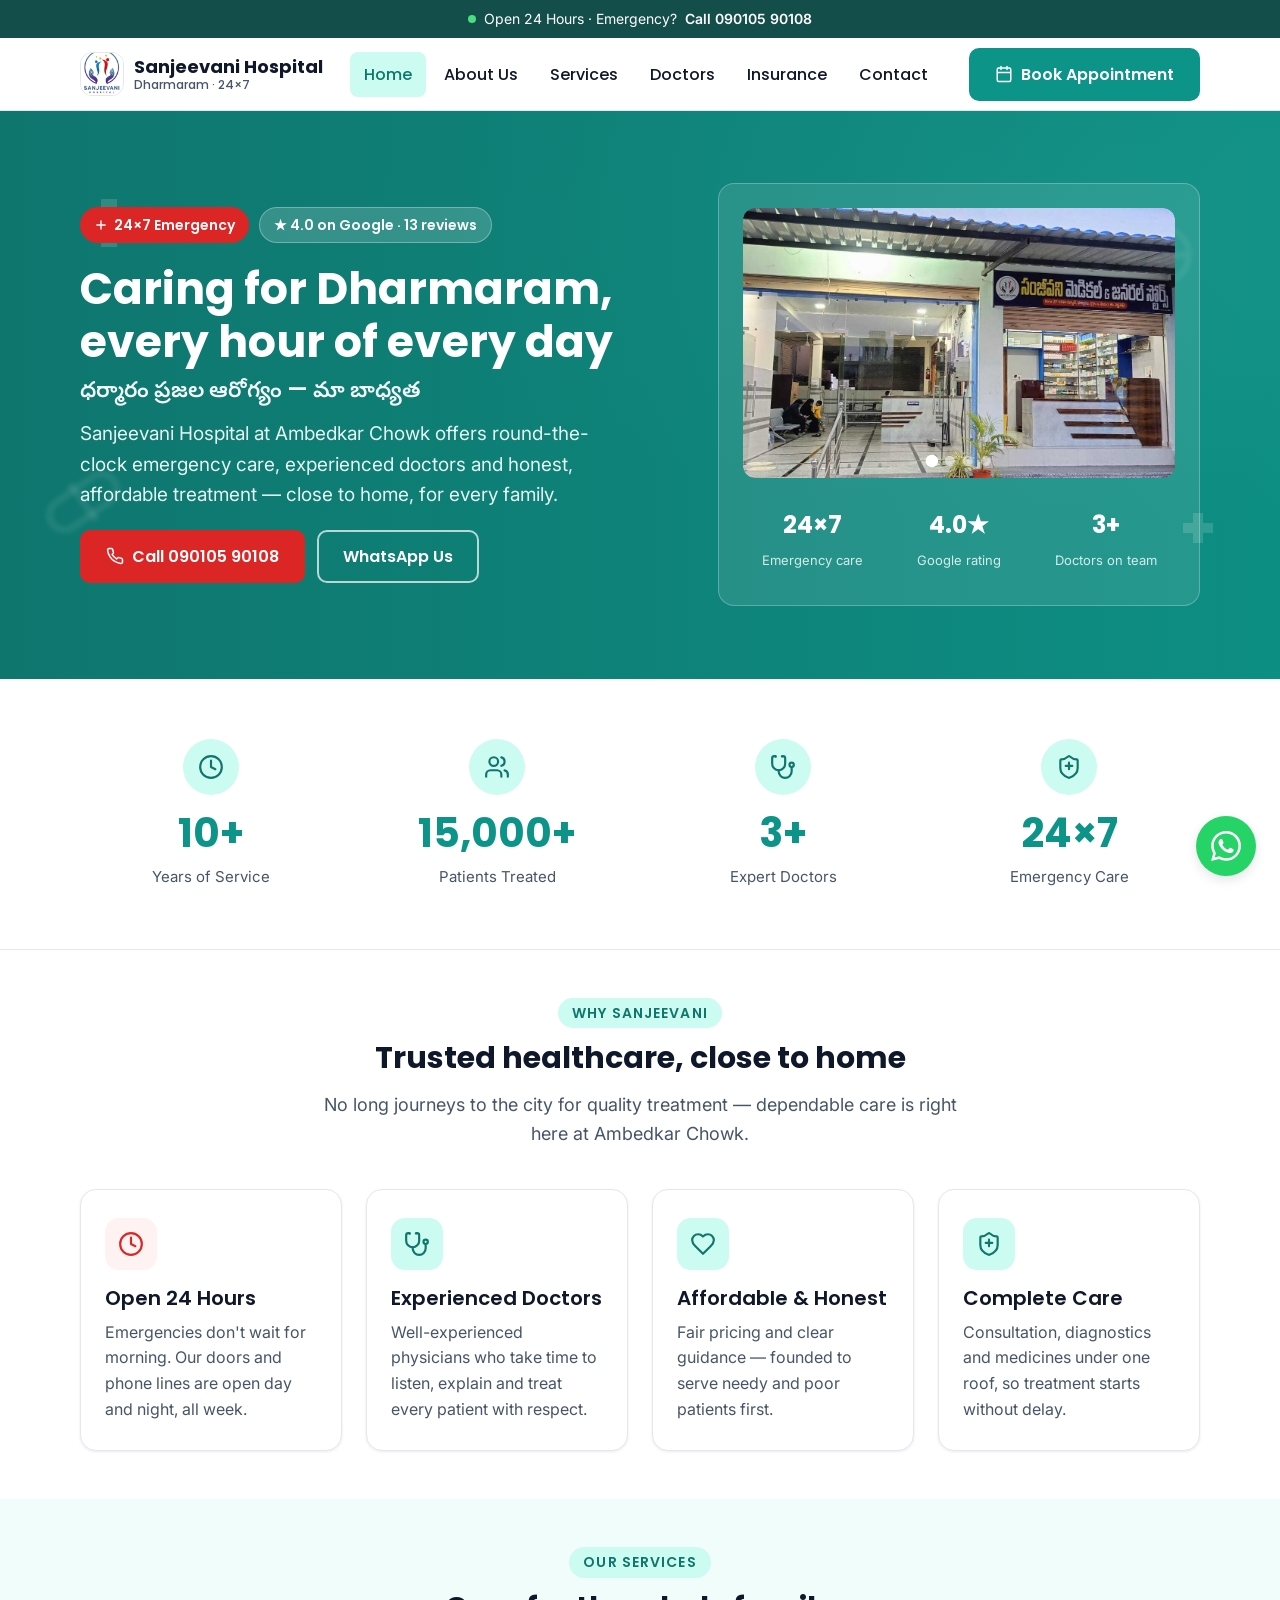
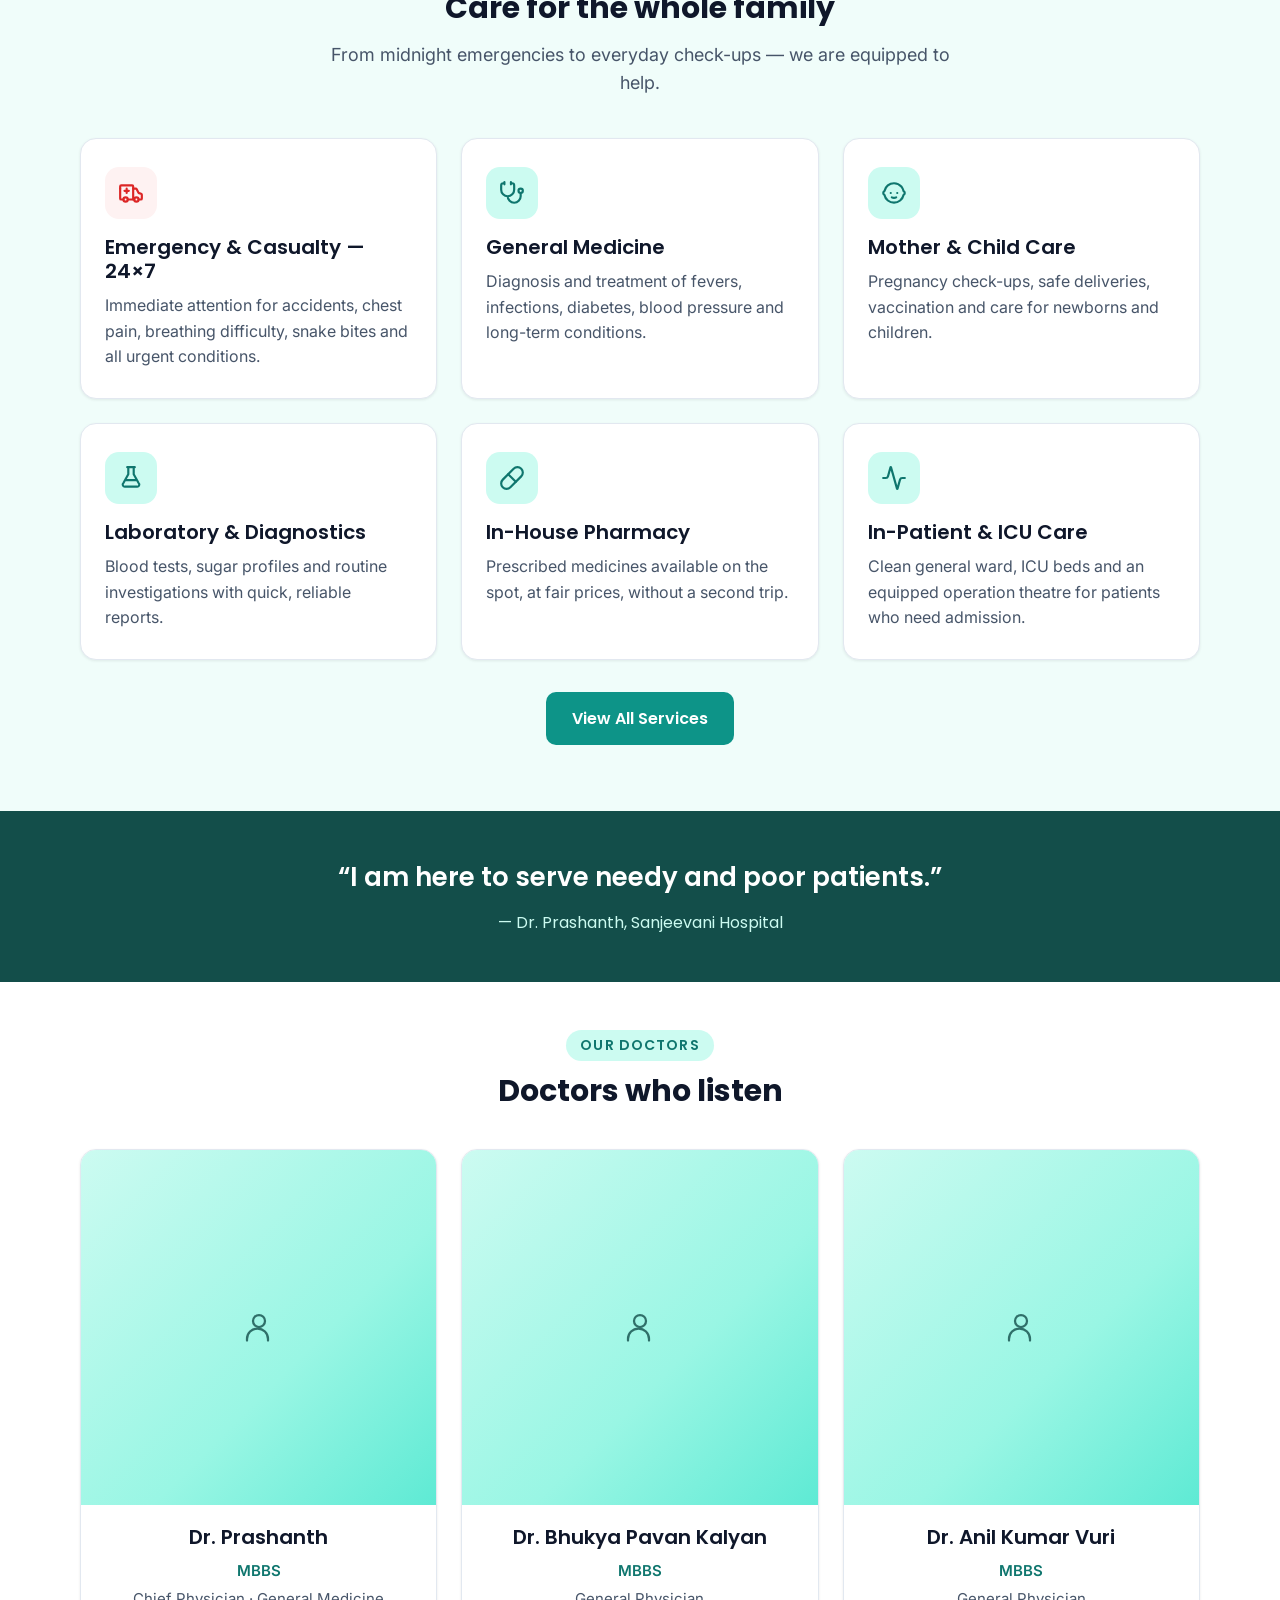
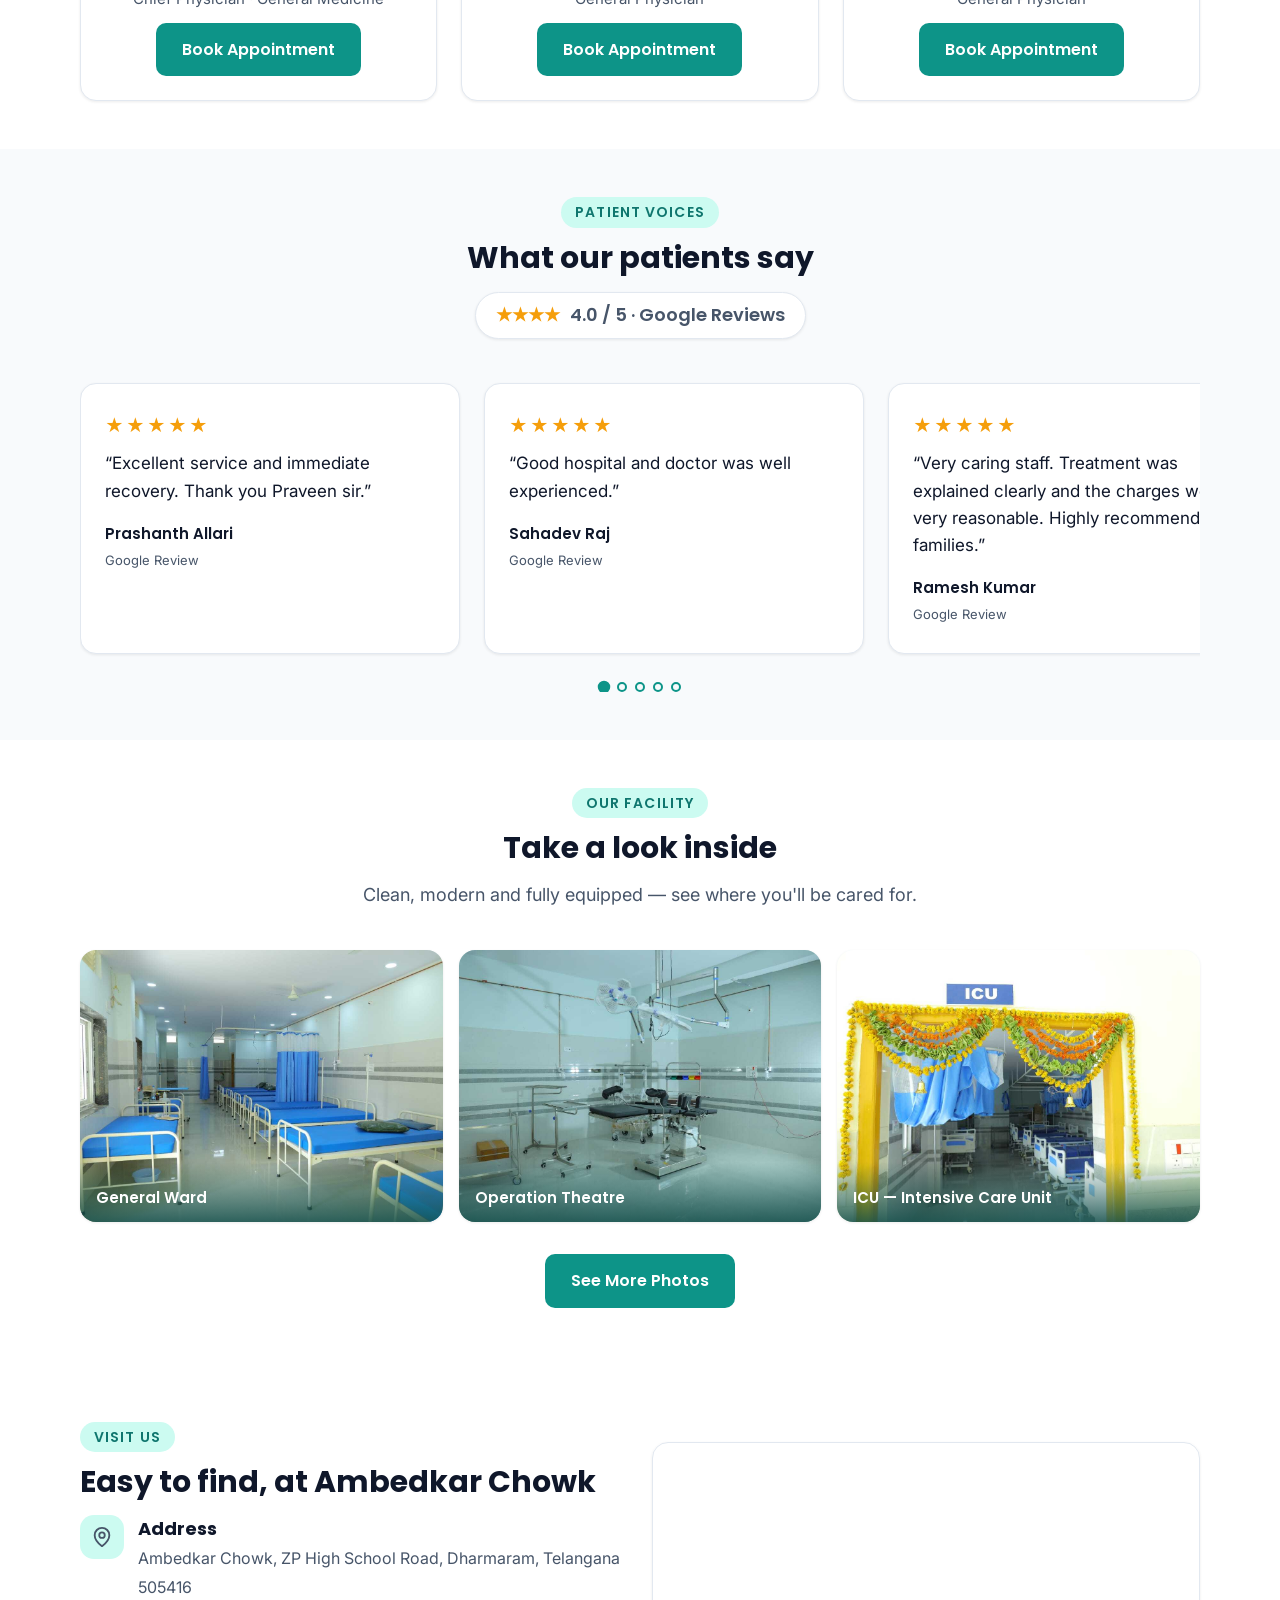
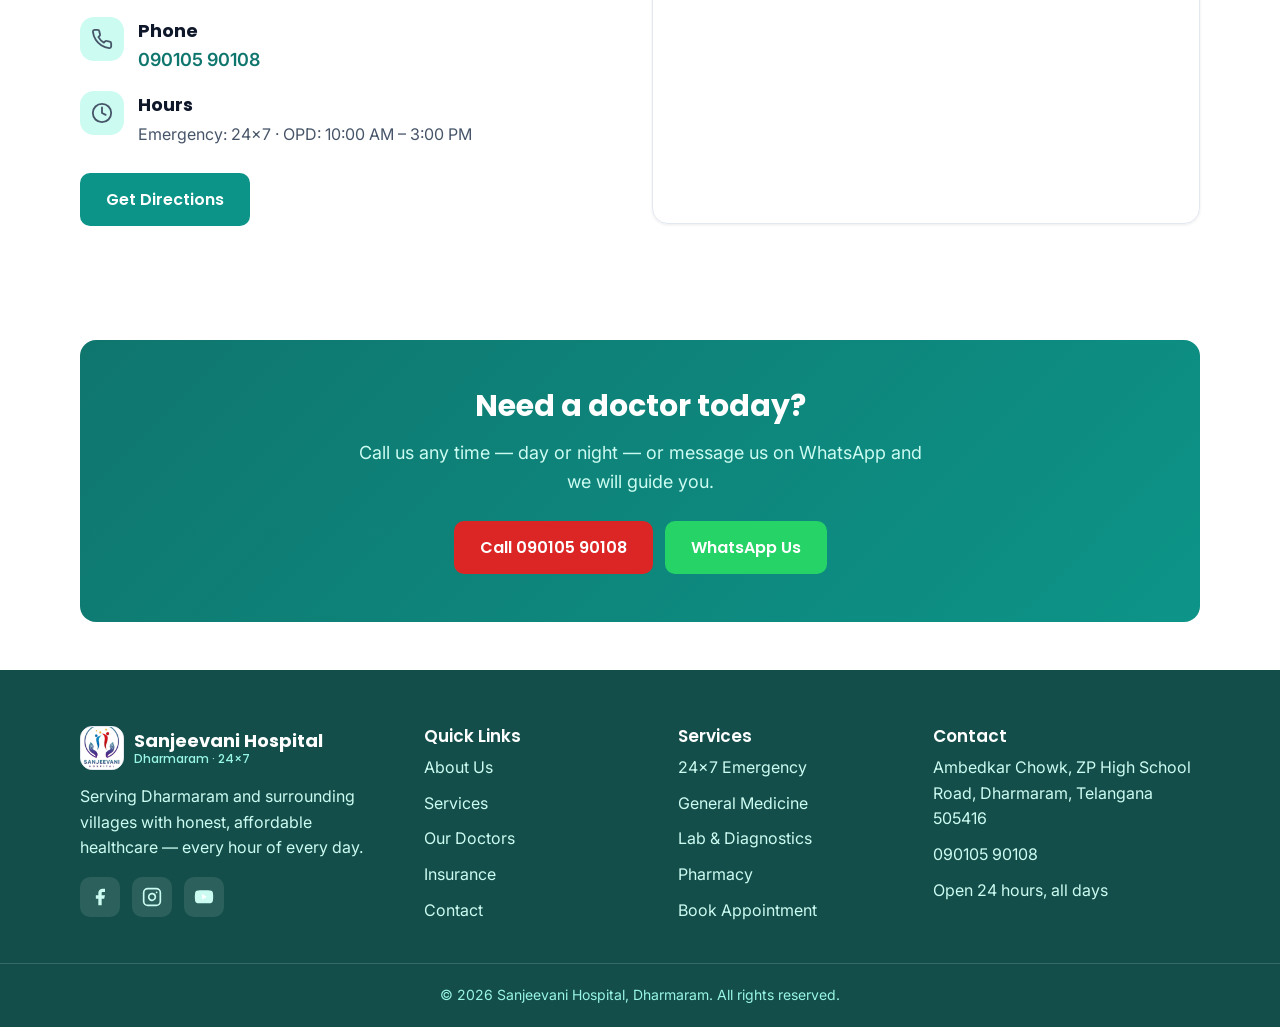
<file: index.html>
<!DOCTYPE html>
<html lang="en">
<head>
  <meta charset="UTF-8">
  <meta name="viewport" content="width=device-width, initial-scale=1">
  <title>Sanjeevani Hospital, Dharmaram — 24×7 Multi-Speciality Hospital in Karimnagar District</title>
  <meta name="description" content="Sanjeevani Hospital, Ambedkar Chowk, Dharmaram — 24×7 emergency care, general medicine, experienced doctors and affordable treatment for Dharmaram and Karimnagar district. Call 090105 90108.">
  <meta name="keywords" content="hospital in Dharmaram, Sanjeevani Hospital, 24 hours hospital Karimnagar, doctor Dharmaram, emergency hospital Telangana 505416">
  <meta name="robots" content="index, follow">
  <!-- TODO: replace sanjeevanihospital.in with the final domain everywhere before launch -->
  <link rel="canonical" href="https://www.sanjeevanihospital.in/">
  <meta property="og:type" content="website">
  <meta property="og:site_name" content="Sanjeevani Hospital">
  <meta property="og:title" content="Sanjeevani Hospital, Dharmaram — 24×7 Hospital in Karimnagar District">
  <meta property="og:description" content="24×7 emergency care, experienced doctors and affordable treatment at Ambedkar Chowk, Dharmaram. Call 090105 90108.">
  <meta property="og:url" content="https://www.sanjeevanihospital.in/">
  <meta property="og:image" content="https://www.sanjeevanihospital.in/images/sanjeevani_5.jpg">
  <meta property="og:locale" content="en_IN">
  <meta name="twitter:card" content="summary_large_image">
  <meta name="geo.region" content="IN-TG">
  <meta name="geo.placename" content="Dharmaram, Telangana">
  <link rel="icon" href="data:image/svg+xml,%3Csvg xmlns='http://www.w3.org/2000/svg' viewBox='0 0 32 32'%3E%3Crect width='32' height='32' rx='8' fill='%230D9488'/%3E%3Cpath d='M16 8v16M8 16h16' stroke='white' stroke-width='4' stroke-linecap='round'/%3E%3C/svg%3E">
  <link rel="preconnect" href="https://fonts.googleapis.com">
  <link rel="preconnect" href="https://fonts.gstatic.com" crossorigin>
  <link href="https://fonts.googleapis.com/css2?family=Poppins:wght@600;700&family=Inter:wght@400;500;600&family=Noto+Sans+Telugu:wght@400;600&display=swap" rel="stylesheet">
  <link rel="stylesheet" href="css/style.css">
  <script type="application/ld+json">
  {
    "@context": "https://schema.org",
    "@type": "Hospital",
    "name": "Sanjeevani Hospital",
    "description": "24×7 multi-speciality hospital serving Dharmaram and surrounding villages in Karimnagar district, Telangana.",
    "telephone": "+91-90105-90108",
    "address": {
      "@type": "PostalAddress",
      "streetAddress": "Ambedkar Chowk, ZP High School Road",
      "addressLocality": "Dharmaram",
      "addressRegion": "Telangana",
      "postalCode": "505416",
      "addressCountry": "IN"
    },
    "openingHours": "Mo-Su 00:00-24:00",
    "photo": [
      "https://www.sanjeevanihospital.in/images/sanjeevani_5.jpg",
      "https://www.sanjeevanihospital.in/images/sanjeevani_1.jpg",
      "https://www.sanjeevanihospital.in/images/sanjeevani_2.jpg"
    ],
    "aggregateRating": { "@type": "AggregateRating", "ratingValue": "4.0", "reviewCount": "13" }
  }
  </script>
</head>
<body>
  <a class="skip-link" href="#main">Skip to main content</a>

  <div class="emergency-strip">
    <div class="container">
      <span class="dot" aria-hidden="true"></span>
      <span>Open 24 Hours &middot; Emergency?</span>
      <a href="tel:+919010590108">Call 090105 90108</a>
    </div>
  </div>

  <header class="header">
    <div class="container header__inner">
      <a class="brand" href="index.html" aria-label="Sanjeevani Hospital — Home">
        <span class="brand__mark" aria-hidden="true">
          <img src="images/sanjeevani%20logo.jpg" alt="" width="44" height="44">
        </span>
        <span class="brand__name">Sanjeevani Hospital<small>Dharmaram &middot; 24×7</small></span>
      </a>
      <nav class="nav" id="site-nav" aria-label="Main navigation">
        <a href="index.html" aria-current="page">Home</a>
        <a href="about.html">About Us</a>
        <a href="services.html">Services</a>
        <a href="doctors.html">Doctors</a>
        <a href="insurance.html">Insurance</a>
        <a href="contact.html">Contact</a>
      </nav>
      <a class="btn btn--primary header__cta" href="book-appointment.html">
        <svg width="18" height="18" viewBox="0 0 24 24" fill="none" stroke="currentColor" stroke-width="2" stroke-linecap="round" stroke-linejoin="round" aria-hidden="true"><path d="M8 2v4M16 2v4M3 10h18M5 4h14a2 2 0 0 1 2 2v14a2 2 0 0 1-2 2H5a2 2 0 0 1-2-2V6a2 2 0 0 1 2-2z"/></svg>
        Book Appointment
      </a>
      <button class="nav-toggle" aria-expanded="false" aria-controls="site-nav" aria-label="Open menu">
        <svg width="26" height="26" viewBox="0 0 24 24" fill="none" stroke="currentColor" stroke-width="2" stroke-linecap="round" aria-hidden="true"><path d="M4 6h16M4 12h16M4 18h16"/></svg>
      </button>
    </div>
  </header>

  <main id="main">

    <!-- ============ HERO ============ -->
    <section class="hero">
      <div class="container hero__inner">
        <div>
          <div class="hero__badges">
            <span class="badge badge--emergency">
              <svg width="14" height="14" viewBox="0 0 24 24" fill="none" stroke="currentColor" stroke-width="2.5" stroke-linecap="round" aria-hidden="true"><path d="M12 5v14M5 12h14"/></svg>
              24×7 Emergency
            </span>
            <span class="badge badge--glassy">★ 4.0 on Google &middot; 13 reviews</span>
          </div>
          <h1>Caring for Dharmaram, every hour of every day
            <span class="telugu" lang="te">ధర్మారం ప్రజల ఆరోగ్యం — మా బాధ్యత</span>
          </h1>
          <p class="lead">Sanjeevani Hospital at Ambedkar Chowk offers round-the-clock emergency care, experienced doctors and honest, affordable treatment — close to home, for every family.</p>
          <div class="hero__actions">
            <a class="btn btn--emergency" href="tel:+919010590108">
              <svg width="18" height="18" viewBox="0 0 24 24" fill="none" stroke="currentColor" stroke-width="2" stroke-linecap="round" stroke-linejoin="round" aria-hidden="true"><path d="M22 16.92v3a2 2 0 0 1-2.18 2 19.79 19.79 0 0 1-8.63-3.07 19.5 19.5 0 0 1-6-6 19.79 19.79 0 0 1-3.07-8.67A2 2 0 0 1 4.11 2h3a2 2 0 0 1 2 1.72c.127.96.361 1.903.7 2.81a2 2 0 0 1-.45 2.11L8.09 9.91a16 16 0 0 0 6 6l1.27-1.27a2 2 0 0 1 2.11-.45c.907.339 1.85.573 2.81.7A2 2 0 0 1 22 16.92z"/></svg>
              Call 090105 90108
            </a>
            <a class="btn btn--outline" href="https://wa.me/919010590108?text=Namaste%2C%20I%20want%20to%20book%20an%20appointment%20at%20Sanjeevani%20Hospital." target="_blank" rel="noopener">WhatsApp Us</a>
          </div>
        </div>
        <div class="hero__card">
          <div class="hero__photo" style="aspect-ratio: 16 / 10;">
            <div class="hero-carousel" id="hero-carousel">
              <div class="hero-carousel__track">
                <div class="hero-carousel__slide"><img src="images/sanjeevani_5.jpg" alt="Front view of Sanjeevani Hospital at Ambedkar Chowk, Dharmaram" width="1600" height="713" fetchpriority="high"></div>
                <div class="hero-carousel__slide"><img src="images/sanjeevani_1.jpg" alt="Reception and waiting area of Sanjeevani Hospital" width="1280" height="853" loading="lazy"></div>
                <div class="hero-carousel__slide"><img src="images/sanjeevani_3.jpg" alt="Modern operation theatre with surgical equipment" width="1280" height="853" loading="lazy"></div>
                <div class="hero-carousel__slide"><img src="images/sanjeevani_4.jpg" alt="ICU intensive care unit at Sanjeevani Hospital" width="1280" height="853" loading="lazy"></div>
              </div>
              <div class="hero-carousel__dots">
                <button class="hero-carousel__dot is-active" aria-label="Slide 1"></button>
                <button class="hero-carousel__dot" aria-label="Slide 2"></button>
                <button class="hero-carousel__dot" aria-label="Slide 3"></button>
                <button class="hero-carousel__dot" aria-label="Slide 4"></button>
              </div>
            </div>
          </div>
          <div class="hero__stats">
            <div><strong>24×7</strong><span>Emergency care</span></div>
            <div><strong>4.0★</strong><span>Google rating</span></div>
            <div><strong>3+</strong><span>Doctors on team</span></div>
          </div>
        </div>
      </div>
    </section>

    <!-- ============ TRUST STATS BAR ============ -->
    <section class="trust-bar">
      <div class="container">
        <div class="trust-bar__grid">
          <div class="trust-bar__item reveal">
            <div class="trust-bar__icon">
              <svg width="26" height="26" viewBox="0 0 24 24" fill="none" stroke="currentColor" stroke-width="2" stroke-linecap="round" stroke-linejoin="round"><circle cx="12" cy="12" r="10"/><path d="M12 6v6l4 2"/></svg>
            </div>
            <strong class="trust-bar__number" data-count="10">10+</strong>
            <span class="trust-bar__label">Years of Service</span>
          </div>
          <div class="trust-bar__item reveal">
            <div class="trust-bar__icon">
              <svg width="26" height="26" viewBox="0 0 24 24" fill="none" stroke="currentColor" stroke-width="2" stroke-linecap="round" stroke-linejoin="round"><path d="M16 21v-2a4 4 0 0 0-4-4H6a4 4 0 0 0-4 4v2"/><circle cx="9" cy="7" r="4"/><path d="M22 21v-2a4 4 0 0 0-3-3.87M16 3.13a4 4 0 0 1 0 7.75"/></svg>
            </div>
            <strong class="trust-bar__number" data-count="15000">15,000+</strong>
            <span class="trust-bar__label">Patients Treated</span>
          </div>
          <div class="trust-bar__item reveal">
            <div class="trust-bar__icon">
              <svg width="26" height="26" viewBox="0 0 24 24" fill="none" stroke="currentColor" stroke-width="2" stroke-linecap="round" stroke-linejoin="round"><path d="M4.8 2.3A.3.3 0 1 0 5 2H4a2 2 0 0 0-2 2v5a6 6 0 0 0 6 6 6 6 0 0 0 6-6V4a2 2 0 0 0-2-2h-1a.2.2 0 1 0 .3.3"/><path d="M8 15v1a6 6 0 0 0 6 6 6 6 0 0 0 6-6v-4"/><circle cx="20" cy="10" r="2"/></svg>
            </div>
            <strong class="trust-bar__number" data-count="3">3+</strong>
            <span class="trust-bar__label">Expert Doctors</span>
          </div>
          <div class="trust-bar__item reveal">
            <div class="trust-bar__icon">
              <svg width="26" height="26" viewBox="0 0 24 24" fill="none" stroke="currentColor" stroke-width="2" stroke-linecap="round" stroke-linejoin="round"><path d="M20 13c0 5-3.5 7.5-7.66 8.95a1 1 0 0 1-.67-.01C7.5 20.5 4 18 4 13V6a1 1 0 0 1 1-1c2 0 4.5-1.2 6.24-2.72a1.17 1.17 0 0 1 1.52 0C14.51 3.81 17 5 19 5a1 1 0 0 1 1 1z"/><path d="M12 8v6M9 11h6"/></svg>
            </div>
            <strong class="trust-bar__number">24×7</strong>
            <span class="trust-bar__label">Emergency Care</span>
          </div>
        </div>
      </div>
    </section>

    <!-- ============ WHY US ============ -->
    <section class="section">
      <div class="container">
        <div class="section-head">
          <span class="kicker">Why Sanjeevani</span>
          <h2>Trusted healthcare, close to home</h2>
          <p>No long journeys to the city for quality treatment — dependable care is right here at Ambedkar Chowk.</p>
        </div>
        <div class="grid grid--4">
          <div class="card card--emergency reveal">
            <div class="card__icon">
              <svg width="26" height="26" viewBox="0 0 24 24" fill="none" stroke="currentColor" stroke-width="2" stroke-linecap="round" stroke-linejoin="round" aria-hidden="true"><circle cx="12" cy="12" r="10"/><path d="M12 6v6l4 2"/></svg>
            </div>
            <h3>Open 24 Hours</h3>
            <p>Emergencies don't wait for morning. Our doors and phone lines are open day and night, all week.</p>
          </div>
          <div class="card reveal">
            <div class="card__icon">
              <svg width="26" height="26" viewBox="0 0 24 24" fill="none" stroke="currentColor" stroke-width="2" stroke-linecap="round" stroke-linejoin="round" aria-hidden="true"><path d="M4.8 2.3A.3.3 0 1 0 5 2H4a2 2 0 0 0-2 2v5a6 6 0 0 0 6 6 6 6 0 0 0 6-6V4a2 2 0 0 0-2-2h-1a.2.2 0 1 0 .3.3"/><path d="M8 15v1a6 6 0 0 0 6 6 6 6 0 0 0 6-6v-4"/><circle cx="20" cy="10" r="2"/></svg>
            </div>
            <h3>Experienced Doctors</h3>
            <p>Well-experienced physicians who take time to listen, explain and treat every patient with respect.</p>
          </div>
          <div class="card reveal">
            <div class="card__icon">
              <svg width="26" height="26" viewBox="0 0 24 24" fill="none" stroke="currentColor" stroke-width="2" stroke-linecap="round" stroke-linejoin="round" aria-hidden="true"><path d="M19 14c1.49-1.46 3-3.21 3-5.5A5.5 5.5 0 0 0 16.5 3c-1.76 0-3 .5-4.5 2-1.5-1.5-2.74-2-4.5-2A5.5 5.5 0 0 0 2 8.5c0 2.3 1.5 4.05 3 5.5l7 7Z"/></svg>
            </div>
            <h3>Affordable &amp; Honest</h3>
            <p>Fair pricing and clear guidance — founded to serve needy and poor patients first.</p>
          </div>
          <div class="card reveal">
            <div class="card__icon">
              <svg width="26" height="26" viewBox="0 0 24 24" fill="none" stroke="currentColor" stroke-width="2" stroke-linecap="round" stroke-linejoin="round" aria-hidden="true"><path d="M20 13c0 5-3.5 7.5-7.66 8.95a1 1 0 0 1-.67-.01C7.5 20.5 4 18 4 13V6a1 1 0 0 1 1-1c2 0 4.5-1.2 6.24-2.72a1.17 1.17 0 0 1 1.52 0C14.51 3.81 17 5 19 5a1 1 0 0 1 1 1z"/><path d="M12 8v6M9 11h6"/></svg>
            </div>
            <h3>Complete Care</h3>
            <p>Consultation, diagnostics and medicines under one roof, so treatment starts without delay.</p>
          </div>
        </div>
      </div>
    </section>

    <!-- ============ SERVICES PREVIEW (demo data — confirm final list with hospital) ============ -->
    <section class="section section--alt">
      <div class="container">
        <div class="section-head">
          <span class="kicker">Our Services</span>
          <h2>Care for the whole family</h2>
          <p>From midnight emergencies to everyday check-ups — we are equipped to help.</p>
        </div>
        <div class="grid grid--3">
          <div class="card card--emergency reveal">
            <div class="card__icon">
              <svg width="26" height="26" viewBox="0 0 24 24" fill="none" stroke="currentColor" stroke-width="2" stroke-linecap="round" stroke-linejoin="round" aria-hidden="true"><path d="M10 10H6M8 8v4"/><path d="M19 18h2a1 1 0 0 0 1-1v-3.28a1 1 0 0 0-.684-.948l-1.923-.641a1 1 0 0 1-.578-.502l-1.539-3.076A1 1 0 0 0 16.382 8H14"/><path d="M2 8v9a1 1 0 0 0 1 1h2"/><path d="M14 18V6a1 1 0 0 0-1-1H3a1 1 0 0 0-1 1v2"/><circle cx="17" cy="18" r="2"/><circle cx="7" cy="18" r="2"/><path d="M9 18h6"/></svg>
            </div>
            <h3>Emergency &amp; Casualty — 24×7</h3>
            <p>Immediate attention for accidents, chest pain, breathing difficulty, snake bites and all urgent conditions.</p>
          </div>
          <div class="card reveal">
            <div class="card__icon">
              <svg width="26" height="26" viewBox="0 0 24 24" fill="none" stroke="currentColor" stroke-width="2" stroke-linecap="round" stroke-linejoin="round" aria-hidden="true"><path d="M11 2v2M5 2v2M5 3H4a2 2 0 0 0-2 2v4a6 6 0 0 0 12 0V5a2 2 0 0 0-2-2h-1M8 15a6 6 0 0 0 12 0v-3"/><circle cx="20" cy="10" r="2"/></svg>
            </div>
            <h3>General Medicine</h3>
            <p>Diagnosis and treatment of fevers, infections, diabetes, blood pressure and long-term conditions.</p>
          </div>
          <div class="card reveal">
            <div class="card__icon">
              <svg width="26" height="26" viewBox="0 0 24 24" fill="none" stroke="currentColor" stroke-width="2" stroke-linecap="round" stroke-linejoin="round" aria-hidden="true"><path d="M9 12h.01M15 12h.01M10 16c.5.3 1.2.5 2 .5s1.5-.2 2-.5"/><path d="M19 6.3a9 9 0 0 1 1.8 3.9 2 2 0 0 1 0 3.6 9 9 0 0 1-17.6 0 2 2 0 0 1 0-3.6A9 9 0 0 1 12 3c2.8 0 5.2 1.3 7 3.3"/></svg>
            </div>
            <h3>Mother &amp; Child Care</h3>
            <p>Pregnancy check-ups, safe deliveries, vaccination and care for newborns and children.</p>
          </div>
          <div class="card reveal">
            <div class="card__icon">
              <svg width="26" height="26" viewBox="0 0 24 24" fill="none" stroke="currentColor" stroke-width="2" stroke-linecap="round" stroke-linejoin="round" aria-hidden="true"><path d="M14.5 2v6.5l4.5 8.06A2 2 0 0 1 17.24 20H6.76A2 2 0 0 1 5 16.56L9.5 8.5V2M8.5 2h7M7 14h10"/></svg>
            </div>
            <h3>Laboratory &amp; Diagnostics</h3>
            <p>Blood tests, sugar profiles and routine investigations with quick, reliable reports.</p>
          </div>
          <div class="card reveal">
            <div class="card__icon">
              <svg width="26" height="26" viewBox="0 0 24 24" fill="none" stroke="currentColor" stroke-width="2" stroke-linecap="round" stroke-linejoin="round" aria-hidden="true"><path d="m10.5 20.5 10-10a4.95 4.95 0 1 0-7-7l-10 10a4.95 4.95 0 1 0 7 7Z"/><path d="m8.5 8.5 7 7"/></svg>
            </div>
            <h3>In-House Pharmacy</h3>
            <p>Prescribed medicines available on the spot, at fair prices, without a second trip.</p>
          </div>
          <div class="card reveal">
            <div class="card__icon">
              <svg width="26" height="26" viewBox="0 0 24 24" fill="none" stroke="currentColor" stroke-width="2" stroke-linecap="round" stroke-linejoin="round" aria-hidden="true"><path d="M22 12h-2.48a2 2 0 0 0-1.93 1.46l-2.35 8.36a.25.25 0 0 1-.48 0L9.24 2.18a.25.25 0 0 0-.48 0l-2.35 8.36A2 2 0 0 1 4.49 12H2"/></svg>
            </div>
            <h3>In-Patient &amp; ICU Care</h3>
            <p>Clean general ward, ICU beds and an equipped operation theatre for patients who need admission.</p>
          </div>
        </div>
        <p style="text-align:center; margin-top:32px;">
          <a class="btn btn--primary" href="services.html">View All Services</a>
        </p>
      </div>
    </section>

    <!-- ============ MISSION ============ -->
    <section class="section mission">
      <div class="container">
        <blockquote lang="en">
          &ldquo;I am here to serve needy and poor patients.&rdquo;
          <cite>— Dr. Prashanth, Sanjeevani Hospital</cite>
        </blockquote>
      </div>
    </section>

    <!-- ============ DOCTORS PREVIEW (demo data — confirm names, qualifications & timings) ============ -->
    <section class="section">
      <div class="container">
        <div class="section-head">
          <span class="kicker">Our Doctors</span>
          <h2>Doctors who listen</h2>
        </div>
        <div class="grid grid--3">
          <div class="card doctor-card reveal">
            <div class="doctor-card__photo">
              <div class="ph"><svg width="36" height="36" viewBox="0 0 24 24" fill="none" stroke="currentColor" stroke-width="1.5" stroke-linecap="round" stroke-linejoin="round" aria-hidden="true"><circle cx="12" cy="8" r="4"/><path d="M4 21v-1a7 7 0 0 1 14 0v1"/></svg></div>
            </div>
            <div class="doctor-card__body">
              <h3>Dr. Prashanth</h3>
              <p class="quals">MBBS</p>
              <p class="meta">Chief Physician &middot; General Medicine</p>
              <a class="btn btn--primary" href="book-appointment.html">Book Appointment</a>
            </div>
          </div>
          <div class="card doctor-card reveal">
            <div class="doctor-card__photo">
              <div class="ph"><svg width="36" height="36" viewBox="0 0 24 24" fill="none" stroke="currentColor" stroke-width="1.5" stroke-linecap="round" stroke-linejoin="round" aria-hidden="true"><circle cx="12" cy="8" r="4"/><path d="M4 21v-1a7 7 0 0 1 14 0v1"/></svg></div>
            </div>
            <div class="doctor-card__body">
              <h3>Dr. Bhukya Pavan Kalyan</h3>
              <p class="quals">MBBS</p>
              <p class="meta">General Physician</p>
              <a class="btn btn--primary" href="book-appointment.html">Book Appointment</a>
            </div>
          </div>
          <div class="card doctor-card reveal">
            <div class="doctor-card__photo">
              <div class="ph"><svg width="36" height="36" viewBox="0 0 24 24" fill="none" stroke="currentColor" stroke-width="1.5" stroke-linecap="round" stroke-linejoin="round" aria-hidden="true"><circle cx="12" cy="8" r="4"/><path d="M4 21v-1a7 7 0 0 1 14 0v1"/></svg></div>
            </div>
            <div class="doctor-card__body">
              <h3>Dr. Anil Kumar Vuri</h3>
              <p class="quals">MBBS</p>
              <p class="meta">General Physician</p>
              <a class="btn btn--primary" href="book-appointment.html">Book Appointment</a>
            </div>
          </div>
        </div>
      </div>
    </section>

    <!-- ============ REVIEWS ============ -->
    <section class="section section--muted">
      <div class="container">
        <div class="section-head">
          <span class="kicker">Patient Voices</span>
          <h2>What our patients say</h2>
          <p style="margin-top:16px;"><span class="rating-summary"><span class="stars" aria-hidden="true">★★★★</span> 4.0 / 5 &middot; Google Reviews</span></p>
        </div>
        <div class="testimonial-carousel" id="testimonial-carousel">
          <div class="testimonial-carousel__track">
            <div class="card review-card reveal">
              <div class="stars" aria-label="5 out of 5 stars">★★★★★</div>
              <blockquote>&ldquo;Excellent service and immediate recovery. Thank you Praveen sir.&rdquo;</blockquote>
              <cite>Prashanth Allari</cite>
              <span class="src">Google Review</span>
            </div>
            <div class="card review-card reveal">
              <div class="stars" aria-label="5 out of 5 stars">★★★★★</div>
              <blockquote>&ldquo;Good hospital and doctor was well experienced.&rdquo;</blockquote>
              <cite>Sahadev Raj</cite>
              <span class="src">Google Review</span>
            </div>
            <div class="card review-card reveal">
              <div class="stars" aria-label="5 out of 5 stars">★★★★★</div>
              <blockquote>&ldquo;Very caring staff. Treatment was explained clearly and the charges were very reasonable. Highly recommend for families.&rdquo;</blockquote>
              <cite>Ramesh Kumar</cite>
              <span class="src">Google Review</span>
            </div>
            <div class="card review-card reveal">
              <div class="stars" aria-label="4 out of 5 stars">★★★★☆</div>
              <blockquote>&ldquo;Came late at night for emergency. Doctor attended us immediately. Grateful for the 24-hour service.&rdquo;</blockquote>
              <cite>Lakshmi Devi</cite>
              <span class="src">Google Review</span>
            </div>
            <div class="card review-card reveal">
              <div class="stars" aria-label="5 out of 5 stars">★★★★★</div>
              <blockquote>&ldquo;Best hospital in Dharmaram. Clean rooms, good medicines and doctor is very polite. Will come again.&rdquo;</blockquote>
              <cite>Venkat Reddy</cite>
              <span class="src">Google Review</span>
            </div>
          </div>
          <div class="testimonial-carousel__nav" id="testimonial-nav"></div>
        </div>
      </div>
    </section>

    <!-- ============ FACILITY GALLERY ============ -->
    <section class="section">
      <div class="container">
        <div class="section-head">
          <span class="kicker">Our Facility</span>
          <h2>Take a look inside</h2>
          <p>Clean, modern and fully equipped — see where you'll be cared for.</p>
        </div>
        <div class="gallery-grid">
          <figure class="reveal">
            <img src="images/sanjeevani_2.jpg" alt="General ward with clean beds at Sanjeevani Hospital" width="1280" height="853" loading="lazy">
            <figcaption>General Ward</figcaption>
          </figure>
          <figure class="reveal">
            <img src="images/sanjeevani_3.jpg" alt="Operation theatre with surgical lights and equipment" width="1280" height="853" loading="lazy">
            <figcaption>Operation Theatre</figcaption>
          </figure>
          <figure class="reveal">
            <img src="images/sanjeevani_4.jpg" alt="ICU entrance with intensive care beds at Sanjeevani Hospital" width="1280" height="853" loading="lazy">
            <figcaption>ICU — Intensive Care Unit</figcaption>
          </figure>
        </div>
        <p style="text-align:center; margin-top:32px;">
          <a class="btn btn--primary" href="about.html#gallery">See More Photos</a>
        </p>
      </div>
    </section>

    <!-- ============ VISIT US ============ -->
    <section class="section">
      <div class="container">
        <div class="grid grid--2" style="align-items:center;">
          <div>
            <span class="kicker" style="display:inline-block;font-family:var(--font-head);font-weight:600;font-size:14px;letter-spacing:.08em;text-transform:uppercase;color:var(--primary-dark);background:var(--primary-light);padding:4px 14px;border-radius:999px;margin-bottom:12px;">Visit Us</span>
            <h2>Easy to find, at Ambedkar Chowk</h2>
            <ul class="info-list">
              <li>
                <span class="card__icon" aria-hidden="true"><svg width="22" height="22" viewBox="0 0 24 24" fill="none" stroke="currentColor" stroke-width="2" stroke-linecap="round" stroke-linejoin="round"><path d="M20 10c0 6-8 12-8 12s-8-6-8-12a8 8 0 0 1 16 0Z"/><circle cx="12" cy="10" r="3"/></svg></span>
                <div><strong>Address</strong><span>Ambedkar Chowk, ZP High School Road, Dharmaram, Telangana 505416</span></div>
              </li>
              <li>
                <span class="card__icon" aria-hidden="true"><svg width="22" height="22" viewBox="0 0 24 24" fill="none" stroke="currentColor" stroke-width="2" stroke-linecap="round" stroke-linejoin="round"><path d="M22 16.92v3a2 2 0 0 1-2.18 2 19.79 19.79 0 0 1-8.63-3.07 19.5 19.5 0 0 1-6-6 19.79 19.79 0 0 1-3.07-8.67A2 2 0 0 1 4.11 2h3a2 2 0 0 1 2 1.72c.127.96.361 1.903.7 2.81a2 2 0 0 1-.45 2.11L8.09 9.91a16 16 0 0 0 6 6l1.27-1.27a2 2 0 0 1 2.11-.45c.907.339 1.85.573 2.81.7A2 2 0 0 1 22 16.92z"/></svg></span>
                <div><strong>Phone</strong><a href="tel:+919010590108">090105 90108</a></div>
              </li>
              <li>
                <span class="card__icon" aria-hidden="true"><svg width="22" height="22" viewBox="0 0 24 24" fill="none" stroke="currentColor" stroke-width="2" stroke-linecap="round" stroke-linejoin="round"><circle cx="12" cy="12" r="10"/><path d="M12 6v6l4 2"/></svg></span>
                <div><strong>Hours</strong><span>Emergency: 24×7 &middot; OPD: 10:00 AM – 3:00 PM</span></div>
              </li>
            </ul>
            <p style="margin-top:24px;">
              <a class="btn btn--primary" href="https://www.google.com/maps/dir/?api=1&destination=Sanjeevani+Hospital+Dharmaram+Telangana+505416" target="_blank" rel="noopener">Get Directions</a>
            </p>
          </div>
          <div class="map-frame reveal">
            <iframe title="Map showing Sanjeevani Hospital, Dharmaram" src="https://www.google.com/maps?q=Sanjeevani%20Hospital%20Dharmaram%20Telangana%20505416&output=embed" loading="lazy" referrerpolicy="no-referrer-when-downgrade" allowfullscreen></iframe>
          </div>
        </div>
      </div>
    </section>

    <!-- ============ CTA ============ -->
    <section class="section">
      <div class="container">
        <div class="cta-block reveal">
          <h2>Need a doctor today?</h2>
          <p>Call us any time — day or night — or message us on WhatsApp and we will guide you.</p>
          <div class="hero__actions">
            <a class="btn btn--emergency" href="tel:+919010590108">Call 090105 90108</a>
            <a class="btn btn--whatsapp" href="https://wa.me/919010590108?text=Namaste%2C%20I%20want%20to%20book%20an%20appointment%20at%20Sanjeevani%20Hospital." target="_blank" rel="noopener">WhatsApp Us</a>
          </div>
        </div>
      </div>
    </section>
  </main>

  <!-- ============ FOOTER ============ -->
  <footer class="footer">
    <div class="container footer__grid">
      <div>
        <a class="brand" href="index.html" style="margin-bottom:14px;">
          <span class="brand__mark" aria-hidden="true">
            <img src="images/sanjeevani%20logo.jpg" alt="" width="44" height="44">
          </span>
          <span class="brand__name">Sanjeevani Hospital<small>Dharmaram &middot; 24×7</small></span>
        </a>
        <p style="margin-top:14px;">Serving Dharmaram and surrounding villages with honest, affordable healthcare — every hour of every day.</p>
        <div class="footer__social">
          <a href="#" aria-label="Facebook" target="_blank" rel="noopener"><svg width="20" height="20" viewBox="0 0 24 24" fill="currentColor"><path d="M18 2h-3a5 5 0 0 0-5 5v3H7v4h3v8h4v-8h3l1-4h-4V7a1 1 0 0 1 1-1h3z"/></svg></a>
          <a href="#" aria-label="Instagram" target="_blank" rel="noopener"><svg width="20" height="20" viewBox="0 0 24 24" fill="none" stroke="currentColor" stroke-width="2" stroke-linecap="round" stroke-linejoin="round"><rect width="20" height="20" x="2" y="2" rx="5"/><path d="M16 11.37A4 4 0 1 1 12.63 8 4 4 0 0 1 16 11.37z"/><line x1="17.5" x2="17.51" y1="6.5" y2="6.5"/></svg></a>
          <a href="#" aria-label="YouTube" target="_blank" rel="noopener"><svg width="20" height="20" viewBox="0 0 24 24" fill="currentColor"><path d="M22.54 6.42a2.78 2.78 0 0 0-1.94-2C18.88 4 12 4 12 4s-6.88 0-8.6.46a2.78 2.78 0 0 0-1.94 2A29 29 0 0 0 1 11.75a29 29 0 0 0 .46 5.33A2.78 2.78 0 0 0 3.4 19.1c1.72.46 8.6.46 8.6.46s6.88 0 8.6-.46a2.78 2.78 0 0 0 1.94-2 29 29 0 0 0 .46-5.25 29 29 0 0 0-.46-5.43z"/><polygon points="9.75 15.02 15.5 11.75 9.75 8.48 9.75 15.02" fill="#fff"/></svg></a>
        </div>
      </div>
      <div>
        <h3>Quick Links</h3>
        <ul>
          <li><a href="about.html">About Us</a></li>
          <li><a href="services.html">Services</a></li>
          <li><a href="doctors.html">Our Doctors</a></li>
          <li><a href="insurance.html">Insurance</a></li>
          <li><a href="contact.html">Contact</a></li>
        </ul>
      </div>
      <div>
        <h3>Services</h3>
        <ul>
          <li><a href="services.html">24×7 Emergency</a></li>
          <li><a href="services.html">General Medicine</a></li>
          <li><a href="services.html">Lab &amp; Diagnostics</a></li>
          <li><a href="services.html">Pharmacy</a></li>
          <li><a href="book-appointment.html">Book Appointment</a></li>
        </ul>
      </div>
      <div>
        <h3>Contact</h3>
        <ul>
          <li>Ambedkar Chowk, ZP High School Road, Dharmaram, Telangana 505416</li>
          <li><a href="tel:+919010590108">090105 90108</a></li>
          <li>Open 24 hours, all days</li>
        </ul>
      </div>
    </div>
    <div class="footer__bottom">
      <div class="container">&copy; 2026 Sanjeevani Hospital, Dharmaram. All rights reserved.</div>
    </div>
  </footer>

  <!-- Floating WhatsApp (desktop) -->
  <a class="float-wa" href="https://wa.me/919010590108?text=Namaste%2C%20I%20want%20to%20book%20an%20appointment%20at%20Sanjeevani%20Hospital." target="_blank" rel="noopener" aria-label="Chat on WhatsApp">
    <svg width="30" height="30" viewBox="0 0 24 24" fill="currentColor" aria-hidden="true"><path d="M17.472 14.382c-.297-.149-1.758-.867-2.03-.967-.273-.099-.471-.148-.67.15-.197.297-.767.966-.94 1.164-.173.199-.347.223-.644.075-.297-.15-1.255-.463-2.39-1.475-.883-.788-1.48-1.761-1.653-2.059-.173-.297-.018-.458.13-.606.134-.133.297-.347.446-.52.149-.174.198-.298.298-.497.099-.198.05-.371-.025-.52-.075-.149-.669-1.612-.916-2.207-.242-.579-.487-.5-.669-.51-.173-.008-.371-.01-.57-.01-.198 0-.52.074-.792.372-.272.297-1.04 1.016-1.04 2.479 0 1.462 1.065 2.875 1.213 3.074.149.198 2.096 3.2 5.077 4.487.709.306 1.262.489 1.694.625.712.227 1.36.195 1.871.118.571-.085 1.758-.719 2.006-1.413.248-.694.248-1.289.173-1.413-.074-.124-.272-.198-.57-.347m-5.421 7.403h-.004a9.87 9.87 0 01-5.031-1.378l-.361-.214-3.741.982.998-3.648-.235-.374a9.86 9.86 0 01-1.51-5.26c.001-5.45 4.436-9.884 9.888-9.884 2.64 0 5.122 1.03 6.988 2.898a9.825 9.825 0 012.893 6.994c-.003 5.45-4.437 9.884-9.885 9.884m8.413-18.297A11.815 11.815 0 0012.05 0C5.495 0 .16 5.335.157 11.892c0 2.096.547 4.142 1.588 5.945L.057 24l6.305-1.654a11.882 11.882 0 005.683 1.448h.005c6.554 0 11.89-5.335 11.893-11.893a11.821 11.821 0 00-3.48-8.413z"/></svg>
  </a>

  <!-- Mobile action bar -->
  <nav class="action-bar" aria-label="Quick actions">
    <a class="ab-call" href="tel:+919010590108">
      <svg width="22" height="22" viewBox="0 0 24 24" fill="none" stroke="currentColor" stroke-width="2" stroke-linecap="round" stroke-linejoin="round" aria-hidden="true"><path d="M22 16.92v3a2 2 0 0 1-2.18 2 19.79 19.79 0 0 1-8.63-3.07 19.5 19.5 0 0 1-6-6 19.79 19.79 0 0 1-3.07-8.67A2 2 0 0 1 4.11 2h3a2 2 0 0 1 2 1.72c.127.96.361 1.903.7 2.81a2 2 0 0 1-.45 2.11L8.09 9.91a16 16 0 0 0 6 6l1.27-1.27a2 2 0 0 1 2.11-.45c.907.339 1.85.573 2.81.7A2 2 0 0 1 22 16.92z"/></svg>
      Call
    </a>
    <a class="ab-wa" href="https://wa.me/919010590108?text=Namaste%2C%20I%20want%20to%20book%20an%20appointment%20at%20Sanjeevani%20Hospital." target="_blank" rel="noopener">
      <svg width="22" height="22" viewBox="0 0 24 24" fill="currentColor" aria-hidden="true"><path d="M17.472 14.382c-.297-.149-1.758-.867-2.03-.967-.273-.099-.471-.148-.67.15-.197.297-.767.966-.94 1.164-.173.199-.347.223-.644.075-.297-.15-1.255-.463-2.39-1.475-.883-.788-1.48-1.761-1.653-2.059-.173-.297-.018-.458.13-.606.134-.133.297-.347.446-.52.149-.174.198-.298.298-.497.099-.198.05-.371-.025-.52-.075-.149-.669-1.612-.916-2.207-.242-.579-.487-.5-.669-.51-.173-.008-.371-.01-.57-.01-.198 0-.52.074-.792.372-.272.297-1.04 1.016-1.04 2.479 0 1.462 1.065 2.875 1.213 3.074.149.198 2.096 3.2 5.077 4.487.709.306 1.262.489 1.694.625.712.227 1.36.195 1.871.118.571-.085 1.758-.719 2.006-1.413.248-.694.248-1.289.173-1.413-.074-.124-.272-.198-.57-.347m-5.421 7.403h-.004a9.87 9.87 0 01-5.031-1.378l-.361-.214-3.741.982.998-3.648-.235-.374a9.86 9.86 0 01-1.51-5.26c.001-5.45 4.436-9.884 9.888-9.884 2.64 0 5.122 1.03 6.988 2.898a9.825 9.825 0 012.893 6.994c-.003 5.45-4.437 9.884-9.885 9.884m8.413-18.297A11.815 11.815 0 0012.05 0C5.495 0 .16 5.335.157 11.892c0 2.096.547 4.142 1.588 5.945L.057 24l6.305-1.654a11.882 11.882 0 005.683 1.448h.005c6.554 0 11.89-5.335 11.893-11.893a11.821 11.821 0 00-3.48-8.413z"/></svg>
      WhatsApp
    </a>
    <a class="ab-dir" href="https://www.google.com/maps/dir/?api=1&destination=Sanjeevani+Hospital+Dharmaram+Telangana+505416" target="_blank" rel="noopener">
      <svg width="22" height="22" viewBox="0 0 24 24" fill="none" stroke="currentColor" stroke-width="2" stroke-linecap="round" stroke-linejoin="round" aria-hidden="true"><path d="M20 10c0 6-8 12-8 12s-8-6-8-12a8 8 0 0 1 16 0Z"/><circle cx="12" cy="10" r="3"/></svg>
      Directions
    </a>
  </nav>

  <script src="js/main.js" defer></script>
</body>
</html>
</file>
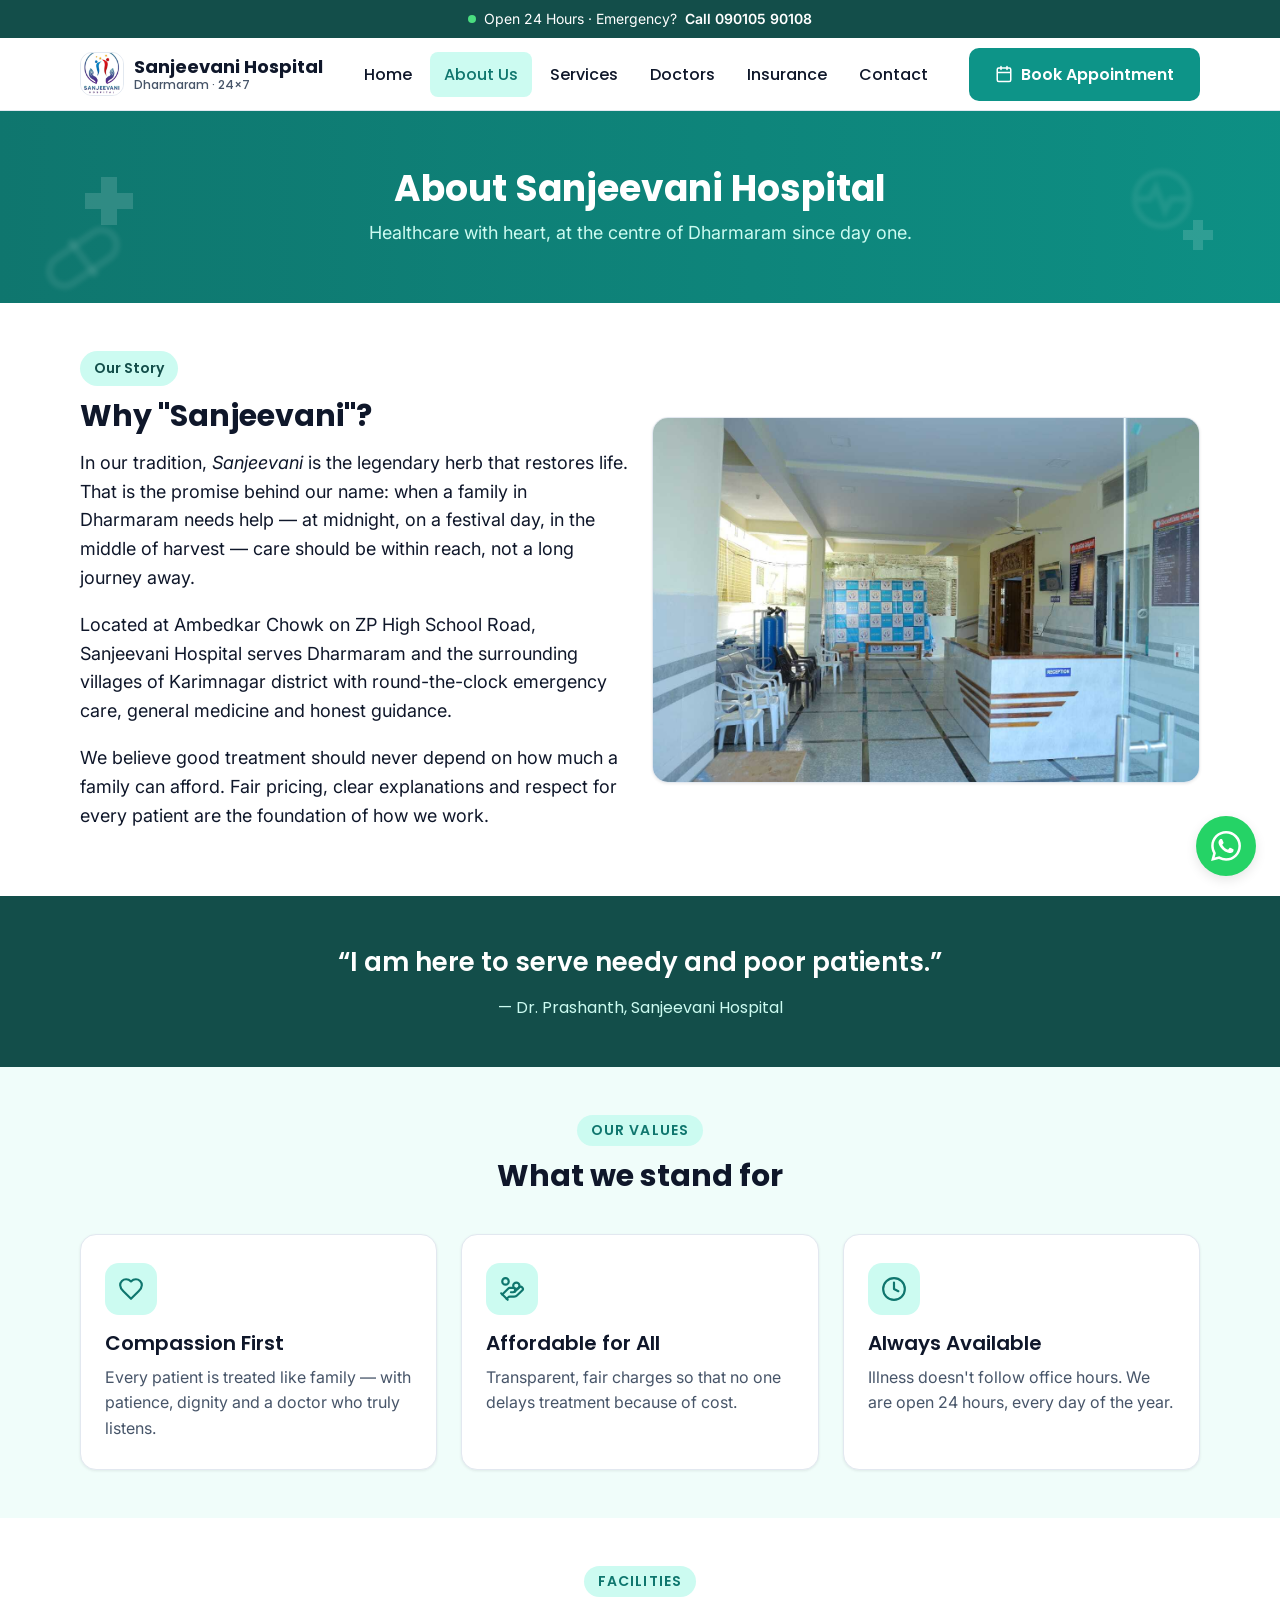
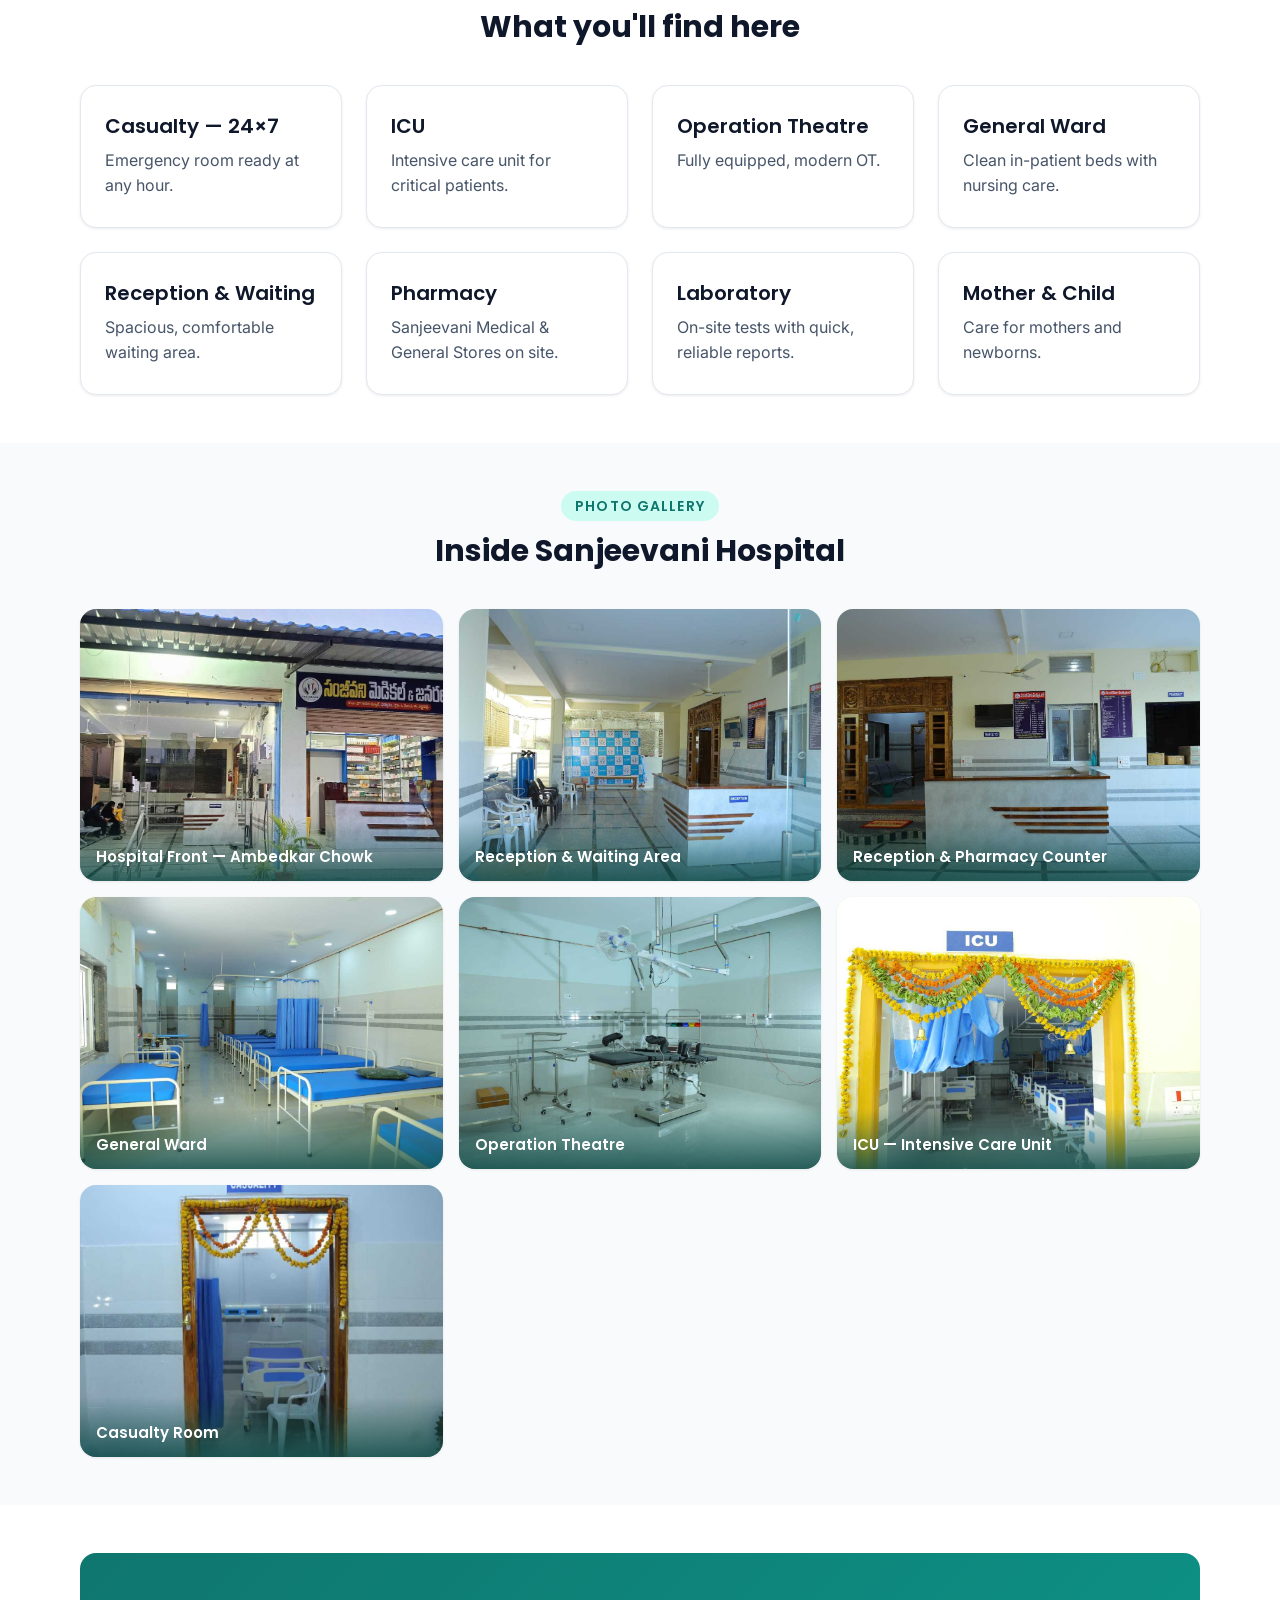
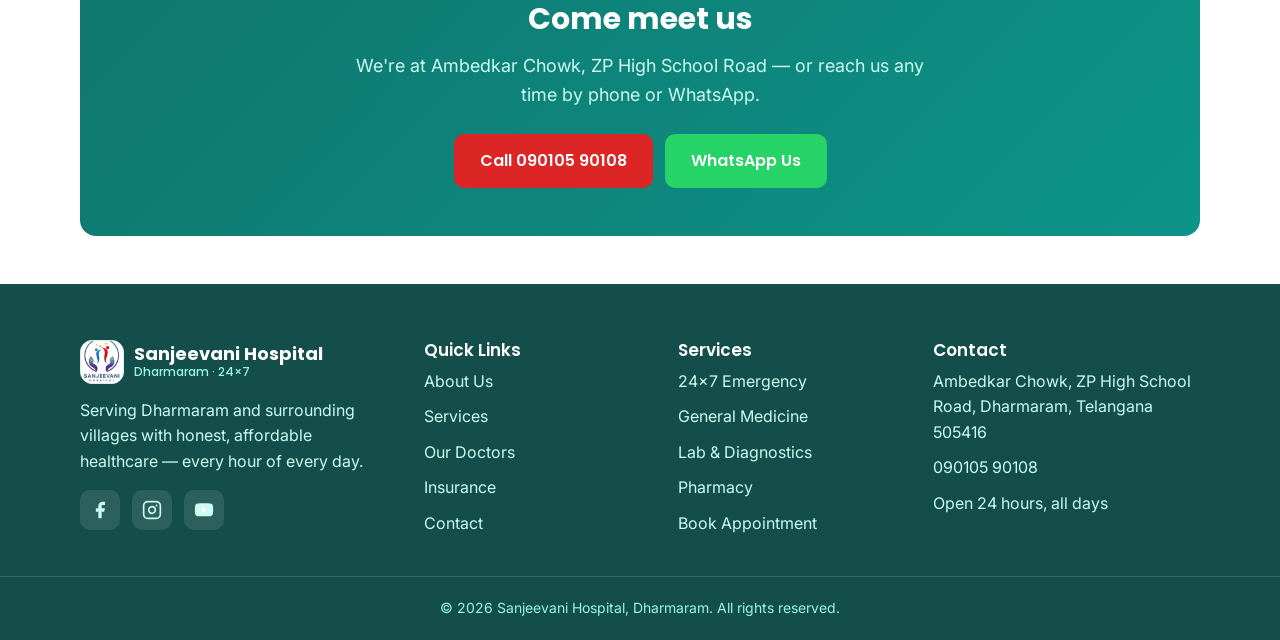
<file: about.html>
<!DOCTYPE html>
<html lang="en">
<head>
  <meta charset="UTF-8">
  <meta name="viewport" content="width=device-width, initial-scale=1">
  <title>About Us — Sanjeevani Hospital, Dharmaram | Serving Needy &amp; Poor Patients</title>
  <meta name="description" content="Learn about Sanjeevani Hospital, Dharmaram — founded by Dr. Prashanth to serve needy and poor patients with honest, affordable, 24×7 healthcare in Karimnagar district.">
  <meta name="robots" content="index, follow">
  <link rel="canonical" href="https://www.sanjeevanihospital.in/about.html">
  <meta property="og:type" content="website">
  <meta property="og:site_name" content="Sanjeevani Hospital">
  <meta property="og:title" content="About Sanjeevani Hospital, Dharmaram">
  <meta property="og:description" content="Founded to serve needy and poor patients with honest, affordable, 24×7 healthcare.">
  <meta property="og:url" content="https://www.sanjeevanihospital.in/about.html">
  <meta property="og:image" content="https://www.sanjeevanihospital.in/images/sanjeevani_5.jpg">
  <meta property="og:locale" content="en_IN">
  <link rel="icon" href="data:image/svg+xml,%3Csvg xmlns='http://www.w3.org/2000/svg' viewBox='0 0 32 32'%3E%3Crect width='32' height='32' rx='8' fill='%230D9488'/%3E%3Cpath d='M16 8v16M8 16h16' stroke='white' stroke-width='4' stroke-linecap='round'/%3E%3C/svg%3E">
  <link rel="preconnect" href="https://fonts.googleapis.com">
  <link rel="preconnect" href="https://fonts.gstatic.com" crossorigin>
  <link href="https://fonts.googleapis.com/css2?family=Poppins:wght@600;700&family=Inter:wght@400;500;600&family=Noto+Sans+Telugu:wght@400;600&display=swap" rel="stylesheet">
  <link rel="stylesheet" href="css/style.css">
  <script type="application/ld+json">
  {
    "@context": "https://schema.org",
    "@type": "BreadcrumbList",
    "itemListElement": [
      { "@type": "ListItem", "position": 1, "name": "Home", "item": "https://www.sanjeevanihospital.in/" },
      { "@type": "ListItem", "position": 2, "name": "About Us", "item": "https://www.sanjeevanihospital.in/about.html" }
    ]
  }
  </script>
</head>
<body>
  <a class="skip-link" href="#main">Skip to main content</a>

  <div class="emergency-strip">
    <div class="container">
      <span class="dot" aria-hidden="true"></span>
      <span>Open 24 Hours &middot; Emergency?</span>
      <a href="tel:+919010590108">Call 090105 90108</a>
    </div>
  </div>

  <header class="header">
    <div class="container header__inner">
      <a class="brand" href="index.html" aria-label="Sanjeevani Hospital — Home">
        <span class="brand__mark" aria-hidden="true">
          <img src="images/sanjeevani%20logo.jpg" alt="" width="44" height="44">
        </span>
        <span class="brand__name">Sanjeevani Hospital<small>Dharmaram &middot; 24×7</small></span>
      </a>
      <nav class="nav" id="site-nav" aria-label="Main navigation">
        <a href="index.html">Home</a>
        <a href="about.html" aria-current="page">About Us</a>
        <a href="services.html">Services</a>
        <a href="doctors.html">Doctors</a>
        <a href="insurance.html">Insurance</a>
        <a href="contact.html">Contact</a>
      </nav>
      <a class="btn btn--primary header__cta" href="book-appointment.html">
        <svg width="18" height="18" viewBox="0 0 24 24" fill="none" stroke="currentColor" stroke-width="2" stroke-linecap="round" stroke-linejoin="round" aria-hidden="true"><path d="M8 2v4M16 2v4M3 10h18M5 4h14a2 2 0 0 1 2 2v14a2 2 0 0 1-2 2H5a2 2 0 0 1-2-2V6a2 2 0 0 1 2-2z"/></svg>
        Book Appointment
      </a>
      <button class="nav-toggle" aria-expanded="false" aria-controls="site-nav" aria-label="Open menu">
        <svg width="26" height="26" viewBox="0 0 24 24" fill="none" stroke="currentColor" stroke-width="2" stroke-linecap="round" aria-hidden="true"><path d="M4 6h16M4 12h16M4 18h16"/></svg>
      </button>
    </div>
  </header>

  <main id="main">
    <section class="page-hero">
      <div class="container">
        <h1>About Sanjeevani Hospital</h1>
        <p>Healthcare with heart, at the centre of Dharmaram since day one.</p>
      </div>
    </section>

    <section class="section">
      <div class="container">
        <div class="grid grid--2" style="align-items:center;">
          <div>
            <span class="badge badge--tint">Our Story</span>
            <h2 style="margin-top:12px;">Why "Sanjeevani"?</h2>
            <p>In our tradition, <em>Sanjeevani</em> is the legendary herb that restores life. That is the promise behind our name: when a family in Dharmaram needs help — at midnight, on a festival day, in the middle of harvest — care should be within reach, not a long journey away.</p>
            <p>Located at Ambedkar Chowk on ZP High School Road, Sanjeevani Hospital serves Dharmaram and the surrounding villages of Karimnagar district with round-the-clock emergency care, general medicine and honest guidance.</p>
            <p>We believe good treatment should never depend on how much a family can afford. Fair pricing, clear explanations and respect for every patient are the foundation of how we work.</p>
          </div>
          <div class="card reveal" style="padding:0;overflow:hidden;">
            <img src="images/sanjeevani_1.jpg" alt="Reception and waiting area of Sanjeevani Hospital, Dharmaram" width="1280" height="853" style="display:block;width:100%;height:auto;">
          </div>
        </div>
      </div>
    </section>

    <section class="section mission">
      <div class="container">
        <blockquote>
          &ldquo;I am here to serve needy and poor patients.&rdquo;
          <cite>— Dr. Prashanth, Sanjeevani Hospital</cite>
        </blockquote>
      </div>
    </section>

    <section class="section section--alt">
      <div class="container">
        <div class="section-head">
          <span class="kicker">Our Values</span>
          <h2>What we stand for</h2>
        </div>
        <div class="grid grid--3">
          <div class="card reveal">
            <div class="card__icon">
              <svg width="26" height="26" viewBox="0 0 24 24" fill="none" stroke="currentColor" stroke-width="2" stroke-linecap="round" stroke-linejoin="round" aria-hidden="true"><path d="M19 14c1.49-1.46 3-3.21 3-5.5A5.5 5.5 0 0 0 16.5 3c-1.76 0-3 .5-4.5 2-1.5-1.5-2.74-2-4.5-2A5.5 5.5 0 0 0 2 8.5c0 2.3 1.5 4.05 3 5.5l7 7Z"/></svg>
            </div>
            <h3>Compassion First</h3>
            <p>Every patient is treated like family — with patience, dignity and a doctor who truly listens.</p>
          </div>
          <div class="card reveal">
            <div class="card__icon">
              <svg width="26" height="26" viewBox="0 0 24 24" fill="none" stroke="currentColor" stroke-width="2" stroke-linecap="round" stroke-linejoin="round" aria-hidden="true"><path d="M11 15h2a2 2 0 1 0 0-4h-3c-.6 0-1.1.2-1.4.6L3 17"/><path d="m7 21 1.6-1.4c.3-.4.8-.6 1.4-.6h4c1.1 0 2.1-.4 2.8-1.2l4.6-4.4a2 2 0 0 0-2.75-2.91l-4.2 3.9"/><path d="m2 16 6 6"/><circle cx="16" cy="9" r="2.9"/><circle cx="6" cy="5" r="3"/></svg>
            </div>
            <h3>Affordable for All</h3>
            <p>Transparent, fair charges so that no one delays treatment because of cost.</p>
          </div>
          <div class="card reveal">
            <div class="card__icon">
              <svg width="26" height="26" viewBox="0 0 24 24" fill="none" stroke="currentColor" stroke-width="2" stroke-linecap="round" stroke-linejoin="round" aria-hidden="true"><circle cx="12" cy="12" r="10"/><path d="M12 6v6l4 2"/></svg>
            </div>
            <h3>Always Available</h3>
            <p>Illness doesn't follow office hours. We are open 24 hours, every day of the year.</p>
          </div>
        </div>
      </div>
    </section>

    <section class="section">
      <div class="container">
        <div class="section-head">
          <span class="kicker">Facilities</span>
          <h2>What you'll find here</h2>
        </div>
        <div class="grid grid--4">
          <div class="card reveal"><h3>Casualty — 24×7</h3><p>Emergency room ready at any hour.</p></div>
          <div class="card reveal"><h3>ICU</h3><p>Intensive care unit for critical patients.</p></div>
          <div class="card reveal"><h3>Operation Theatre</h3><p>Fully equipped, modern OT.</p></div>
          <div class="card reveal"><h3>General Ward</h3><p>Clean in-patient beds with nursing care.</p></div>
          <div class="card reveal"><h3>Reception &amp; Waiting</h3><p>Spacious, comfortable waiting area.</p></div>
          <div class="card reveal"><h3>Pharmacy</h3><p>Sanjeevani Medical &amp; General Stores on site.</p></div>
          <div class="card reveal"><h3>Laboratory</h3><p>On-site tests with quick, reliable reports.</p></div>
          <div class="card reveal"><h3>Mother &amp; Child</h3><p>Care for mothers and newborns.</p></div>
        </div>
      </div>
    </section>

    <section class="section section--muted" id="gallery">
      <div class="container">
        <div class="section-head">
          <span class="kicker">Photo Gallery</span>
          <h2>Inside Sanjeevani Hospital</h2>
        </div>
        <div class="gallery-grid">
          <figure class="reveal">
            <img src="images/sanjeevani_5.jpg" alt="Front view of Sanjeevani Hospital with reception and medical store, Ambedkar Chowk" width="1600" height="713" loading="lazy">
            <figcaption>Hospital Front — Ambedkar Chowk</figcaption>
          </figure>
          <figure class="reveal">
            <img src="images/sanjeevani_1.jpg" alt="Reception and waiting area with seating" width="1280" height="853" loading="lazy">
            <figcaption>Reception &amp; Waiting Area</figcaption>
          </figure>
          <figure class="reveal">
            <img src="images/sanjeevani_6.jpg" alt="Reception desk with pharmacy counter" width="1280" height="853" loading="lazy">
            <figcaption>Reception &amp; Pharmacy Counter</figcaption>
          </figure>
          <figure class="reveal">
            <img src="images/sanjeevani_2.jpg" alt="General ward with clean hospital beds" width="1280" height="853" loading="lazy">
            <figcaption>General Ward</figcaption>
          </figure>
          <figure class="reveal">
            <img src="images/sanjeevani_3.jpg" alt="Operation theatre with surgical lights and operating table" width="1280" height="853" loading="lazy">
            <figcaption>Operation Theatre</figcaption>
          </figure>
          <figure class="reveal">
            <img src="images/sanjeevani_4.jpg" alt="ICU entrance decorated with garlands, intensive care beds inside" width="1280" height="853" loading="lazy">
            <figcaption>ICU — Intensive Care Unit</figcaption>
          </figure>
          <figure class="reveal">
            <img src="images/sanjeevani_7.jpg" alt="Casualty room entrance with emergency bed" width="853" height="1280" loading="lazy">
            <figcaption>Casualty Room</figcaption>
          </figure>
        </div>
      </div>
    </section>

    <section class="section">
      <div class="container">
        <div class="cta-block reveal">
          <h2>Come meet us</h2>
          <p>We're at Ambedkar Chowk, ZP High School Road — or reach us any time by phone or WhatsApp.</p>
          <div class="hero__actions">
            <a class="btn btn--emergency" href="tel:+919010590108">Call 090105 90108</a>
            <a class="btn btn--whatsapp" href="https://wa.me/919010590108?text=Namaste%2C%20I%20want%20to%20book%20an%20appointment%20at%20Sanjeevani%20Hospital." target="_blank" rel="noopener">WhatsApp Us</a>
          </div>
        </div>
      </div>
    </section>
  </main>

  <footer class="footer">
    <div class="container footer__grid">
      <div>
        <a class="brand" href="index.html" style="margin-bottom:14px;">
          <span class="brand__mark" aria-hidden="true">
            <img src="images/sanjeevani%20logo.jpg" alt="" width="44" height="44">
          </span>
          <span class="brand__name">Sanjeevani Hospital<small>Dharmaram &middot; 24×7</small></span>
        </a>
        <p style="margin-top:14px;">Serving Dharmaram and surrounding villages with honest, affordable healthcare — every hour of every day.</p>
        <div class="footer__social">
          <a href="#" aria-label="Facebook" target="_blank" rel="noopener"><svg width="20" height="20" viewBox="0 0 24 24" fill="currentColor"><path d="M18 2h-3a5 5 0 0 0-5 5v3H7v4h3v8h4v-8h3l1-4h-4V7a1 1 0 0 1 1-1h3z"/></svg></a>
          <a href="#" aria-label="Instagram" target="_blank" rel="noopener"><svg width="20" height="20" viewBox="0 0 24 24" fill="none" stroke="currentColor" stroke-width="2" stroke-linecap="round" stroke-linejoin="round"><rect width="20" height="20" x="2" y="2" rx="5"/><path d="M16 11.37A4 4 0 1 1 12.63 8 4 4 0 0 1 16 11.37z"/><line x1="17.5" x2="17.51" y1="6.5" y2="6.5"/></svg></a>
          <a href="#" aria-label="YouTube" target="_blank" rel="noopener"><svg width="20" height="20" viewBox="0 0 24 24" fill="currentColor"><path d="M22.54 6.42a2.78 2.78 0 0 0-1.94-2C18.88 4 12 4 12 4s-6.88 0-8.6.46a2.78 2.78 0 0 0-1.94 2A29 29 0 0 0 1 11.75a29 29 0 0 0 .46 5.33A2.78 2.78 0 0 0 3.4 19.1c1.72.46 8.6.46 8.6.46s6.88 0 8.6-.46a2.78 2.78 0 0 0 1.94-2 29 29 0 0 0 .46-5.25 29 29 0 0 0-.46-5.43z"/><polygon points="9.75 15.02 15.5 11.75 9.75 8.48 9.75 15.02" fill="#fff"/></svg></a>
        </div>
      </div>
      <div>
        <h3>Quick Links</h3>
        <ul>
          <li><a href="about.html">About Us</a></li>
          <li><a href="services.html">Services</a></li>
          <li><a href="doctors.html">Our Doctors</a></li>
          <li><a href="insurance.html">Insurance</a></li>
          <li><a href="contact.html">Contact</a></li>
        </ul>
      </div>
      <div>
        <h3>Services</h3>
        <ul>
          <li><a href="services.html">24×7 Emergency</a></li>
          <li><a href="services.html">General Medicine</a></li>
          <li><a href="services.html">Lab &amp; Diagnostics</a></li>
          <li><a href="services.html">Pharmacy</a></li>
          <li><a href="book-appointment.html">Book Appointment</a></li>
        </ul>
      </div>
      <div>
        <h3>Contact</h3>
        <ul>
          <li>Ambedkar Chowk, ZP High School Road, Dharmaram, Telangana 505416</li>
          <li><a href="tel:+919010590108">090105 90108</a></li>
          <li>Open 24 hours, all days</li>
        </ul>
      </div>
    </div>
    <div class="footer__bottom">
      <div class="container">&copy; 2026 Sanjeevani Hospital, Dharmaram. All rights reserved.</div>
    </div>
  </footer>

  <a class="float-wa" href="https://wa.me/919010590108?text=Namaste%2C%20I%20want%20to%20book%20an%20appointment%20at%20Sanjeevani%20Hospital." target="_blank" rel="noopener" aria-label="Chat on WhatsApp">
    <svg width="30" height="30" viewBox="0 0 24 24" fill="currentColor" aria-hidden="true"><path d="M17.472 14.382c-.297-.149-1.758-.867-2.03-.967-.273-.099-.471-.148-.67.15-.197.297-.767.966-.94 1.164-.173.199-.347.223-.644.075-.297-.15-1.255-.463-2.39-1.475-.883-.788-1.48-1.761-1.653-2.059-.173-.297-.018-.458.13-.606.134-.133.297-.347.446-.52.149-.174.198-.298.298-.497.099-.198.05-.371-.025-.52-.075-.149-.669-1.612-.916-2.207-.242-.579-.487-.5-.669-.51-.173-.008-.371-.01-.57-.01-.198 0-.52.074-.792.372-.272.297-1.04 1.016-1.04 2.479 0 1.462 1.065 2.875 1.213 3.074.149.198 2.096 3.2 5.077 4.487.709.306 1.262.489 1.694.625.712.227 1.36.195 1.871.118.571-.085 1.758-.719 2.006-1.413.248-.694.248-1.289.173-1.413-.074-.124-.272-.198-.57-.347m-5.421 7.403h-.004a9.87 9.87 0 01-5.031-1.378l-.361-.214-3.741.982.998-3.648-.235-.374a9.86 9.86 0 01-1.51-5.26c.001-5.45 4.436-9.884 9.888-9.884 2.64 0 5.122 1.03 6.988 2.898a9.825 9.825 0 012.893 6.994c-.003 5.45-4.437 9.884-9.885 9.884m8.413-18.297A11.815 11.815 0 0012.05 0C5.495 0 .16 5.335.157 11.892c0 2.096.547 4.142 1.588 5.945L.057 24l6.305-1.654a11.882 11.882 0 005.683 1.448h.005c6.554 0 11.89-5.335 11.893-11.893a11.821 11.821 0 00-3.48-8.413z"/></svg>
  </a>

  <nav class="action-bar" aria-label="Quick actions">
    <a class="ab-call" href="tel:+919010590108">
      <svg width="22" height="22" viewBox="0 0 24 24" fill="none" stroke="currentColor" stroke-width="2" stroke-linecap="round" stroke-linejoin="round" aria-hidden="true"><path d="M22 16.92v3a2 2 0 0 1-2.18 2 19.79 19.79 0 0 1-8.63-3.07 19.5 19.5 0 0 1-6-6 19.79 19.79 0 0 1-3.07-8.67A2 2 0 0 1 4.11 2h3a2 2 0 0 1 2 1.72c.127.96.361 1.903.7 2.81a2 2 0 0 1-.45 2.11L8.09 9.91a16 16 0 0 0 6 6l1.27-1.27a2 2 0 0 1 2.11-.45c.907.339 1.85.573 2.81.7A2 2 0 0 1 22 16.92z"/></svg>
      Call
    </a>
    <a class="ab-wa" href="https://wa.me/919010590108?text=Namaste%2C%20I%20want%20to%20book%20an%20appointment%20at%20Sanjeevani%20Hospital." target="_blank" rel="noopener">
      <svg width="22" height="22" viewBox="0 0 24 24" fill="currentColor" aria-hidden="true"><path d="M17.472 14.382c-.297-.149-1.758-.867-2.03-.967-.273-.099-.471-.148-.67.15-.197.297-.767.966-.94 1.164-.173.199-.347.223-.644.075-.297-.15-1.255-.463-2.39-1.475-.883-.788-1.48-1.761-1.653-2.059-.173-.297-.018-.458.13-.606.134-.133.297-.347.446-.52.149-.174.198-.298.298-.497.099-.198.05-.371-.025-.52-.075-.149-.669-1.612-.916-2.207-.242-.579-.487-.5-.669-.51-.173-.008-.371-.01-.57-.01-.198 0-.52.074-.792.372-.272.297-1.04 1.016-1.04 2.479 0 1.462 1.065 2.875 1.213 3.074.149.198 2.096 3.2 5.077 4.487.709.306 1.262.489 1.694.625.712.227 1.36.195 1.871.118.571-.085 1.758-.719 2.006-1.413.248-.694.248-1.289.173-1.413-.074-.124-.272-.198-.57-.347m-5.421 7.403h-.004a9.87 9.87 0 01-5.031-1.378l-.361-.214-3.741.982.998-3.648-.235-.374a9.86 9.86 0 01-1.51-5.26c.001-5.45 4.436-9.884 9.888-9.884 2.64 0 5.122 1.03 6.988 2.898a9.825 9.825 0 012.893 6.994c-.003 5.45-4.437 9.884-9.885 9.884m8.413-18.297A11.815 11.815 0 0012.05 0C5.495 0 .16 5.335.157 11.892c0 2.096.547 4.142 1.588 5.945L.057 24l6.305-1.654a11.882 11.882 0 005.683 1.448h.005c6.554 0 11.89-5.335 11.893-11.893a11.821 11.821 0 00-3.48-8.413z"/></svg>
      WhatsApp
    </a>
    <a class="ab-dir" href="https://www.google.com/maps/dir/?api=1&destination=Sanjeevani+Hospital+Dharmaram+Telangana+505416" target="_blank" rel="noopener">
      <svg width="22" height="22" viewBox="0 0 24 24" fill="none" stroke="currentColor" stroke-width="2" stroke-linecap="round" stroke-linejoin="round" aria-hidden="true"><path d="M20 10c0 6-8 12-8 12s-8-6-8-12a8 8 0 0 1 16 0Z"/><circle cx="12" cy="10" r="3"/></svg>
      Directions
    </a>
  </nav>

  <script src="js/main.js" defer></script>
</body>
</html>
</file>
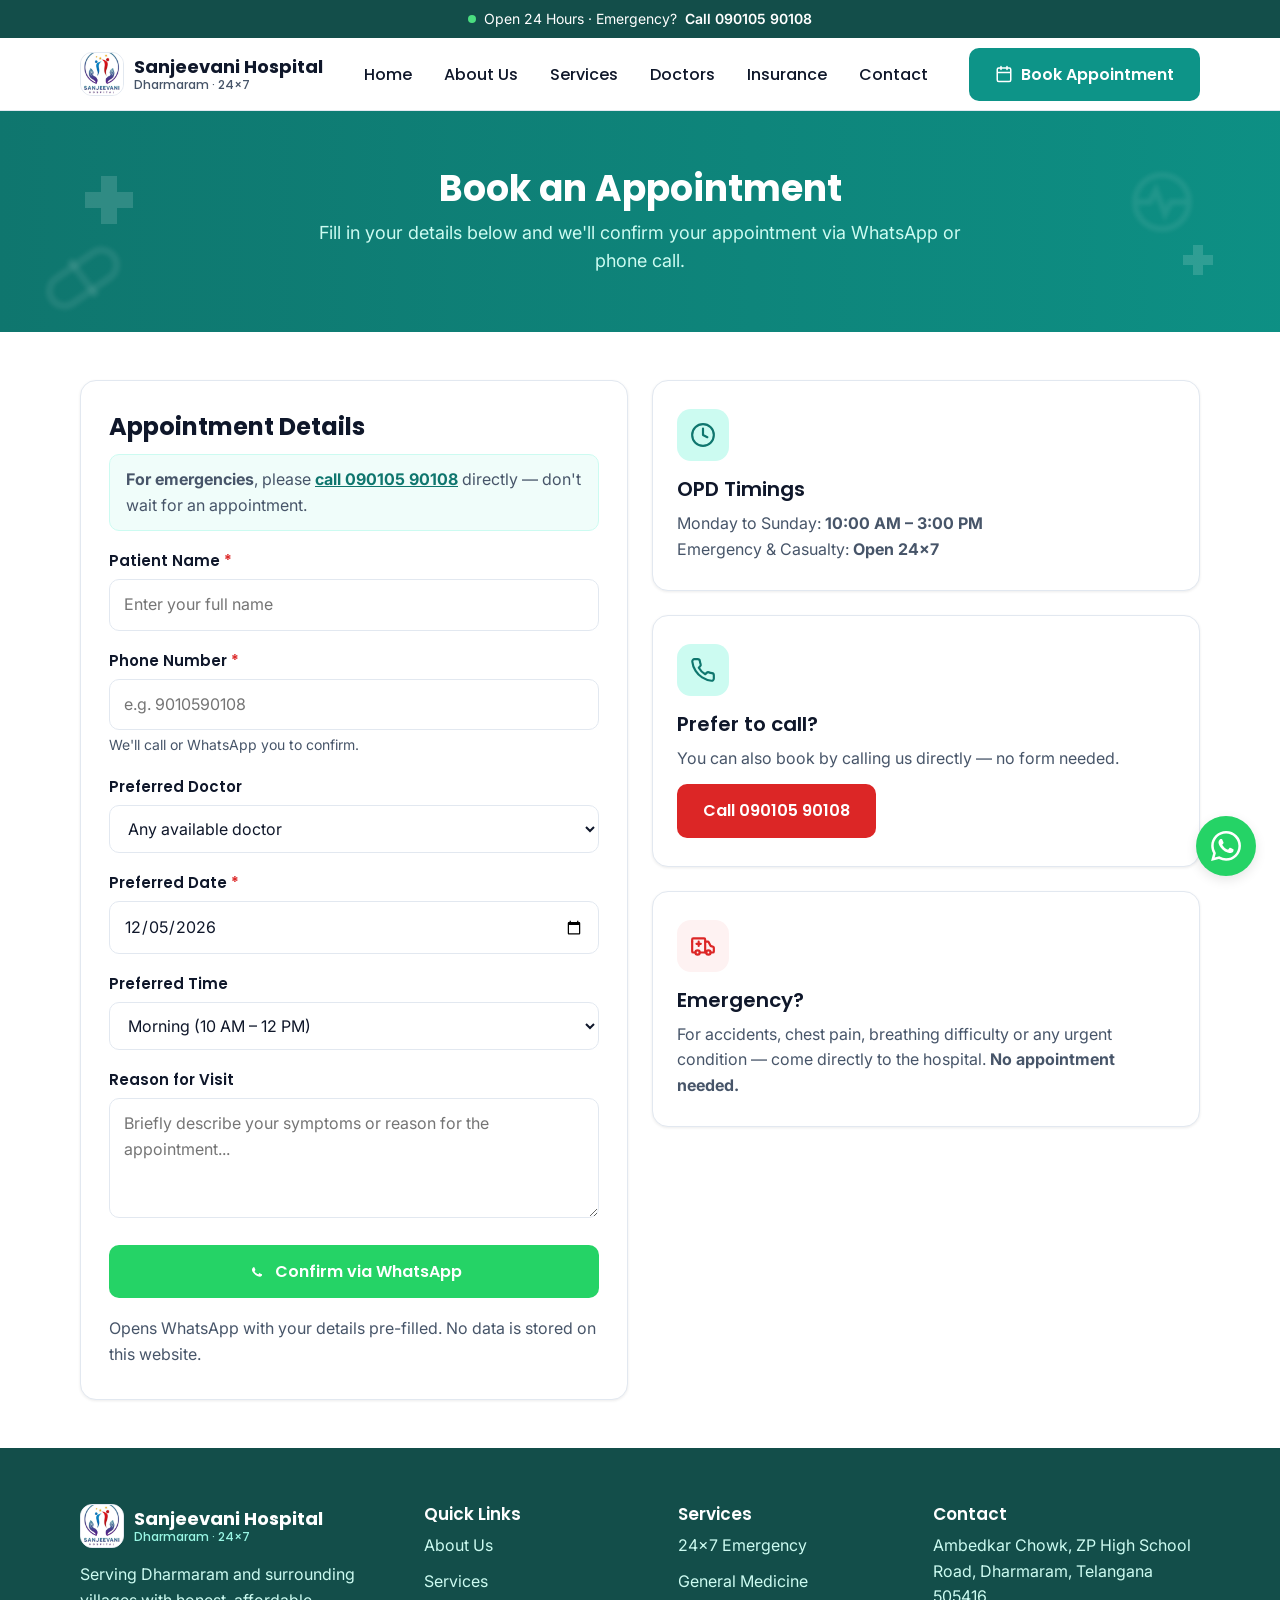
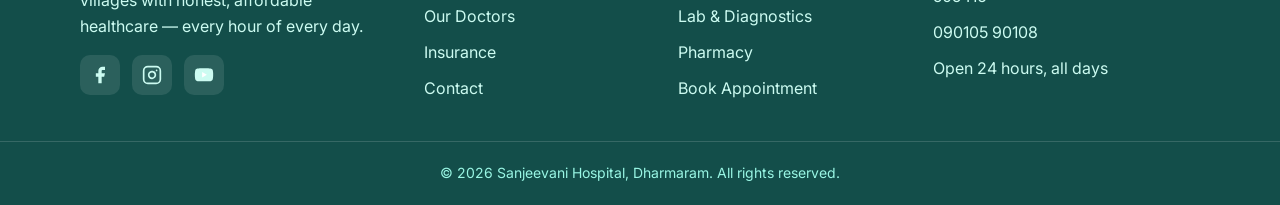
<file: book-appointment.html>
<!DOCTYPE html>
<html lang="en">
<head>
  <meta charset="UTF-8">
  <meta name="viewport" content="width=device-width, initial-scale=1">
  <title>Book Appointment — Sanjeevani Hospital, Dharmaram | Online Booking</title>
  <meta name="description" content="Book an appointment at Sanjeevani Hospital, Dharmaram. Choose your doctor, pick a time and confirm via WhatsApp. Call 090105 90108 for emergencies.">
  <meta name="robots" content="index, follow">
  <link rel="canonical" href="https://www.sanjeevanihospital.in/book-appointment.html">
  <meta property="og:type" content="website">
  <meta property="og:site_name" content="Sanjeevani Hospital">
  <meta property="og:title" content="Book Appointment — Sanjeevani Hospital">
  <meta property="og:description" content="Book your consultation online. Choose your doctor and preferred time.">
  <meta property="og:url" content="https://www.sanjeevanihospital.in/book-appointment.html">
  <meta property="og:image" content="https://www.sanjeevanihospital.in/images/sanjeevani_5.jpg">
  <meta property="og:locale" content="en_IN">
  <link rel="icon" href="data:image/svg+xml,%3Csvg xmlns='http://www.w3.org/2000/svg' viewBox='0 0 32 32'%3E%3Crect width='32' height='32' rx='8' fill='%230D9488'/%3E%3Cpath d='M16 8v16M8 16h16' stroke='white' stroke-width='4' stroke-linecap='round'/%3E%3C/svg%3E">
  <link rel="preconnect" href="https://fonts.googleapis.com">
  <link rel="preconnect" href="https://fonts.gstatic.com" crossorigin>
  <link href="https://fonts.googleapis.com/css2?family=Poppins:wght@600;700&family=Inter:wght@400;500;600&family=Noto+Sans+Telugu:wght@400;600&display=swap" rel="stylesheet">
  <link rel="stylesheet" href="css/style.css">
  <script type="application/ld+json">
  {
    "@context": "https://schema.org",
    "@type": "BreadcrumbList",
    "itemListElement": [
      { "@type": "ListItem", "position": 1, "name": "Home", "item": "https://www.sanjeevanihospital.in/" },
      { "@type": "ListItem", "position": 2, "name": "Book Appointment", "item": "https://www.sanjeevanihospital.in/book-appointment.html" }
    ]
  }
  </script>
</head>
<body>
  <a class="skip-link" href="#main">Skip to main content</a>

  <div class="emergency-strip">
    <div class="container">
      <span class="dot" aria-hidden="true"></span>
      <span>Open 24 Hours &middot; Emergency?</span>
      <a href="tel:+919010590108">Call 090105 90108</a>
    </div>
  </div>

  <header class="header">
    <div class="container header__inner">
      <a class="brand" href="index.html" aria-label="Sanjeevani Hospital — Home">
        <span class="brand__mark" aria-hidden="true">
          <img src="images/sanjeevani%20logo.jpg" alt="" width="44" height="44">
        </span>
        <span class="brand__name">Sanjeevani Hospital<small>Dharmaram &middot; 24×7</small></span>
      </a>
      <nav class="nav" id="site-nav" aria-label="Main navigation">
        <a href="index.html">Home</a>
        <a href="about.html">About Us</a>
        <a href="services.html">Services</a>
        <a href="doctors.html">Doctors</a>
        <a href="insurance.html">Insurance</a>
        <a href="contact.html">Contact</a>
      </nav>
      <a class="btn btn--primary header__cta" href="book-appointment.html" aria-current="page">
        <svg width="18" height="18" viewBox="0 0 24 24" fill="none" stroke="currentColor" stroke-width="2" stroke-linecap="round" stroke-linejoin="round" aria-hidden="true"><path d="M8 2v4M16 2v4M3 10h18M5 4h14a2 2 0 0 1 2 2v14a2 2 0 0 1-2 2H5a2 2 0 0 1-2-2V6a2 2 0 0 1 2-2z"/></svg>
        Book Appointment
      </a>
      <button class="nav-toggle" aria-expanded="false" aria-controls="site-nav" aria-label="Open menu">
        <svg width="26" height="26" viewBox="0 0 24 24" fill="none" stroke="currentColor" stroke-width="2" stroke-linecap="round" aria-hidden="true"><path d="M4 6h16M4 12h16M4 18h16"/></svg>
      </button>
    </div>
  </header>

  <main id="main">
    <section class="page-hero">
      <div class="container">
        <h1>Book an Appointment</h1>
        <p>Fill in your details below and we'll confirm your appointment via WhatsApp or phone call.</p>
      </div>
    </section>

    <section class="section">
      <div class="container">
        <div class="grid grid--2" style="align-items:start;">
          <div class="card" style="padding:32px 28px;">
            <h2 style="font-size:24px;">Appointment Details</h2>
            <p class="form-note" style="margin-bottom:18px;">
              <strong>For emergencies</strong>, please <a href="tel:+919010590108"><strong>call 090105 90108</strong></a> directly — don't wait for an appointment.
            </p>
            <form class="form-grid" id="booking-form" style="margin-top:0;">
              <div class="form-field">
                <label for="b-name">Patient Name <span class="req" aria-hidden="true">*</span></label>
                <input id="b-name" name="name" type="text" autocomplete="name" required placeholder="Enter your full name">
              </div>
              <div class="form-field">
                <label for="b-phone">Phone Number <span class="req" aria-hidden="true">*</span></label>
                <input id="b-phone" name="phone" type="tel" inputmode="tel" autocomplete="tel" required placeholder="e.g. 9010590108">
                <p class="hint">We'll call or WhatsApp you to confirm.</p>
              </div>
              <div class="form-field">
                <label for="b-doctor">Preferred Doctor</label>
                <select id="b-doctor" name="doctor">
                  <option value="">Any available doctor</option>
                  <option value="Dr. Prashanth">Dr. Prashanth — Chief Physician</option>
                  <option value="Dr. Bhukya Pavan Kalyan">Dr. Bhukya Pavan Kalyan — General Physician</option>
                  <option value="Dr. Anil Kumar Vuri">Dr. Anil Kumar Vuri — General Physician</option>
                </select>
              </div>
              <div class="form-field">
                <label for="b-date">Preferred Date <span class="req" aria-hidden="true">*</span></label>
                <input id="b-date" name="date" type="date" required>
              </div>
              <div class="form-field">
                <label for="b-time">Preferred Time</label>
                <select id="b-time" name="time">
                  <option value="Morning (10 AM – 12 PM)">Morning (10 AM – 12 PM)</option>
                  <option value="Afternoon (12 PM – 3 PM)">Afternoon (12 PM – 3 PM)</option>
                  <option value="Any time">Any available time</option>
                </select>
              </div>
              <div class="form-field">
                <label for="b-reason">Reason for Visit</label>
                <textarea id="b-reason" name="reason" placeholder="Briefly describe your symptoms or reason for the appointment..."></textarea>
              </div>
              <button class="btn btn--whatsapp" type="submit">
                <svg width="20" height="20" viewBox="0 0 24 24" fill="currentColor" aria-hidden="true"><path d="M17.472 14.382c-.297-.149-1.758-.867-2.03-.967-.273-.099-.471-.148-.67.15-.197.297-.767.966-.94 1.164-.173.199-.347.223-.644.075-.297-.15-1.255-.463-2.39-1.475-.883-.788-1.48-1.761-1.653-2.059-.173-.297-.018-.458.13-.606.134-.133.297-.347.446-.52.149-.174.198-.298.298-.497.099-.198.05-.371-.025-.52-.075-.149-.669-1.612-.916-2.207-.242-.579-.487-.5-.669-.51-.173-.008-.371-.01-.57-.01-.198 0-.52.074-.792.372-.272.297-1.04 1.016-1.04 2.479 0 1.462 1.065 2.875 1.213 3.074.149.198 2.096 3.2 5.077 4.487.709.306 1.262.489 1.694.625.712.227 1.36.195 1.871.118.571-.085 1.758-.719 2.006-1.413.248-.694.248-1.289.173-1.413-.074-.124-.272-.198-.57-.347z"/></svg>
                Confirm via WhatsApp
              </button>
              <p class="hint">Opens WhatsApp with your details pre-filled. No data is stored on this website.</p>
            </form>
          </div>

          <div>
            <div class="card reveal" style="margin-bottom:24px;">
              <div class="card__icon">
                <svg width="26" height="26" viewBox="0 0 24 24" fill="none" stroke="currentColor" stroke-width="2" stroke-linecap="round" stroke-linejoin="round" aria-hidden="true"><circle cx="12" cy="12" r="10"/><path d="M12 6v6l4 2"/></svg>
              </div>
              <h3>OPD Timings</h3>
              <p>Monday to Sunday: <strong>10:00 AM – 3:00 PM</strong></p>
              <p style="margin-bottom:0;">Emergency & Casualty: <strong>Open 24×7</strong></p>
            </div>
            <div class="card reveal" style="margin-bottom:24px;">
              <div class="card__icon">
                <svg width="26" height="26" viewBox="0 0 24 24" fill="none" stroke="currentColor" stroke-width="2" stroke-linecap="round" stroke-linejoin="round" aria-hidden="true"><path d="M22 16.92v3a2 2 0 0 1-2.18 2 19.79 19.79 0 0 1-8.63-3.07 19.5 19.5 0 0 1-6-6 19.79 19.79 0 0 1-3.07-8.67A2 2 0 0 1 4.11 2h3a2 2 0 0 1 2 1.72c.127.96.361 1.903.7 2.81a2 2 0 0 1-.45 2.11L8.09 9.91a16 16 0 0 0 6 6l1.27-1.27a2 2 0 0 1 2.11-.45c.907.339 1.85.573 2.81.7A2 2 0 0 1 22 16.92z"/></svg>
              </div>
              <h3>Prefer to call?</h3>
              <p style="margin-bottom:12px;">You can also book by calling us directly — no form needed.</p>
              <a class="btn btn--emergency" href="tel:+919010590108">Call 090105 90108</a>
            </div>
            <div class="card reveal">
              <div class="card__icon" style="background:var(--emergency-tint);color:var(--emergency);">
                <svg width="26" height="26" viewBox="0 0 24 24" fill="none" stroke="currentColor" stroke-width="2" stroke-linecap="round" stroke-linejoin="round" aria-hidden="true"><path d="M10 10H6M8 8v4"/><path d="M19 18h2a1 1 0 0 0 1-1v-3.28a1 1 0 0 0-.684-.948l-1.923-.641a1 1 0 0 1-.578-.502l-1.539-3.076A1 1 0 0 0 16.382 8H14"/><path d="M2 8v9a1 1 0 0 0 1 1h2"/><path d="M14 18V6a1 1 0 0 0-1-1H3a1 1 0 0 0-1 1v2"/><circle cx="17" cy="18" r="2"/><circle cx="7" cy="18" r="2"/><path d="M9 18h6"/></svg>
              </div>
              <h3>Emergency?</h3>
              <p style="margin-bottom:0;">For accidents, chest pain, breathing difficulty or any urgent condition — come directly to the hospital. <strong>No appointment needed.</strong></p>
            </div>
          </div>
        </div>
      </div>
    </section>
  </main>

  <footer class="footer">
    <div class="container footer__grid">
      <div>
        <a class="brand" href="index.html" style="margin-bottom:14px;">
          <span class="brand__mark" aria-hidden="true">
            <img src="images/sanjeevani%20logo.jpg" alt="" width="44" height="44">
          </span>
          <span class="brand__name">Sanjeevani Hospital<small>Dharmaram &middot; 24×7</small></span>
        </a>
        <p style="margin-top:14px;">Serving Dharmaram and surrounding villages with honest, affordable healthcare — every hour of every day.</p>
        <div class="footer__social">
          <a href="#" aria-label="Facebook" target="_blank" rel="noopener"><svg width="20" height="20" viewBox="0 0 24 24" fill="currentColor"><path d="M18 2h-3a5 5 0 0 0-5 5v3H7v4h3v8h4v-8h3l1-4h-4V7a1 1 0 0 1 1-1h3z"/></svg></a>
          <a href="#" aria-label="Instagram" target="_blank" rel="noopener"><svg width="20" height="20" viewBox="0 0 24 24" fill="none" stroke="currentColor" stroke-width="2" stroke-linecap="round" stroke-linejoin="round"><rect width="20" height="20" x="2" y="2" rx="5"/><path d="M16 11.37A4 4 0 1 1 12.63 8 4 4 0 0 1 16 11.37z"/><line x1="17.5" x2="17.51" y1="6.5" y2="6.5"/></svg></a>
          <a href="#" aria-label="YouTube" target="_blank" rel="noopener"><svg width="20" height="20" viewBox="0 0 24 24" fill="currentColor"><path d="M22.54 6.42a2.78 2.78 0 0 0-1.94-2C18.88 4 12 4 12 4s-6.88 0-8.6.46a2.78 2.78 0 0 0-1.94 2A29 29 0 0 0 1 11.75a29 29 0 0 0 .46 5.33A2.78 2.78 0 0 0 3.4 19.1c1.72.46 8.6.46 8.6.46s6.88 0 8.6-.46a2.78 2.78 0 0 0 1.94-2 29 29 0 0 0 .46-5.25 29 29 0 0 0-.46-5.43z"/><polygon points="9.75 15.02 15.5 11.75 9.75 8.48 9.75 15.02" fill="#fff"/></svg></a>
        </div>
      </div>
      <div>
        <h3>Quick Links</h3>
        <ul>
          <li><a href="about.html">About Us</a></li>
          <li><a href="services.html">Services</a></li>
          <li><a href="doctors.html">Our Doctors</a></li>
          <li><a href="insurance.html">Insurance</a></li>
          <li><a href="contact.html">Contact</a></li>
        </ul>
      </div>
      <div>
        <h3>Services</h3>
        <ul>
          <li><a href="services.html">24×7 Emergency</a></li>
          <li><a href="services.html">General Medicine</a></li>
          <li><a href="services.html">Lab &amp; Diagnostics</a></li>
          <li><a href="services.html">Pharmacy</a></li>
          <li><a href="book-appointment.html">Book Appointment</a></li>
        </ul>
      </div>
      <div>
        <h3>Contact</h3>
        <ul>
          <li>Ambedkar Chowk, ZP High School Road, Dharmaram, Telangana 505416</li>
          <li><a href="tel:+919010590108">090105 90108</a></li>
          <li>Open 24 hours, all days</li>
        </ul>
      </div>
    </div>
    <div class="footer__bottom">
      <div class="container">&copy; 2026 Sanjeevani Hospital, Dharmaram. All rights reserved.</div>
    </div>
  </footer>

  <a class="float-wa" href="https://wa.me/919010590108?text=Namaste%2C%20I%20want%20to%20book%20an%20appointment%20at%20Sanjeevani%20Hospital." target="_blank" rel="noopener" aria-label="Chat on WhatsApp">
    <svg width="30" height="30" viewBox="0 0 24 24" fill="currentColor" aria-hidden="true"><path d="M17.472 14.382c-.297-.149-1.758-.867-2.03-.967-.273-.099-.471-.148-.67.15-.197.297-.767.966-.94 1.164-.173.199-.347.223-.644.075-.297-.15-1.255-.463-2.39-1.475-.883-.788-1.48-1.761-1.653-2.059-.173-.297-.018-.458.13-.606.134-.133.297-.347.446-.52.149-.174.198-.298.298-.497.099-.198.05-.371-.025-.52-.075-.149-.669-1.612-.916-2.207-.242-.579-.487-.5-.669-.51-.173-.008-.371-.01-.57-.01-.198 0-.52.074-.792.372-.272.297-1.04 1.016-1.04 2.479 0 1.462 1.065 2.875 1.213 3.074.149.198 2.096 3.2 5.077 4.487.709.306 1.262.489 1.694.625.712.227 1.36.195 1.871.118.571-.085 1.758-.719 2.006-1.413.248-.694.248-1.289.173-1.413-.074-.124-.272-.198-.57-.347m-5.421 7.403h-.004a9.87 9.87 0 01-5.031-1.378l-.361-.214-3.741.982.998-3.648-.235-.374a9.86 9.86 0 01-1.51-5.26c.001-5.45 4.436-9.884 9.888-9.884 2.64 0 5.122 1.03 6.988 2.898a9.825 9.825 0 012.893 6.994c-.003 5.45-4.437 9.884-9.885 9.884m8.413-18.297A11.815 11.815 0 0012.05 0C5.495 0 .16 5.335.157 11.892c0 2.096.547 4.142 1.588 5.945L.057 24l6.305-1.654a11.882 11.882 0 005.683 1.448h.005c6.554 0 11.89-5.335 11.893-11.893a11.821 11.821 0 00-3.48-8.413z"/></svg>
  </a>

  <nav class="action-bar" aria-label="Quick actions">
    <a class="ab-call" href="tel:+919010590108">
      <svg width="22" height="22" viewBox="0 0 24 24" fill="none" stroke="currentColor" stroke-width="2" stroke-linecap="round" stroke-linejoin="round" aria-hidden="true"><path d="M22 16.92v3a2 2 0 0 1-2.18 2 19.79 19.79 0 0 1-8.63-3.07 19.5 19.5 0 0 1-6-6 19.79 19.79 0 0 1-3.07-8.67A2 2 0 0 1 4.11 2h3a2 2 0 0 1 2 1.72c.127.96.361 1.903.7 2.81a2 2 0 0 1-.45 2.11L8.09 9.91a16 16 0 0 0 6 6l1.27-1.27a2 2 0 0 1 2.11-.45c.907.339 1.85.573 2.81.7A2 2 0 0 1 22 16.92z"/></svg>
      Call
    </a>
    <a class="ab-wa" href="https://wa.me/919010590108?text=Namaste%2C%20I%20want%20to%20book%20an%20appointment%20at%20Sanjeevani%20Hospital." target="_blank" rel="noopener">
      <svg width="22" height="22" viewBox="0 0 24 24" fill="currentColor" aria-hidden="true"><path d="M17.472 14.382c-.297-.149-1.758-.867-2.03-.967-.273-.099-.471-.148-.67.15-.197.297-.767.966-.94 1.164-.173.199-.347.223-.644.075-.297-.15-1.255-.463-2.39-1.475-.883-.788-1.48-1.761-1.653-2.059-.173-.297-.018-.458.13-.606.134-.133.297-.347.446-.52.149-.174.198-.298.298-.497.099-.198.05-.371-.025-.52-.075-.149-.669-1.612-.916-2.207-.242-.579-.487-.5-.669-.51-.173-.008-.371-.01-.57-.01-.198 0-.52.074-.792.372-.272.297-1.04 1.016-1.04 2.479 0 1.462 1.065 2.875 1.213 3.074.149.198 2.096 3.2 5.077 4.487.709.306 1.262.489 1.694.625.712.227 1.36.195 1.871.118.571-.085 1.758-.719 2.006-1.413.248-.694.248-1.289.173-1.413-.074-.124-.272-.198-.57-.347z"/></svg>
      WhatsApp
    </a>
    <a class="ab-dir" href="https://www.google.com/maps/dir/?api=1&destination=Sanjeevani+Hospital+Dharmaram+Telangana+505416" target="_blank" rel="noopener">
      <svg width="22" height="22" viewBox="0 0 24 24" fill="none" stroke="currentColor" stroke-width="2" stroke-linecap="round" stroke-linejoin="round" aria-hidden="true"><path d="M20 10c0 6-8 12-8 12s-8-6-8-12a8 8 0 0 1 16 0Z"/><circle cx="12" cy="10" r="3"/></svg>
      Directions
    </a>
  </nav>

  <script src="js/main.js" defer></script>
</body>
</html>
</file>
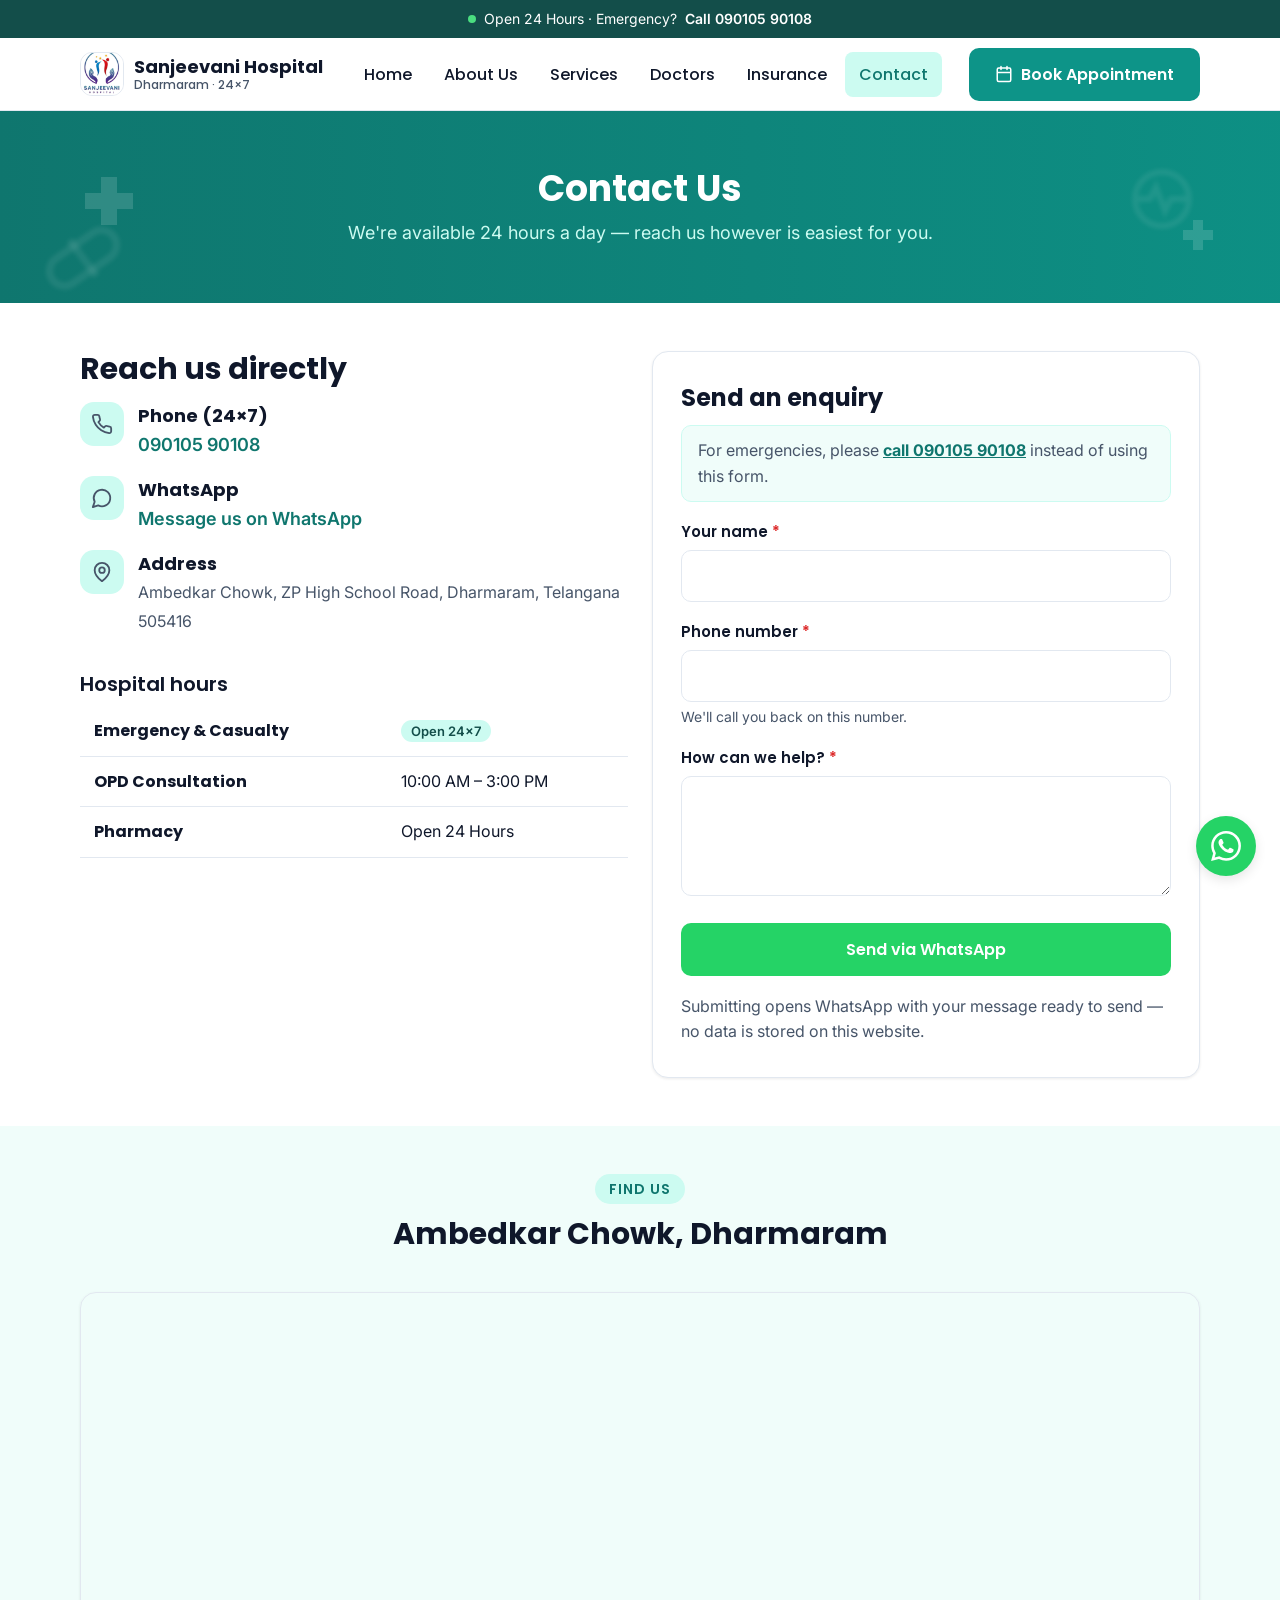
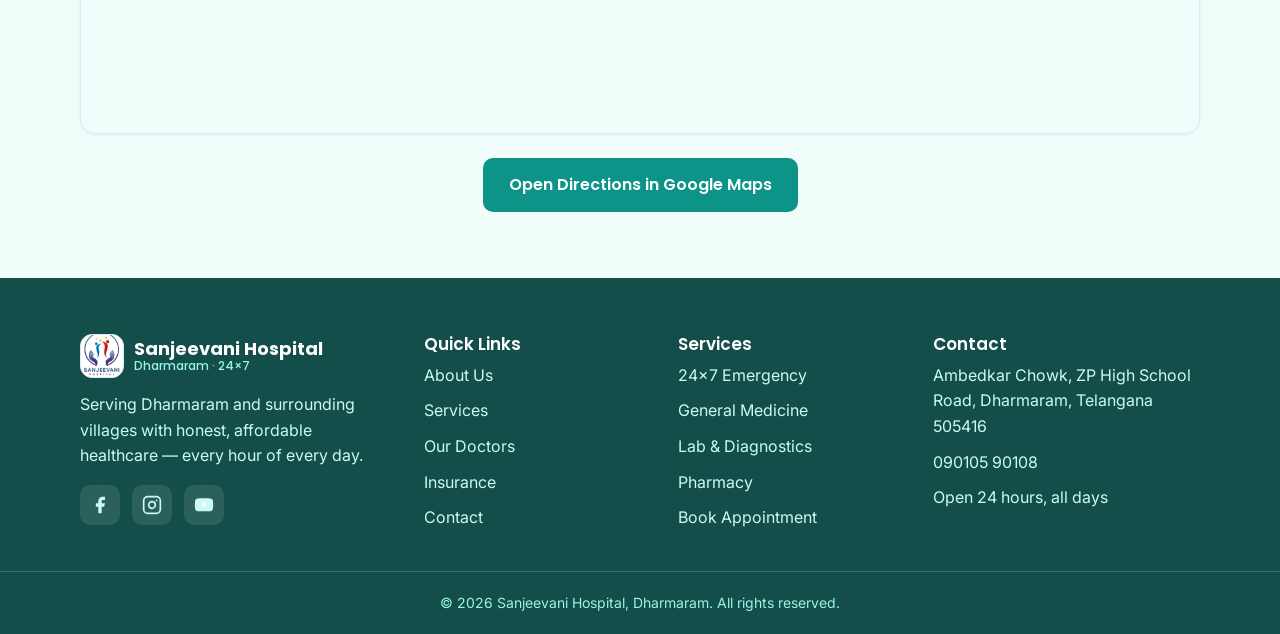
<file: contact.html>
<!DOCTYPE html>
<html lang="en">
<head>
  <meta charset="UTF-8">
  <meta name="viewport" content="width=device-width, initial-scale=1">
  <title>Contact — Sanjeevani Hospital, Dharmaram | Call 090105 90108, Open 24×7</title>
  <meta name="description" content="Contact Sanjeevani Hospital: Ambedkar Chowk, ZP High School Road, Dharmaram, Telangana 505416. Call 090105 90108 — open 24 hours. Directions, map and enquiry form.">
  <meta name="robots" content="index, follow">
  <link rel="canonical" href="https://www.sanjeevanihospital.in/contact.html">
  <meta property="og:type" content="website">
  <meta property="og:site_name" content="Sanjeevani Hospital">
  <meta property="og:title" content="Contact Sanjeevani Hospital, Dharmaram">
  <meta property="og:description" content="Ambedkar Chowk, ZP High School Road, Dharmaram 505416. Open 24 hours. Call 090105 90108.">
  <meta property="og:url" content="https://www.sanjeevanihospital.in/contact.html">
  <meta property="og:image" content="https://www.sanjeevanihospital.in/images/sanjeevani_5.jpg">
  <meta property="og:locale" content="en_IN">
  <link rel="icon" href="data:image/svg+xml,%3Csvg xmlns='http://www.w3.org/2000/svg' viewBox='0 0 32 32'%3E%3Crect width='32' height='32' rx='8' fill='%230D9488'/%3E%3Cpath d='M16 8v16M8 16h16' stroke='white' stroke-width='4' stroke-linecap='round'/%3E%3C/svg%3E">
  <link rel="preconnect" href="https://fonts.googleapis.com">
  <link rel="preconnect" href="https://fonts.gstatic.com" crossorigin>
  <link href="https://fonts.googleapis.com/css2?family=Poppins:wght@600;700&family=Inter:wght@400;500;600&family=Noto+Sans+Telugu:wght@400;600&display=swap" rel="stylesheet">
  <link rel="stylesheet" href="css/style.css">
  <script type="application/ld+json">
  {
    "@context": "https://schema.org",
    "@type": "BreadcrumbList",
    "itemListElement": [
      { "@type": "ListItem", "position": 1, "name": "Home", "item": "https://www.sanjeevanihospital.in/" },
      { "@type": "ListItem", "position": 2, "name": "Contact", "item": "https://www.sanjeevanihospital.in/contact.html" }
    ]
  }
  </script>
</head>
<body>
  <a class="skip-link" href="#main">Skip to main content</a>

  <div class="emergency-strip">
    <div class="container">
      <span class="dot" aria-hidden="true"></span>
      <span>Open 24 Hours &middot; Emergency?</span>
      <a href="tel:+919010590108">Call 090105 90108</a>
    </div>
  </div>

  <header class="header">
    <div class="container header__inner">
      <a class="brand" href="index.html" aria-label="Sanjeevani Hospital — Home">
        <span class="brand__mark" aria-hidden="true">
          <img src="images/sanjeevani%20logo.jpg" alt="" width="44" height="44">
        </span>
        <span class="brand__name">Sanjeevani Hospital<small>Dharmaram &middot; 24×7</small></span>
      </a>
      <nav class="nav" id="site-nav" aria-label="Main navigation">
        <a href="index.html">Home</a>
        <a href="about.html">About Us</a>
        <a href="services.html">Services</a>
        <a href="doctors.html">Doctors</a>
        <a href="insurance.html">Insurance</a>
        <a href="contact.html" aria-current="page">Contact</a>
      </nav>
      <a class="btn btn--primary header__cta" href="book-appointment.html">
        <svg width="18" height="18" viewBox="0 0 24 24" fill="none" stroke="currentColor" stroke-width="2" stroke-linecap="round" stroke-linejoin="round" aria-hidden="true"><path d="M8 2v4M16 2v4M3 10h18M5 4h14a2 2 0 0 1 2 2v14a2 2 0 0 1-2 2H5a2 2 0 0 1-2-2V6a2 2 0 0 1 2-2z"/></svg>
        Book Appointment
      </a>
      <button class="nav-toggle" aria-expanded="false" aria-controls="site-nav" aria-label="Open menu">
        <svg width="26" height="26" viewBox="0 0 24 24" fill="none" stroke="currentColor" stroke-width="2" stroke-linecap="round" aria-hidden="true"><path d="M4 6h16M4 12h16M4 18h16"/></svg>
      </button>
    </div>
  </header>

  <main id="main">
    <section class="page-hero">
      <div class="container">
        <h1>Contact Us</h1>
        <p>We're available 24 hours a day — reach us however is easiest for you.</p>
      </div>
    </section>

    <section class="section">
      <div class="container">
        <div class="grid grid--2" style="align-items:start;">
          <div>
            <h2>Reach us directly</h2>
            <ul class="info-list">
              <li>
                <span class="card__icon" aria-hidden="true"><svg width="22" height="22" viewBox="0 0 24 24" fill="none" stroke="currentColor" stroke-width="2" stroke-linecap="round" stroke-linejoin="round"><path d="M22 16.92v3a2 2 0 0 1-2.18 2 19.79 19.79 0 0 1-8.63-3.07 19.5 19.5 0 0 1-6-6 19.79 19.79 0 0 1-3.07-8.67A2 2 0 0 1 4.11 2h3a2 2 0 0 1 2 1.72c.127.96.361 1.903.7 2.81a2 2 0 0 1-.45 2.11L8.09 9.91a16 16 0 0 0 6 6l1.27-1.27a2 2 0 0 1 2.11-.45c.907.339 1.85.573 2.81.7A2 2 0 0 1 22 16.92z"/></svg></span>
                <div><strong>Phone (24×7)</strong><a href="tel:+919010590108">090105 90108</a></div>
              </li>
              <li>
                <span class="card__icon" aria-hidden="true"><svg width="22" height="22" viewBox="0 0 24 24" fill="none" stroke="currentColor" stroke-width="2" stroke-linecap="round" stroke-linejoin="round"><path d="M7.9 20A9 9 0 1 0 4 16.1L2 22Z"/></svg></span>
                <div><strong>WhatsApp</strong><a href="https://wa.me/919010590108?text=Namaste%2C%20I%20want%20to%20contact%20Sanjeevani%20Hospital." target="_blank" rel="noopener">Message us on WhatsApp</a></div>
              </li>
              <li>
                <span class="card__icon" aria-hidden="true"><svg width="22" height="22" viewBox="0 0 24 24" fill="none" stroke="currentColor" stroke-width="2" stroke-linecap="round" stroke-linejoin="round"><path d="M20 10c0 6-8 12-8 12s-8-6-8-12a8 8 0 0 1 16 0Z"/><circle cx="12" cy="10" r="3"/></svg></span>
                <div><strong>Address</strong><span>Ambedkar Chowk, ZP High School Road, Dharmaram, Telangana 505416</span></div>
              </li>
            </ul>

            <h3 style="margin-top:36px;">Hospital hours</h3>
            <table class="hours-table">
              <tr><th scope="row">Emergency &amp; Casualty</th><td><span class="open-badge">Open 24×7</span></td></tr>
              <tr><th scope="row">OPD Consultation</th><td>10:00 AM – 3:00 PM</td></tr>
              <tr><th scope="row">Pharmacy</th><td>Open 24 Hours</td></tr>
            </table>
          </div>

          <div class="card" style="padding:32px 28px;">
            <h2 style="font-size:24px;">Send an enquiry</h2>
            <p class="form-note">For emergencies, please <a href="tel:+919010590108"><strong>call 090105 90108</strong></a> instead of using this form.</p>
            <form class="form-grid" action="https://wa.me/919010590108" method="get" id="enquiry-form" style="margin-top:18px;">
              <div class="form-field">
                <label for="f-name">Your name <span class="req" aria-hidden="true">*</span></label>
                <input id="f-name" name="name" type="text" autocomplete="name" required>
              </div>
              <div class="form-field">
                <label for="f-phone">Phone number <span class="req" aria-hidden="true">*</span></label>
                <input id="f-phone" name="phone" type="tel" inputmode="tel" autocomplete="tel" required>
                <p class="hint">We'll call you back on this number.</p>
              </div>
              <div class="form-field">
                <label for="f-msg">How can we help? <span class="req" aria-hidden="true">*</span></label>
                <textarea id="f-msg" name="message" required></textarea>
              </div>
              <button class="btn btn--whatsapp" type="submit">
                Send via WhatsApp
              </button>
              <p class="hint">Submitting opens WhatsApp with your message ready to send — no data is stored on this website.</p>
            </form>
          </div>
        </div>
      </div>
    </section>

    <section class="section section--alt">
      <div class="container">
        <div class="section-head">
          <span class="kicker">Find Us</span>
          <h2>Ambedkar Chowk, Dharmaram</h2>
        </div>
        <div class="map-frame reveal">
          <iframe title="Map showing Sanjeevani Hospital, Dharmaram" src="https://www.google.com/maps?q=Sanjeevani%20Hospital%20Dharmaram%20Telangana%20505416&output=embed" loading="lazy" referrerpolicy="no-referrer-when-downgrade" allowfullscreen style="height:440px;"></iframe>
        </div>
        <p style="text-align:center;margin-top:24px;">
          <a class="btn btn--primary" href="https://www.google.com/maps/dir/?api=1&destination=Sanjeevani+Hospital+Dharmaram+Telangana+505416" target="_blank" rel="noopener">Open Directions in Google Maps</a>
        </p>
      </div>
    </section>
  </main>

  <footer class="footer">
    <div class="container footer__grid">
      <div>
        <a class="brand" href="index.html" style="margin-bottom:14px;">
          <span class="brand__mark" aria-hidden="true">
            <img src="images/sanjeevani%20logo.jpg" alt="" width="44" height="44">
          </span>
          <span class="brand__name">Sanjeevani Hospital<small>Dharmaram &middot; 24×7</small></span>
        </a>
        <p style="margin-top:14px;">Serving Dharmaram and surrounding villages with honest, affordable healthcare — every hour of every day.</p>
        <div class="footer__social">
          <a href="#" aria-label="Facebook" target="_blank" rel="noopener"><svg width="20" height="20" viewBox="0 0 24 24" fill="currentColor"><path d="M18 2h-3a5 5 0 0 0-5 5v3H7v4h3v8h4v-8h3l1-4h-4V7a1 1 0 0 1 1-1h3z"/></svg></a>
          <a href="#" aria-label="Instagram" target="_blank" rel="noopener"><svg width="20" height="20" viewBox="0 0 24 24" fill="none" stroke="currentColor" stroke-width="2" stroke-linecap="round" stroke-linejoin="round"><rect width="20" height="20" x="2" y="2" rx="5"/><path d="M16 11.37A4 4 0 1 1 12.63 8 4 4 0 0 1 16 11.37z"/><line x1="17.5" x2="17.51" y1="6.5" y2="6.5"/></svg></a>
          <a href="#" aria-label="YouTube" target="_blank" rel="noopener"><svg width="20" height="20" viewBox="0 0 24 24" fill="currentColor"><path d="M22.54 6.42a2.78 2.78 0 0 0-1.94-2C18.88 4 12 4 12 4s-6.88 0-8.6.46a2.78 2.78 0 0 0-1.94 2A29 29 0 0 0 1 11.75a29 29 0 0 0 .46 5.33A2.78 2.78 0 0 0 3.4 19.1c1.72.46 8.6.46 8.6.46s6.88 0 8.6-.46a2.78 2.78 0 0 0 1.94-2 29 29 0 0 0 .46-5.25 29 29 0 0 0-.46-5.43z"/><polygon points="9.75 15.02 15.5 11.75 9.75 8.48 9.75 15.02" fill="#fff"/></svg></a>
        </div>
      </div>
      <div>
        <h3>Quick Links</h3>
        <ul>
          <li><a href="about.html">About Us</a></li>
          <li><a href="services.html">Services</a></li>
          <li><a href="doctors.html">Our Doctors</a></li>
          <li><a href="insurance.html">Insurance</a></li>
          <li><a href="contact.html">Contact</a></li>
        </ul>
      </div>
      <div>
        <h3>Services</h3>
        <ul>
          <li><a href="services.html">24×7 Emergency</a></li>
          <li><a href="services.html">General Medicine</a></li>
          <li><a href="services.html">Lab &amp; Diagnostics</a></li>
          <li><a href="services.html">Pharmacy</a></li>
          <li><a href="book-appointment.html">Book Appointment</a></li>
        </ul>
      </div>
      <div>
        <h3>Contact</h3>
        <ul>
          <li>Ambedkar Chowk, ZP High School Road, Dharmaram, Telangana 505416</li>
          <li><a href="tel:+919010590108">090105 90108</a></li>
          <li>Open 24 hours, all days</li>
        </ul>
      </div>
    </div>
    <div class="footer__bottom">
      <div class="container">&copy; 2026 Sanjeevani Hospital, Dharmaram. All rights reserved.</div>
    </div>
  </footer>

  <a class="float-wa" href="https://wa.me/919010590108?text=Namaste%2C%20I%20want%20to%20contact%20Sanjeevani%20Hospital." target="_blank" rel="noopener" aria-label="Chat on WhatsApp">
    <svg width="30" height="30" viewBox="0 0 24 24" fill="currentColor" aria-hidden="true"><path d="M17.472 14.382c-.297-.149-1.758-.867-2.03-.967-.273-.099-.471-.148-.67.15-.197.297-.767.966-.94 1.164-.173.199-.347.223-.644.075-.297-.15-1.255-.463-2.39-1.475-.883-.788-1.48-1.761-1.653-2.059-.173-.297-.018-.458.13-.606.134-.133.297-.347.446-.52.149-.174.198-.298.298-.497.099-.198.05-.371-.025-.52-.075-.149-.669-1.612-.916-2.207-.242-.579-.487-.5-.669-.51-.173-.008-.371-.01-.57-.01-.198 0-.52.074-.792.372-.272.297-1.04 1.016-1.04 2.479 0 1.462 1.065 2.875 1.213 3.074.149.198 2.096 3.2 5.077 4.487.709.306 1.262.489 1.694.625.712.227 1.36.195 1.871.118.571-.085 1.758-.719 2.006-1.413.248-.694.248-1.289.173-1.413-.074-.124-.272-.198-.57-.347m-5.421 7.403h-.004a9.87 9.87 0 01-5.031-1.378l-.361-.214-3.741.982.998-3.648-.235-.374a9.86 9.86 0 01-1.51-5.26c.001-5.45 4.436-9.884 9.888-9.884 2.64 0 5.122 1.03 6.988 2.898a9.825 9.825 0 012.893 6.994c-.003 5.45-4.437 9.884-9.885 9.884m8.413-18.297A11.815 11.815 0 0012.05 0C5.495 0 .16 5.335.157 11.892c0 2.096.547 4.142 1.588 5.945L.057 24l6.305-1.654a11.882 11.882 0 005.683 1.448h.005c6.554 0 11.89-5.335 11.893-11.893a11.821 11.821 0 00-3.48-8.413z"/></svg>
  </a>

  <nav class="action-bar" aria-label="Quick actions">
    <a class="ab-call" href="tel:+919010590108">
      <svg width="22" height="22" viewBox="0 0 24 24" fill="none" stroke="currentColor" stroke-width="2" stroke-linecap="round" stroke-linejoin="round" aria-hidden="true"><path d="M22 16.92v3a2 2 0 0 1-2.18 2 19.79 19.79 0 0 1-8.63-3.07 19.5 19.5 0 0 1-6-6 19.79 19.79 0 0 1-3.07-8.67A2 2 0 0 1 4.11 2h3a2 2 0 0 1 2 1.72c.127.96.361 1.903.7 2.81a2 2 0 0 1-.45 2.11L8.09 9.91a16 16 0 0 0 6 6l1.27-1.27a2 2 0 0 1 2.11-.45c.907.339 1.85.573 2.81.7A2 2 0 0 1 22 16.92z"/></svg>
      Call
    </a>
    <a class="ab-wa" href="https://wa.me/919010590108?text=Namaste%2C%20I%20want%20to%20contact%20Sanjeevani%20Hospital." target="_blank" rel="noopener">
      <svg width="22" height="22" viewBox="0 0 24 24" fill="currentColor" aria-hidden="true"><path d="M17.472 14.382c-.297-.149-1.758-.867-2.03-.967-.273-.099-.471-.148-.67.15-.197.297-.767.966-.94 1.164-.173.199-.347.223-.644.075-.297-.15-1.255-.463-2.39-1.475-.883-.788-1.48-1.761-1.653-2.059-.173-.297-.018-.458.13-.606.134-.133.297-.347.446-.52.149-.174.198-.298.298-.497.099-.198.05-.371-.025-.52-.075-.149-.669-1.612-.916-2.207-.242-.579-.487-.5-.669-.51-.173-.008-.371-.01-.57-.01-.198 0-.52.074-.792.372-.272.297-1.04 1.016-1.04 2.479 0 1.462 1.065 2.875 1.213 3.074.149.198 2.096 3.2 5.077 4.487.709.306 1.262.489 1.694.625.712.227 1.36.195 1.871.118.571-.085 1.758-.719 2.006-1.413.248-.694.248-1.289.173-1.413-.074-.124-.272-.198-.57-.347m-5.421 7.403h-.004a9.87 9.87 0 01-5.031-1.378l-.361-.214-3.741.982.998-3.648-.235-.374a9.86 9.86 0 01-1.51-5.26c.001-5.45 4.436-9.884 9.888-9.884 2.64 0 5.122 1.03 6.988 2.898a9.825 9.825 0 012.893 6.994c-.003 5.45-4.437 9.884-9.885 9.884m8.413-18.297A11.815 11.815 0 0012.05 0C5.495 0 .16 5.335.157 11.892c0 2.096.547 4.142 1.588 5.945L.057 24l6.305-1.654a11.882 11.882 0 005.683 1.448h.005c6.554 0 11.89-5.335 11.893-11.893a11.821 11.821 0 00-3.48-8.413z"/></svg>
      WhatsApp
    </a>
    <a class="ab-dir" href="https://www.google.com/maps/dir/?api=1&destination=Sanjeevani+Hospital+Dharmaram+Telangana+505416" target="_blank" rel="noopener">
      <svg width="22" height="22" viewBox="0 0 24 24" fill="none" stroke="currentColor" stroke-width="2" stroke-linecap="round" stroke-linejoin="round" aria-hidden="true"><path d="M20 10c0 6-8 12-8 12s-8-6-8-12a8 8 0 0 1 16 0Z"/><circle cx="12" cy="10" r="3"/></svg>
      Directions
    </a>
  </nav>

  <script src="js/main.js" defer></script>
</body>
</html>
</file>
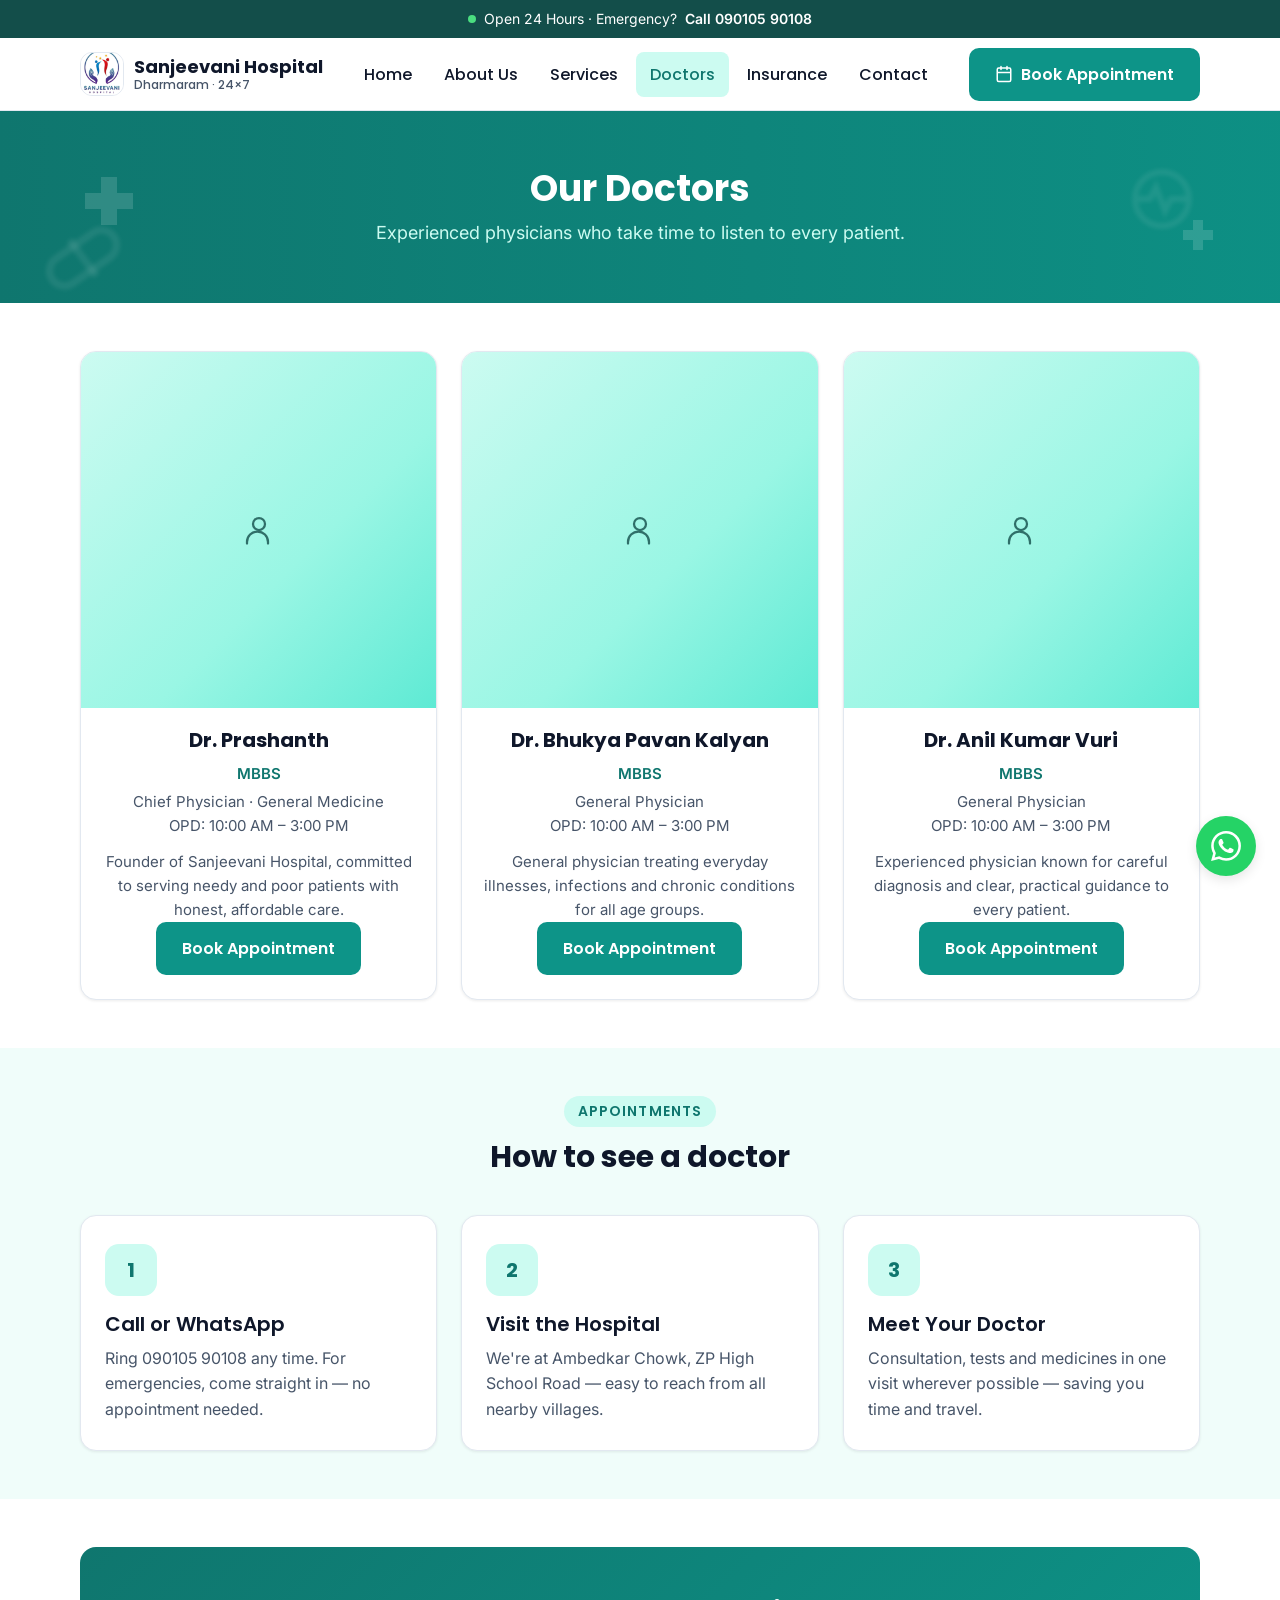
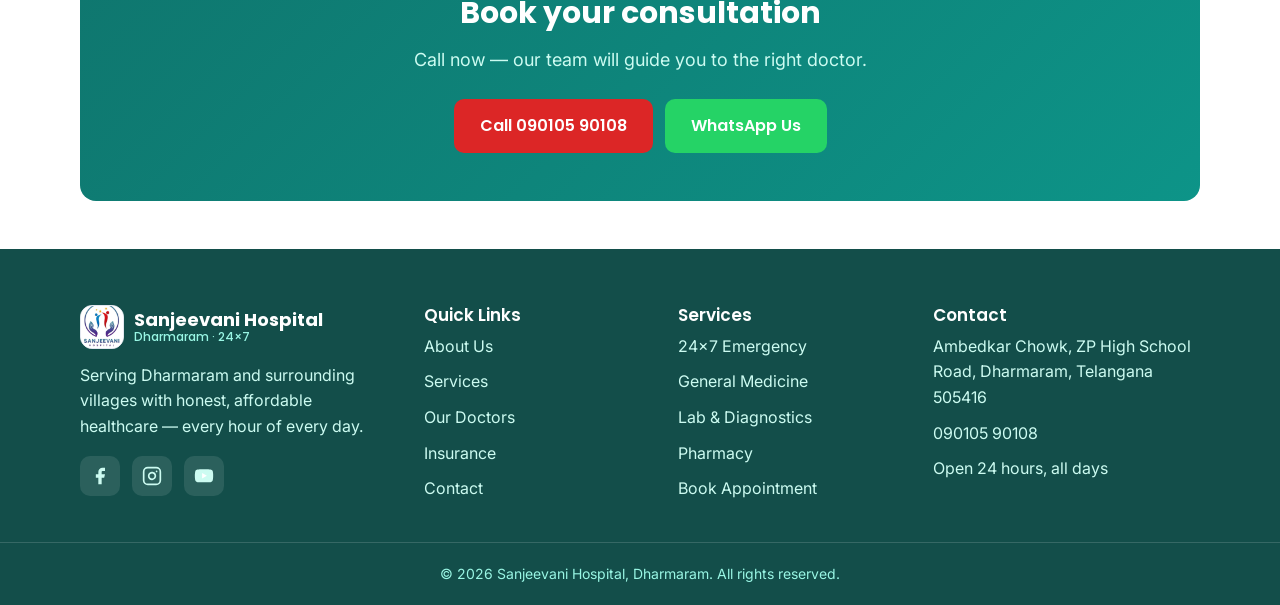
<file: doctors.html>
<!DOCTYPE html>
<html lang="en">
<head>
  <meta charset="UTF-8">
  <meta name="viewport" content="width=device-width, initial-scale=1">
  <title>Our Doctors — Sanjeevani Hospital, Dharmaram | Experienced Physicians</title>
  <meta name="description" content="Meet the doctors of Sanjeevani Hospital, Dharmaram — Dr. Prashanth and team. Experienced physicians offering compassionate, affordable care. Book by phone: 090105 90108.">
  <meta name="robots" content="index, follow">
  <link rel="canonical" href="https://www.sanjeevanihospital.in/doctors.html">
  <meta property="og:type" content="website">
  <meta property="og:site_name" content="Sanjeevani Hospital">
  <meta property="og:title" content="Our Doctors — Sanjeevani Hospital, Dharmaram">
  <meta property="og:description" content="Experienced physicians offering compassionate, affordable care at Ambedkar Chowk, Dharmaram.">
  <meta property="og:url" content="https://www.sanjeevanihospital.in/doctors.html">
  <meta property="og:image" content="https://www.sanjeevanihospital.in/images/sanjeevani_5.jpg">
  <meta property="og:locale" content="en_IN">
  <link rel="icon" href="data:image/svg+xml,%3Csvg xmlns='http://www.w3.org/2000/svg' viewBox='0 0 32 32'%3E%3Crect width='32' height='32' rx='8' fill='%230D9488'/%3E%3Cpath d='M16 8v16M8 16h16' stroke='white' stroke-width='4' stroke-linecap='round'/%3E%3C/svg%3E">
  <link rel="preconnect" href="https://fonts.googleapis.com">
  <link rel="preconnect" href="https://fonts.gstatic.com" crossorigin>
  <link href="https://fonts.googleapis.com/css2?family=Poppins:wght@600;700&family=Inter:wght@400;500;600&family=Noto+Sans+Telugu:wght@400;600&display=swap" rel="stylesheet">
  <link rel="stylesheet" href="css/style.css">
  <script type="application/ld+json">
  {
    "@context": "https://schema.org",
    "@type": "BreadcrumbList",
    "itemListElement": [
      { "@type": "ListItem", "position": 1, "name": "Home", "item": "https://www.sanjeevanihospital.in/" },
      { "@type": "ListItem", "position": 2, "name": "Doctors", "item": "https://www.sanjeevanihospital.in/doctors.html" }
    ]
  }
  </script>
</head>
<body>
  <a class="skip-link" href="#main">Skip to main content</a>

  <div class="emergency-strip">
    <div class="container">
      <span class="dot" aria-hidden="true"></span>
      <span>Open 24 Hours &middot; Emergency?</span>
      <a href="tel:+919010590108">Call 090105 90108</a>
    </div>
  </div>

  <header class="header">
    <div class="container header__inner">
      <a class="brand" href="index.html" aria-label="Sanjeevani Hospital — Home">
        <span class="brand__mark" aria-hidden="true">
          <img src="images/sanjeevani%20logo.jpg" alt="" width="44" height="44">
        </span>
        <span class="brand__name">Sanjeevani Hospital<small>Dharmaram &middot; 24×7</small></span>
      </a>
      <nav class="nav" id="site-nav" aria-label="Main navigation">
        <a href="index.html">Home</a>
        <a href="about.html">About Us</a>
        <a href="services.html">Services</a>
        <a href="doctors.html" aria-current="page">Doctors</a>
        <a href="insurance.html">Insurance</a>
        <a href="contact.html">Contact</a>
      </nav>
      <a class="btn btn--primary header__cta" href="book-appointment.html">
        <svg width="18" height="18" viewBox="0 0 24 24" fill="none" stroke="currentColor" stroke-width="2" stroke-linecap="round" stroke-linejoin="round" aria-hidden="true"><path d="M8 2v4M16 2v4M3 10h18M5 4h14a2 2 0 0 1 2 2v14a2 2 0 0 1-2 2H5a2 2 0 0 1-2-2V6a2 2 0 0 1 2-2z"/></svg>
        Book Appointment
      </a>
      <button class="nav-toggle" aria-expanded="false" aria-controls="site-nav" aria-label="Open menu">
        <svg width="26" height="26" viewBox="0 0 24 24" fill="none" stroke="currentColor" stroke-width="2" stroke-linecap="round" aria-hidden="true"><path d="M4 6h16M4 12h16M4 18h16"/></svg>
      </button>
    </div>
  </header>

  <main id="main">
    <section class="page-hero">
      <div class="container">
        <h1>Our Doctors</h1>
        <p>Experienced physicians who take time to listen to every patient.</p>
      </div>
    </section>

    <section class="section">
      <div class="container">
        <div class="grid grid--3">
          <div class="card doctor-card reveal">
            <div class="doctor-card__photo">
              <div class="ph"><svg width="36" height="36" viewBox="0 0 24 24" fill="none" stroke="currentColor" stroke-width="1.5" stroke-linecap="round" stroke-linejoin="round" aria-hidden="true"><circle cx="12" cy="8" r="4"/><path d="M4 21v-1a7 7 0 0 1 14 0v1"/></svg></div>
            </div>
            <div class="doctor-card__body">
              <h2 style="font-size:20px;">Dr. Prashanth</h2>
              <p class="quals">MBBS</p>
              <p class="meta">Chief Physician &middot; General Medicine<br>OPD: 10:00 AM – 3:00 PM</p>
              <p style="font-size:15px;color:var(--text-muted);">Founder of Sanjeevani Hospital, committed to serving needy and poor patients with honest, affordable care.</p>
              <a class="btn btn--primary" href="book-appointment.html">Book Appointment</a>
            </div>
          </div>
          <div class="card doctor-card reveal">
            <div class="doctor-card__photo">
              <div class="ph"><svg width="36" height="36" viewBox="0 0 24 24" fill="none" stroke="currentColor" stroke-width="1.5" stroke-linecap="round" stroke-linejoin="round" aria-hidden="true"><circle cx="12" cy="8" r="4"/><path d="M4 21v-1a7 7 0 0 1 14 0v1"/></svg></div>
            </div>
            <div class="doctor-card__body">
              <h2 style="font-size:20px;">Dr. Bhukya Pavan Kalyan</h2>
              <p class="quals">MBBS</p>
              <p class="meta">General Physician<br>OPD: 10:00 AM – 3:00 PM</p>
              <p style="font-size:15px;color:var(--text-muted);">General physician treating everyday illnesses, infections and chronic conditions for all age groups.</p>
              <a class="btn btn--primary" href="book-appointment.html">Book Appointment</a>
            </div>
          </div>
          <div class="card doctor-card reveal">
            <div class="doctor-card__photo">
              <div class="ph"><svg width="36" height="36" viewBox="0 0 24 24" fill="none" stroke="currentColor" stroke-width="1.5" stroke-linecap="round" stroke-linejoin="round" aria-hidden="true"><circle cx="12" cy="8" r="4"/><path d="M4 21v-1a7 7 0 0 1 14 0v1"/></svg></div>
            </div>
            <div class="doctor-card__body">
              <h2 style="font-size:20px;">Dr. Anil Kumar Vuri</h2>
              <p class="quals">MBBS</p>
              <p class="meta">General Physician<br>OPD: 10:00 AM – 3:00 PM</p>
              <p style="font-size:15px;color:var(--text-muted);">Experienced physician known for careful diagnosis and clear, practical guidance to every patient.</p>
              <a class="btn btn--primary" href="book-appointment.html">Book Appointment</a>
            </div>
          </div>
        </div>
      </div>
    </section>

    <section class="section section--alt">
      <div class="container">
        <div class="section-head">
          <span class="kicker">Appointments</span>
          <h2>How to see a doctor</h2>
        </div>
        <div class="grid grid--3">
          <div class="card reveal">
            <div class="card__icon"><strong style="font-family:var(--font-head);font-size:20px;">1</strong></div>
            <h3>Call or WhatsApp</h3>
            <p>Ring 090105 90108 any time. For emergencies, come straight in — no appointment needed.</p>
          </div>
          <div class="card reveal">
            <div class="card__icon"><strong style="font-family:var(--font-head);font-size:20px;">2</strong></div>
            <h3>Visit the Hospital</h3>
            <p>We're at Ambedkar Chowk, ZP High School Road — easy to reach from all nearby villages.</p>
          </div>
          <div class="card reveal">
            <div class="card__icon"><strong style="font-family:var(--font-head);font-size:20px;">3</strong></div>
            <h3>Meet Your Doctor</h3>
            <p>Consultation, tests and medicines in one visit wherever possible — saving you time and travel.</p>
          </div>
        </div>
      </div>
    </section>

    <section class="section">
      <div class="container">
        <div class="cta-block reveal">
          <h2>Book your consultation</h2>
          <p>Call now — our team will guide you to the right doctor.</p>
          <div class="hero__actions">
            <a class="btn btn--emergency" href="tel:+919010590108">Call 090105 90108</a>
            <a class="btn btn--whatsapp" href="https://wa.me/919010590108?text=Namaste%2C%20I%20want%20to%20book%20a%20doctor%20consultation%20at%20Sanjeevani%20Hospital." target="_blank" rel="noopener">WhatsApp Us</a>
          </div>
        </div>
      </div>
    </section>
  </main>

  <footer class="footer">
    <div class="container footer__grid">
      <div>
        <a class="brand" href="index.html" style="margin-bottom:14px;">
          <span class="brand__mark" aria-hidden="true">
            <img src="images/sanjeevani%20logo.jpg" alt="" width="44" height="44">
          </span>
          <span class="brand__name">Sanjeevani Hospital<small>Dharmaram &middot; 24×7</small></span>
        </a>
        <p style="margin-top:14px;">Serving Dharmaram and surrounding villages with honest, affordable healthcare — every hour of every day.</p>
        <div class="footer__social">
          <a href="#" aria-label="Facebook" target="_blank" rel="noopener"><svg width="20" height="20" viewBox="0 0 24 24" fill="currentColor"><path d="M18 2h-3a5 5 0 0 0-5 5v3H7v4h3v8h4v-8h3l1-4h-4V7a1 1 0 0 1 1-1h3z"/></svg></a>
          <a href="#" aria-label="Instagram" target="_blank" rel="noopener"><svg width="20" height="20" viewBox="0 0 24 24" fill="none" stroke="currentColor" stroke-width="2" stroke-linecap="round" stroke-linejoin="round"><rect width="20" height="20" x="2" y="2" rx="5"/><path d="M16 11.37A4 4 0 1 1 12.63 8 4 4 0 0 1 16 11.37z"/><line x1="17.5" x2="17.51" y1="6.5" y2="6.5"/></svg></a>
          <a href="#" aria-label="YouTube" target="_blank" rel="noopener"><svg width="20" height="20" viewBox="0 0 24 24" fill="currentColor"><path d="M22.54 6.42a2.78 2.78 0 0 0-1.94-2C18.88 4 12 4 12 4s-6.88 0-8.6.46a2.78 2.78 0 0 0-1.94 2A29 29 0 0 0 1 11.75a29 29 0 0 0 .46 5.33A2.78 2.78 0 0 0 3.4 19.1c1.72.46 8.6.46 8.6.46s6.88 0 8.6-.46a2.78 2.78 0 0 0 1.94-2 29 29 0 0 0 .46-5.25 29 29 0 0 0-.46-5.43z"/><polygon points="9.75 15.02 15.5 11.75 9.75 8.48 9.75 15.02" fill="#fff"/></svg></a>
        </div>
      </div>
      <div>
        <h3>Quick Links</h3>
        <ul>
          <li><a href="about.html">About Us</a></li>
          <li><a href="services.html">Services</a></li>
          <li><a href="doctors.html">Our Doctors</a></li>
          <li><a href="insurance.html">Insurance</a></li>
          <li><a href="contact.html">Contact</a></li>
        </ul>
      </div>
      <div>
        <h3>Services</h3>
        <ul>
          <li><a href="services.html">24×7 Emergency</a></li>
          <li><a href="services.html">General Medicine</a></li>
          <li><a href="services.html">Lab &amp; Diagnostics</a></li>
          <li><a href="services.html">Pharmacy</a></li>
          <li><a href="book-appointment.html">Book Appointment</a></li>
        </ul>
      </div>
      <div>
        <h3>Contact</h3>
        <ul>
          <li>Ambedkar Chowk, ZP High School Road, Dharmaram, Telangana 505416</li>
          <li><a href="tel:+919010590108">090105 90108</a></li>
          <li>Open 24 hours, all days</li>
        </ul>
      </div>
    </div>
    <div class="footer__bottom">
      <div class="container">&copy; 2026 Sanjeevani Hospital, Dharmaram. All rights reserved.</div>
    </div>
  </footer>

  <a class="float-wa" href="https://wa.me/919010590108?text=Namaste%2C%20I%20want%20to%20book%20an%20appointment%20at%20Sanjeevani%20Hospital." target="_blank" rel="noopener" aria-label="Chat on WhatsApp">
    <svg width="30" height="30" viewBox="0 0 24 24" fill="currentColor" aria-hidden="true"><path d="M17.472 14.382c-.297-.149-1.758-.867-2.03-.967-.273-.099-.471-.148-.67.15-.197.297-.767.966-.94 1.164-.173.199-.347.223-.644.075-.297-.15-1.255-.463-2.39-1.475-.883-.788-1.48-1.761-1.653-2.059-.173-.297-.018-.458.13-.606.134-.133.297-.347.446-.52.149-.174.198-.298.298-.497.099-.198.05-.371-.025-.52-.075-.149-.669-1.612-.916-2.207-.242-.579-.487-.5-.669-.51-.173-.008-.371-.01-.57-.01-.198 0-.52.074-.792.372-.272.297-1.04 1.016-1.04 2.479 0 1.462 1.065 2.875 1.213 3.074.149.198 2.096 3.2 5.077 4.487.709.306 1.262.489 1.694.625.712.227 1.36.195 1.871.118.571-.085 1.758-.719 2.006-1.413.248-.694.248-1.289.173-1.413-.074-.124-.272-.198-.57-.347m-5.421 7.403h-.004a9.87 9.87 0 01-5.031-1.378l-.361-.214-3.741.982.998-3.648-.235-.374a9.86 9.86 0 01-1.51-5.26c.001-5.45 4.436-9.884 9.888-9.884 2.64 0 5.122 1.03 6.988 2.898a9.825 9.825 0 012.893 6.994c-.003 5.45-4.437 9.884-9.885 9.884m8.413-18.297A11.815 11.815 0 0012.05 0C5.495 0 .16 5.335.157 11.892c0 2.096.547 4.142 1.588 5.945L.057 24l6.305-1.654a11.882 11.882 0 005.683 1.448h.005c6.554 0 11.89-5.335 11.893-11.893a11.821 11.821 0 00-3.48-8.413z"/></svg>
  </a>

  <nav class="action-bar" aria-label="Quick actions">
    <a class="ab-call" href="tel:+919010590108">
      <svg width="22" height="22" viewBox="0 0 24 24" fill="none" stroke="currentColor" stroke-width="2" stroke-linecap="round" stroke-linejoin="round" aria-hidden="true"><path d="M22 16.92v3a2 2 0 0 1-2.18 2 19.79 19.79 0 0 1-8.63-3.07 19.5 19.5 0 0 1-6-6 19.79 19.79 0 0 1-3.07-8.67A2 2 0 0 1 4.11 2h3a2 2 0 0 1 2 1.72c.127.96.361 1.903.7 2.81a2 2 0 0 1-.45 2.11L8.09 9.91a16 16 0 0 0 6 6l1.27-1.27a2 2 0 0 1 2.11-.45c.907.339 1.85.573 2.81.7A2 2 0 0 1 22 16.92z"/></svg>
      Call
    </a>
    <a class="ab-wa" href="https://wa.me/919010590108?text=Namaste%2C%20I%20want%20to%20book%20an%20appointment%20at%20Sanjeevani%20Hospital." target="_blank" rel="noopener">
      <svg width="22" height="22" viewBox="0 0 24 24" fill="currentColor" aria-hidden="true"><path d="M17.472 14.382c-.297-.149-1.758-.867-2.03-.967-.273-.099-.471-.148-.67.15-.197.297-.767.966-.94 1.164-.173.199-.347.223-.644.075-.297-.15-1.255-.463-2.39-1.475-.883-.788-1.48-1.761-1.653-2.059-.173-.297-.018-.458.13-.606.134-.133.297-.347.446-.52.149-.174.198-.298.298-.497.099-.198.05-.371-.025-.52-.075-.149-.669-1.612-.916-2.207-.242-.579-.487-.5-.669-.51-.173-.008-.371-.01-.57-.01-.198 0-.52.074-.792.372-.272.297-1.04 1.016-1.04 2.479 0 1.462 1.065 2.875 1.213 3.074.149.198 2.096 3.2 5.077 4.487.709.306 1.262.489 1.694.625.712.227 1.36.195 1.871.118.571-.085 1.758-.719 2.006-1.413.248-.694.248-1.289.173-1.413-.074-.124-.272-.198-.57-.347m-5.421 7.403h-.004a9.87 9.87 0 01-5.031-1.378l-.361-.214-3.741.982.998-3.648-.235-.374a9.86 9.86 0 01-1.51-5.26c.001-5.45 4.436-9.884 9.888-9.884 2.64 0 5.122 1.03 6.988 2.898a9.825 9.825 0 012.893 6.994c-.003 5.45-4.437 9.884-9.885 9.884m8.413-18.297A11.815 11.815 0 0012.05 0C5.495 0 .16 5.335.157 11.892c0 2.096.547 4.142 1.588 5.945L.057 24l6.305-1.654a11.882 11.882 0 005.683 1.448h.005c6.554 0 11.89-5.335 11.893-11.893a11.821 11.821 0 00-3.48-8.413z"/></svg>
      WhatsApp
    </a>
    <a class="ab-dir" href="https://www.google.com/maps/dir/?api=1&destination=Sanjeevani+Hospital+Dharmaram+Telangana+505416" target="_blank" rel="noopener">
      <svg width="22" height="22" viewBox="0 0 24 24" fill="none" stroke="currentColor" stroke-width="2" stroke-linecap="round" stroke-linejoin="round" aria-hidden="true"><path d="M20 10c0 6-8 12-8 12s-8-6-8-12a8 8 0 0 1 16 0Z"/><circle cx="12" cy="10" r="3"/></svg>
      Directions
    </a>
  </nav>

  <script src="js/main.js" defer></script>
</body>
</html>
</file>
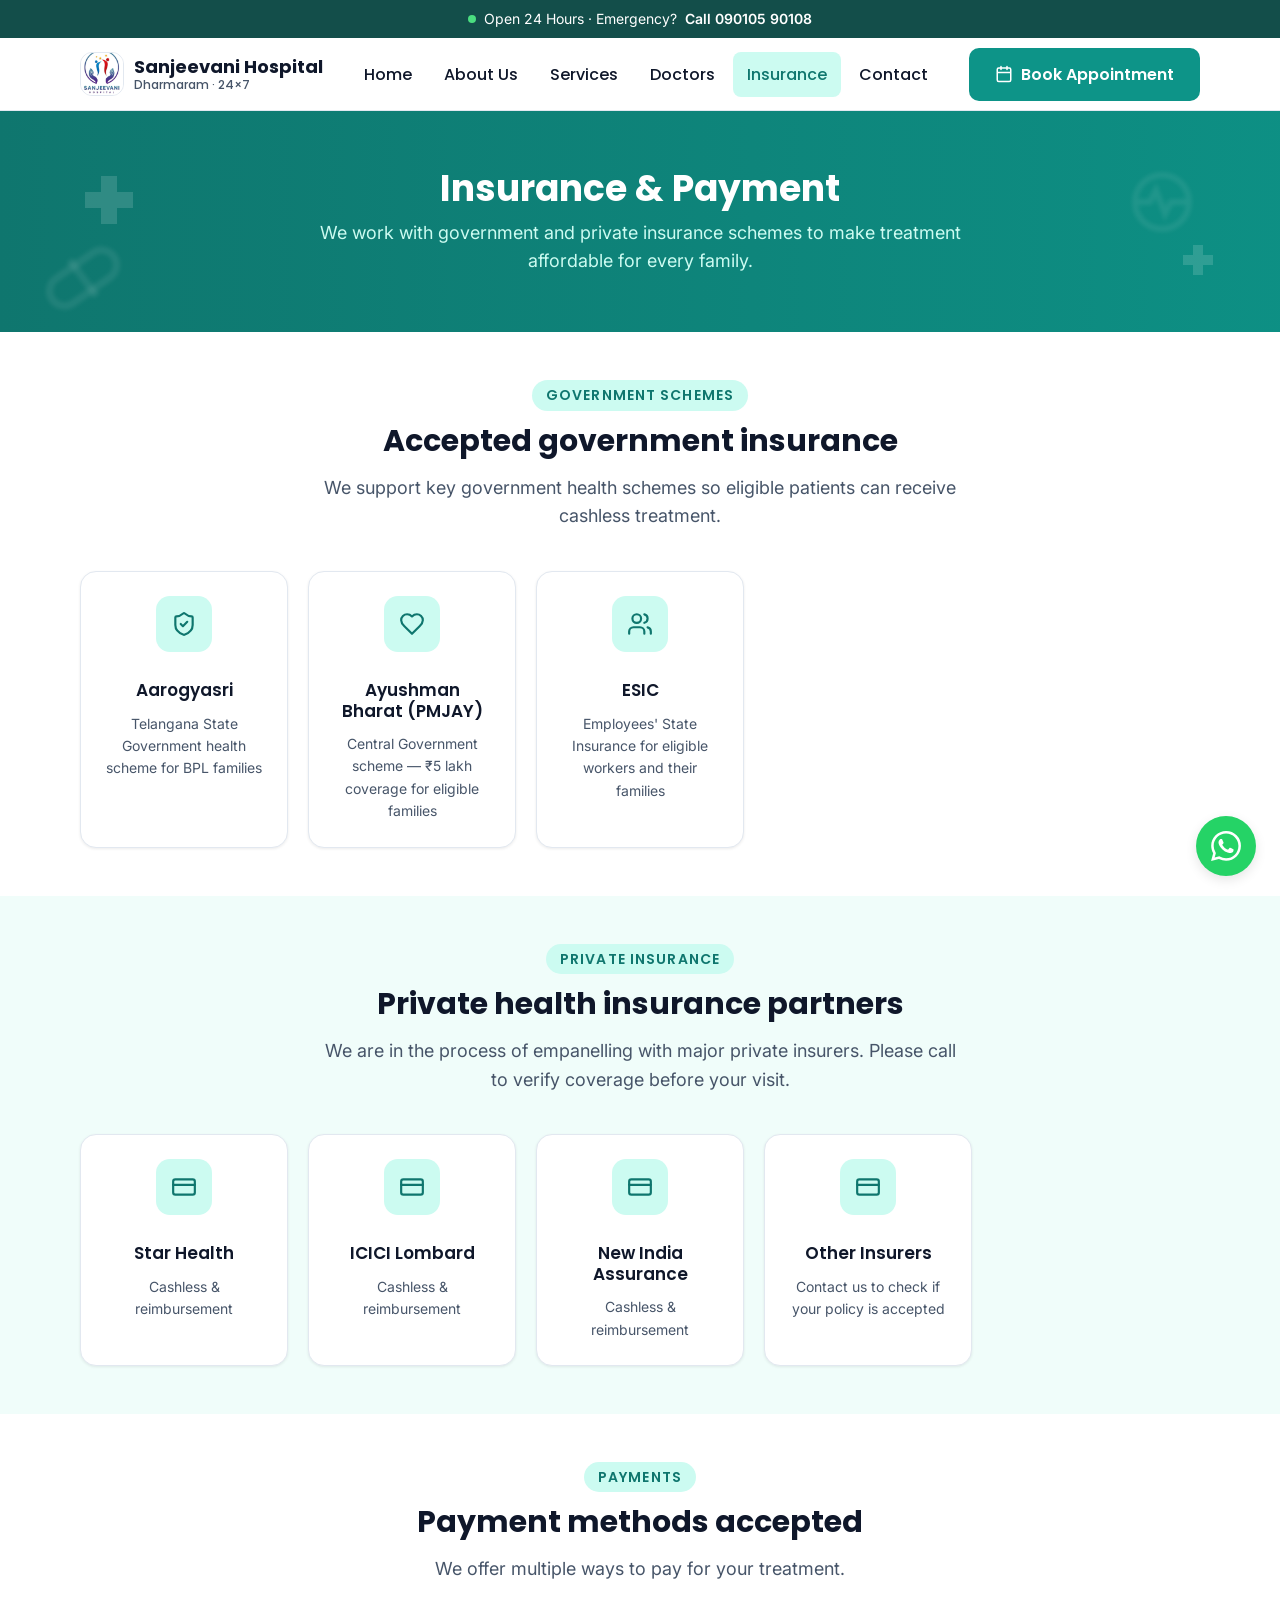
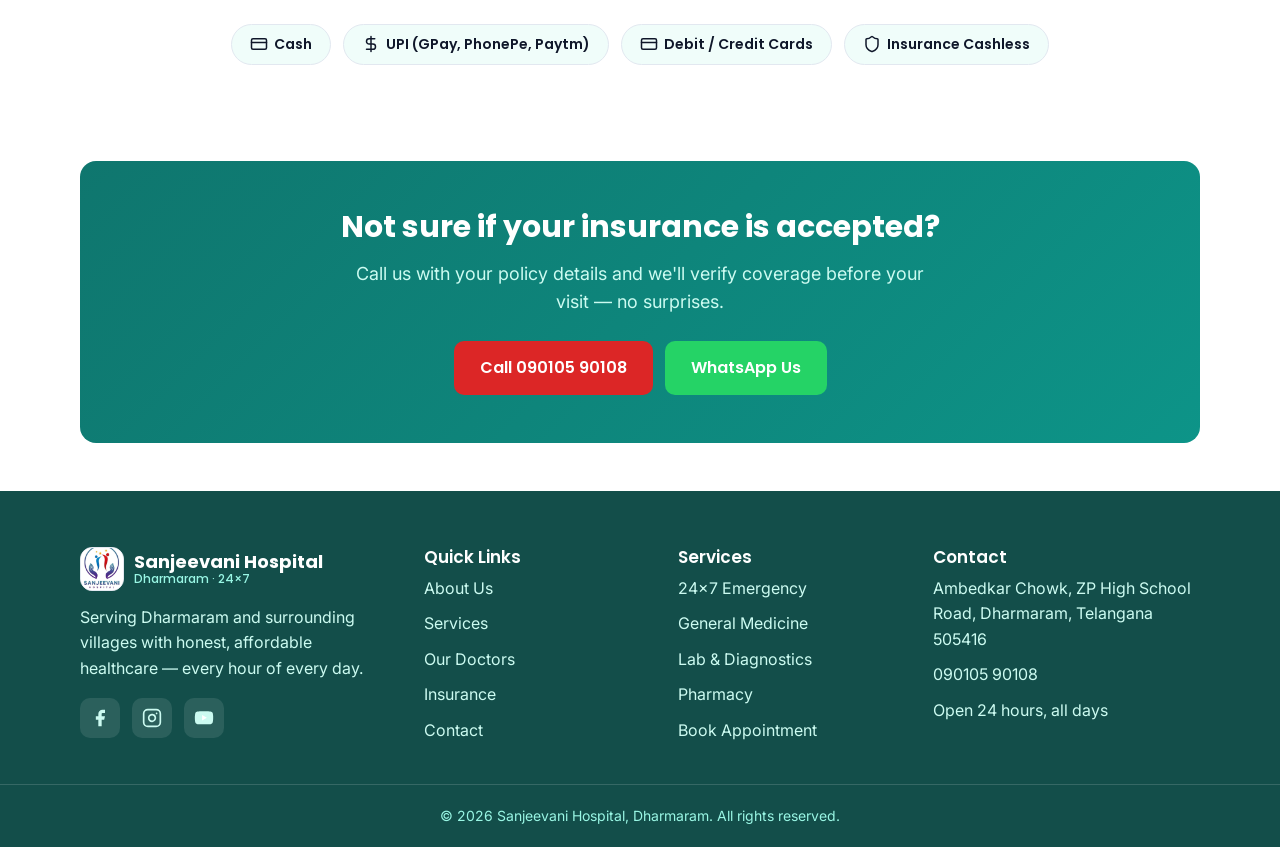
<file: insurance.html>
<!DOCTYPE html>
<html lang="en">
<head>
  <meta charset="UTF-8">
  <meta name="viewport" content="width=device-width, initial-scale=1">
  <title>Insurance &amp; Payment — Sanjeevani Hospital, Dharmaram | Accepted Insurance Schemes</title>
  <meta name="description" content="Insurance and payment information for Sanjeevani Hospital, Dharmaram. We accept Aarogyasri, Ayushman Bharat (PMJAY), private insurance and multiple payment methods. Call 090105 90108.">
  <meta name="robots" content="index, follow">
  <link rel="canonical" href="https://www.sanjeevanihospital.in/insurance.html">
  <meta property="og:type" content="website">
  <meta property="og:site_name" content="Sanjeevani Hospital">
  <meta property="og:title" content="Insurance & Payment — Sanjeevani Hospital">
  <meta property="og:description" content="Accepted insurance schemes and payment options at Sanjeevani Hospital, Dharmaram.">
  <meta property="og:url" content="https://www.sanjeevanihospital.in/insurance.html">
  <meta property="og:image" content="https://www.sanjeevanihospital.in/images/sanjeevani_5.jpg">
  <meta property="og:locale" content="en_IN">
  <link rel="icon" href="data:image/svg+xml,%3Csvg xmlns='http://www.w3.org/2000/svg' viewBox='0 0 32 32'%3E%3Crect width='32' height='32' rx='8' fill='%230D9488'/%3E%3Cpath d='M16 8v16M8 16h16' stroke='white' stroke-width='4' stroke-linecap='round'/%3E%3C/svg%3E">
  <link rel="preconnect" href="https://fonts.googleapis.com">
  <link rel="preconnect" href="https://fonts.gstatic.com" crossorigin>
  <link href="https://fonts.googleapis.com/css2?family=Poppins:wght@600;700&family=Inter:wght@400;500;600&family=Noto+Sans+Telugu:wght@400;600&display=swap" rel="stylesheet">
  <link rel="stylesheet" href="css/style.css">
  <script type="application/ld+json">
  {
    "@context": "https://schema.org",
    "@type": "BreadcrumbList",
    "itemListElement": [
      { "@type": "ListItem", "position": 1, "name": "Home", "item": "https://www.sanjeevanihospital.in/" },
      { "@type": "ListItem", "position": 2, "name": "Insurance & Payment", "item": "https://www.sanjeevanihospital.in/insurance.html" }
    ]
  }
  </script>
</head>
<body>
  <a class="skip-link" href="#main">Skip to main content</a>

  <div class="emergency-strip">
    <div class="container">
      <span class="dot" aria-hidden="true"></span>
      <span>Open 24 Hours &middot; Emergency?</span>
      <a href="tel:+919010590108">Call 090105 90108</a>
    </div>
  </div>

  <header class="header">
    <div class="container header__inner">
      <a class="brand" href="index.html" aria-label="Sanjeevani Hospital — Home">
        <span class="brand__mark" aria-hidden="true">
          <img src="images/sanjeevani%20logo.jpg" alt="" width="44" height="44">
        </span>
        <span class="brand__name">Sanjeevani Hospital<small>Dharmaram &middot; 24×7</small></span>
      </a>
      <nav class="nav" id="site-nav" aria-label="Main navigation">
        <a href="index.html">Home</a>
        <a href="about.html">About Us</a>
        <a href="services.html">Services</a>
        <a href="doctors.html">Doctors</a>
        <a href="insurance.html" aria-current="page">Insurance</a>
        <a href="contact.html">Contact</a>
      </nav>
      <a class="btn btn--primary header__cta" href="book-appointment.html">
        <svg width="18" height="18" viewBox="0 0 24 24" fill="none" stroke="currentColor" stroke-width="2" stroke-linecap="round" stroke-linejoin="round" aria-hidden="true"><path d="M8 2v4M16 2v4M3 10h18M5 4h14a2 2 0 0 1 2 2v14a2 2 0 0 1-2 2H5a2 2 0 0 1-2-2V6a2 2 0 0 1 2-2z"/></svg>
        Book Appointment
      </a>
      <button class="nav-toggle" aria-expanded="false" aria-controls="site-nav" aria-label="Open menu">
        <svg width="26" height="26" viewBox="0 0 24 24" fill="none" stroke="currentColor" stroke-width="2" stroke-linecap="round" aria-hidden="true"><path d="M4 6h16M4 12h16M4 18h16"/></svg>
      </button>
    </div>
  </header>

  <main id="main">
    <section class="page-hero">
      <div class="container">
        <h1>Insurance &amp; Payment</h1>
        <p>We work with government and private insurance schemes to make treatment affordable for every family.</p>
      </div>
    </section>

    <section class="section">
      <div class="container">
        <div class="section-head">
          <span class="kicker">Government Schemes</span>
          <h2>Accepted government insurance</h2>
          <p>We support key government health schemes so eligible patients can receive cashless treatment.</p>
        </div>
        <div class="insurance-grid">
          <div class="insurance-card reveal">
            <div class="insurance-card__icon">
              <svg width="26" height="26" viewBox="0 0 24 24" fill="none" stroke="currentColor" stroke-width="2" stroke-linecap="round" stroke-linejoin="round"><path d="M20 13c0 5-3.5 7.5-7.66 8.95a1 1 0 0 1-.67-.01C7.5 20.5 4 18 4 13V6a1 1 0 0 1 1-1c2 0 4.5-1.2 6.24-2.72a1.17 1.17 0 0 1 1.52 0C14.51 3.81 17 5 19 5a1 1 0 0 1 1 1z"/><path d="m9 12 2 2 4-4"/></svg>
            </div>
            <h3>Aarogyasri</h3>
            <p>Telangana State Government health scheme for BPL families</p>
          </div>
          <div class="insurance-card reveal">
            <div class="insurance-card__icon">
              <svg width="26" height="26" viewBox="0 0 24 24" fill="none" stroke="currentColor" stroke-width="2" stroke-linecap="round" stroke-linejoin="round"><path d="M19 14c1.49-1.46 3-3.21 3-5.5A5.5 5.5 0 0 0 16.5 3c-1.76 0-3 .5-4.5 2-1.5-1.5-2.74-2-4.5-2A5.5 5.5 0 0 0 2 8.5c0 2.3 1.5 4.05 3 5.5l7 7Z"/></svg>
            </div>
            <h3>Ayushman Bharat (PMJAY)</h3>
            <p>Central Government scheme — ₹5 lakh coverage for eligible families</p>
          </div>
          <div class="insurance-card reveal">
            <div class="insurance-card__icon">
              <svg width="26" height="26" viewBox="0 0 24 24" fill="none" stroke="currentColor" stroke-width="2" stroke-linecap="round" stroke-linejoin="round"><path d="M16 21v-2a4 4 0 0 0-4-4H6a4 4 0 0 0-4 4v2"/><circle cx="9" cy="7" r="4"/><path d="M22 21v-2a4 4 0 0 0-3-3.87M16 3.13a4 4 0 0 1 0 7.75"/></svg>
            </div>
            <h3>ESIC</h3>
            <p>Employees' State Insurance for eligible workers and their families</p>
          </div>
        </div>
      </div>
    </section>

    <section class="section section--alt">
      <div class="container">
        <div class="section-head">
          <span class="kicker">Private Insurance</span>
          <h2>Private health insurance partners</h2>
          <p>We are in the process of empanelling with major private insurers. Please call to verify coverage before your visit.</p>
        </div>
        <div class="insurance-grid">
          <div class="insurance-card reveal">
            <div class="insurance-card__icon">
              <svg width="26" height="26" viewBox="0 0 24 24" fill="none" stroke="currentColor" stroke-width="2" stroke-linecap="round" stroke-linejoin="round"><rect width="20" height="14" x="2" y="5" rx="2"/><path d="M2 10h20"/></svg>
            </div>
            <h3>Star Health</h3>
            <p>Cashless &amp; reimbursement</p>
          </div>
          <div class="insurance-card reveal">
            <div class="insurance-card__icon">
              <svg width="26" height="26" viewBox="0 0 24 24" fill="none" stroke="currentColor" stroke-width="2" stroke-linecap="round" stroke-linejoin="round"><rect width="20" height="14" x="2" y="5" rx="2"/><path d="M2 10h20"/></svg>
            </div>
            <h3>ICICI Lombard</h3>
            <p>Cashless &amp; reimbursement</p>
          </div>
          <div class="insurance-card reveal">
            <div class="insurance-card__icon">
              <svg width="26" height="26" viewBox="0 0 24 24" fill="none" stroke="currentColor" stroke-width="2" stroke-linecap="round" stroke-linejoin="round"><rect width="20" height="14" x="2" y="5" rx="2"/><path d="M2 10h20"/></svg>
            </div>
            <h3>New India Assurance</h3>
            <p>Cashless &amp; reimbursement</p>
          </div>
          <div class="insurance-card reveal">
            <div class="insurance-card__icon">
              <svg width="26" height="26" viewBox="0 0 24 24" fill="none" stroke="currentColor" stroke-width="2" stroke-linecap="round" stroke-linejoin="round"><rect width="20" height="14" x="2" y="5" rx="2"/><path d="M2 10h20"/></svg>
            </div>
            <h3>Other Insurers</h3>
            <p>Contact us to check if your policy is accepted</p>
          </div>
        </div>
      </div>
    </section>

    <section class="section">
      <div class="container">
        <div class="section-head">
          <span class="kicker">Payments</span>
          <h2>Payment methods accepted</h2>
          <p>We offer multiple ways to pay for your treatment.</p>
        </div>
        <div class="payment-methods" style="justify-content:center;">
          <span class="payment-badge">
            <svg width="18" height="18" viewBox="0 0 24 24" fill="none" stroke="currentColor" stroke-width="2" stroke-linecap="round" stroke-linejoin="round"><rect width="20" height="14" x="2" y="5" rx="2"/><path d="M2 10h20"/></svg>
            Cash
          </span>
          <span class="payment-badge">
            <svg width="18" height="18" viewBox="0 0 24 24" fill="none" stroke="currentColor" stroke-width="2" stroke-linecap="round" stroke-linejoin="round"><path d="M12 2v20M17 5H9.5a3.5 3.5 0 0 0 0 7h5a3.5 3.5 0 0 1 0 7H6"/></svg>
            UPI (GPay, PhonePe, Paytm)
          </span>
          <span class="payment-badge">
            <svg width="18" height="18" viewBox="0 0 24 24" fill="none" stroke="currentColor" stroke-width="2" stroke-linecap="round" stroke-linejoin="round"><rect width="20" height="14" x="2" y="5" rx="2"/><path d="M2 10h20"/></svg>
            Debit / Credit Cards
          </span>
          <span class="payment-badge">
            <svg width="18" height="18" viewBox="0 0 24 24" fill="none" stroke="currentColor" stroke-width="2" stroke-linecap="round" stroke-linejoin="round"><path d="M20 13c0 5-3.5 7.5-7.66 8.95a1 1 0 0 1-.67-.01C7.5 20.5 4 18 4 13V6a1 1 0 0 1 1-1c2 0 4.5-1.2 6.24-2.72a1.17 1.17 0 0 1 1.52 0C14.51 3.81 17 5 19 5a1 1 0 0 1 1 1z"/></svg>
            Insurance Cashless
          </span>
        </div>
      </div>
    </section>

    <section class="section">
      <div class="container">
        <div class="cta-block reveal">
          <h2>Not sure if your insurance is accepted?</h2>
          <p>Call us with your policy details and we'll verify coverage before your visit — no surprises.</p>
          <div class="hero__actions">
            <a class="btn btn--emergency" href="tel:+919010590108">Call 090105 90108</a>
            <a class="btn btn--whatsapp" href="https://wa.me/919010590108?text=Namaste%2C%20I%20want%20to%20check%20if%20my%20insurance%20is%20accepted%20at%20Sanjeevani%20Hospital." target="_blank" rel="noopener">WhatsApp Us</a>
          </div>
        </div>
      </div>
    </section>
  </main>

  <footer class="footer">
    <div class="container footer__grid">
      <div>
        <a class="brand" href="index.html" style="margin-bottom:14px;">
          <span class="brand__mark" aria-hidden="true">
            <img src="images/sanjeevani%20logo.jpg" alt="" width="44" height="44">
          </span>
          <span class="brand__name">Sanjeevani Hospital<small>Dharmaram &middot; 24×7</small></span>
        </a>
        <p style="margin-top:14px;">Serving Dharmaram and surrounding villages with honest, affordable healthcare — every hour of every day.</p>
        <div class="footer__social">
          <a href="#" aria-label="Facebook" target="_blank" rel="noopener"><svg width="20" height="20" viewBox="0 0 24 24" fill="currentColor"><path d="M18 2h-3a5 5 0 0 0-5 5v3H7v4h3v8h4v-8h3l1-4h-4V7a1 1 0 0 1 1-1h3z"/></svg></a>
          <a href="#" aria-label="Instagram" target="_blank" rel="noopener"><svg width="20" height="20" viewBox="0 0 24 24" fill="none" stroke="currentColor" stroke-width="2" stroke-linecap="round" stroke-linejoin="round"><rect width="20" height="20" x="2" y="2" rx="5"/><path d="M16 11.37A4 4 0 1 1 12.63 8 4 4 0 0 1 16 11.37z"/><line x1="17.5" x2="17.51" y1="6.5" y2="6.5"/></svg></a>
          <a href="#" aria-label="YouTube" target="_blank" rel="noopener"><svg width="20" height="20" viewBox="0 0 24 24" fill="currentColor"><path d="M22.54 6.42a2.78 2.78 0 0 0-1.94-2C18.88 4 12 4 12 4s-6.88 0-8.6.46a2.78 2.78 0 0 0-1.94 2A29 29 0 0 0 1 11.75a29 29 0 0 0 .46 5.33A2.78 2.78 0 0 0 3.4 19.1c1.72.46 8.6.46 8.6.46s6.88 0 8.6-.46a2.78 2.78 0 0 0 1.94-2 29 29 0 0 0 .46-5.25 29 29 0 0 0-.46-5.43z"/><polygon points="9.75 15.02 15.5 11.75 9.75 8.48 9.75 15.02" fill="#fff"/></svg></a>
        </div>
      </div>
      <div>
        <h3>Quick Links</h3>
        <ul>
          <li><a href="about.html">About Us</a></li>
          <li><a href="services.html">Services</a></li>
          <li><a href="doctors.html">Our Doctors</a></li>
          <li><a href="insurance.html">Insurance</a></li>
          <li><a href="contact.html">Contact</a></li>
        </ul>
      </div>
      <div>
        <h3>Services</h3>
        <ul>
          <li><a href="services.html">24×7 Emergency</a></li>
          <li><a href="services.html">General Medicine</a></li>
          <li><a href="services.html">Lab &amp; Diagnostics</a></li>
          <li><a href="services.html">Pharmacy</a></li>
          <li><a href="book-appointment.html">Book Appointment</a></li>
        </ul>
      </div>
      <div>
        <h3>Contact</h3>
        <ul>
          <li>Ambedkar Chowk, ZP High School Road, Dharmaram, Telangana 505416</li>
          <li><a href="tel:+919010590108">090105 90108</a></li>
          <li>Open 24 hours, all days</li>
        </ul>
      </div>
    </div>
    <div class="footer__bottom">
      <div class="container">&copy; 2026 Sanjeevani Hospital, Dharmaram. All rights reserved.</div>
    </div>
  </footer>

  <a class="float-wa" href="https://wa.me/919010590108?text=Namaste%2C%20I%20want%20to%20check%20insurance%20at%20Sanjeevani%20Hospital." target="_blank" rel="noopener" aria-label="Chat on WhatsApp">
    <svg width="30" height="30" viewBox="0 0 24 24" fill="currentColor" aria-hidden="true"><path d="M17.472 14.382c-.297-.149-1.758-.867-2.03-.967-.273-.099-.471-.148-.67.15-.197.297-.767.966-.94 1.164-.173.199-.347.223-.644.075-.297-.15-1.255-.463-2.39-1.475-.883-.788-1.48-1.761-1.653-2.059-.173-.297-.018-.458.13-.606.134-.133.297-.347.446-.52.149-.174.198-.298.298-.497.099-.198.05-.371-.025-.52-.075-.149-.669-1.612-.916-2.207-.242-.579-.487-.5-.669-.51-.173-.008-.371-.01-.57-.01-.198 0-.52.074-.792.372-.272.297-1.04 1.016-1.04 2.479 0 1.462 1.065 2.875 1.213 3.074.149.198 2.096 3.2 5.077 4.487.709.306 1.262.489 1.694.625.712.227 1.36.195 1.871.118.571-.085 1.758-.719 2.006-1.413.248-.694.248-1.289.173-1.413-.074-.124-.272-.198-.57-.347m-5.421 7.403h-.004a9.87 9.87 0 01-5.031-1.378l-.361-.214-3.741.982.998-3.648-.235-.374a9.86 9.86 0 01-1.51-5.26c.001-5.45 4.436-9.884 9.888-9.884 2.64 0 5.122 1.03 6.988 2.898a9.825 9.825 0 012.893 6.994c-.003 5.45-4.437 9.884-9.885 9.884m8.413-18.297A11.815 11.815 0 0012.05 0C5.495 0 .16 5.335.157 11.892c0 2.096.547 4.142 1.588 5.945L.057 24l6.305-1.654a11.882 11.882 0 005.683 1.448h.005c6.554 0 11.89-5.335 11.893-11.893a11.821 11.821 0 00-3.48-8.413z"/></svg>
  </a>

  <nav class="action-bar" aria-label="Quick actions">
    <a class="ab-call" href="tel:+919010590108">
      <svg width="22" height="22" viewBox="0 0 24 24" fill="none" stroke="currentColor" stroke-width="2" stroke-linecap="round" stroke-linejoin="round" aria-hidden="true"><path d="M22 16.92v3a2 2 0 0 1-2.18 2 19.79 19.79 0 0 1-8.63-3.07 19.5 19.5 0 0 1-6-6 19.79 19.79 0 0 1-3.07-8.67A2 2 0 0 1 4.11 2h3a2 2 0 0 1 2 1.72c.127.96.361 1.903.7 2.81a2 2 0 0 1-.45 2.11L8.09 9.91a16 16 0 0 0 6 6l1.27-1.27a2 2 0 0 1 2.11-.45c.907.339 1.85.573 2.81.7A2 2 0 0 1 22 16.92z"/></svg>
      Call
    </a>
    <a class="ab-wa" href="https://wa.me/919010590108?text=Namaste%2C%20I%20want%20to%20check%20insurance%20at%20Sanjeevani%20Hospital." target="_blank" rel="noopener">
      <svg width="22" height="22" viewBox="0 0 24 24" fill="currentColor" aria-hidden="true"><path d="M17.472 14.382c-.297-.149-1.758-.867-2.03-.967-.273-.099-.471-.148-.67.15-.197.297-.767.966-.94 1.164-.173.199-.347.223-.644.075-.297-.15-1.255-.463-2.39-1.475-.883-.788-1.48-1.761-1.653-2.059-.173-.297-.018-.458.13-.606.134-.133.297-.347.446-.52.149-.174.198-.298.298-.497.099-.198.05-.371-.025-.52-.075-.149-.669-1.612-.916-2.207-.242-.579-.487-.5-.669-.51-.173-.008-.371-.01-.57-.01-.198 0-.52.074-.792.372-.272.297-1.04 1.016-1.04 2.479 0 1.462 1.065 2.875 1.213 3.074.149.198 2.096 3.2 5.077 4.487.709.306 1.262.489 1.694.625.712.227 1.36.195 1.871.118.571-.085 1.758-.719 2.006-1.413.248-.694.248-1.289.173-1.413-.074-.124-.272-.198-.57-.347z"/></svg>
      WhatsApp
    </a>
    <a class="ab-dir" href="https://www.google.com/maps/dir/?api=1&destination=Sanjeevani+Hospital+Dharmaram+Telangana+505416" target="_blank" rel="noopener">
      <svg width="22" height="22" viewBox="0 0 24 24" fill="none" stroke="currentColor" stroke-width="2" stroke-linecap="round" stroke-linejoin="round" aria-hidden="true"><path d="M20 10c0 6-8 12-8 12s-8-6-8-12a8 8 0 0 1 16 0Z"/><circle cx="12" cy="10" r="3"/></svg>
      Directions
    </a>
  </nav>

  <script src="js/main.js" defer></script>
</body>
</html>
</file>
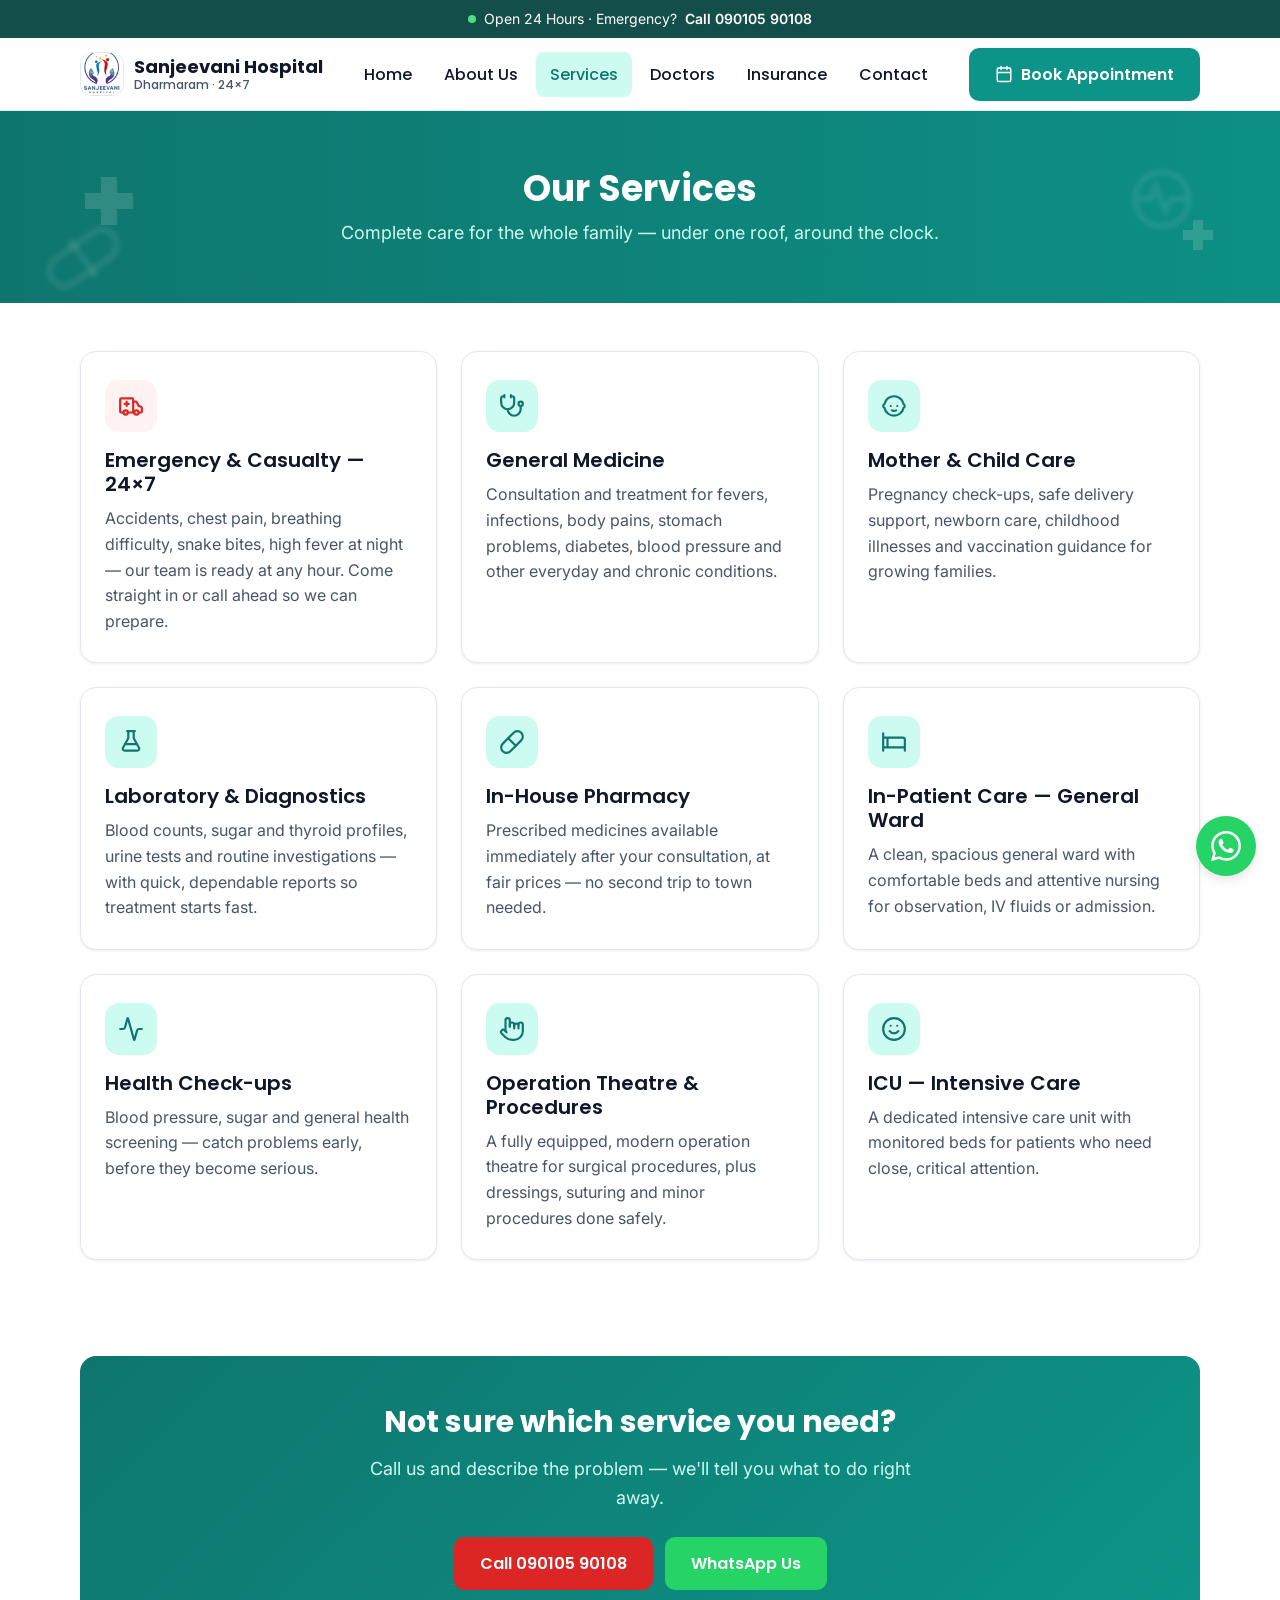
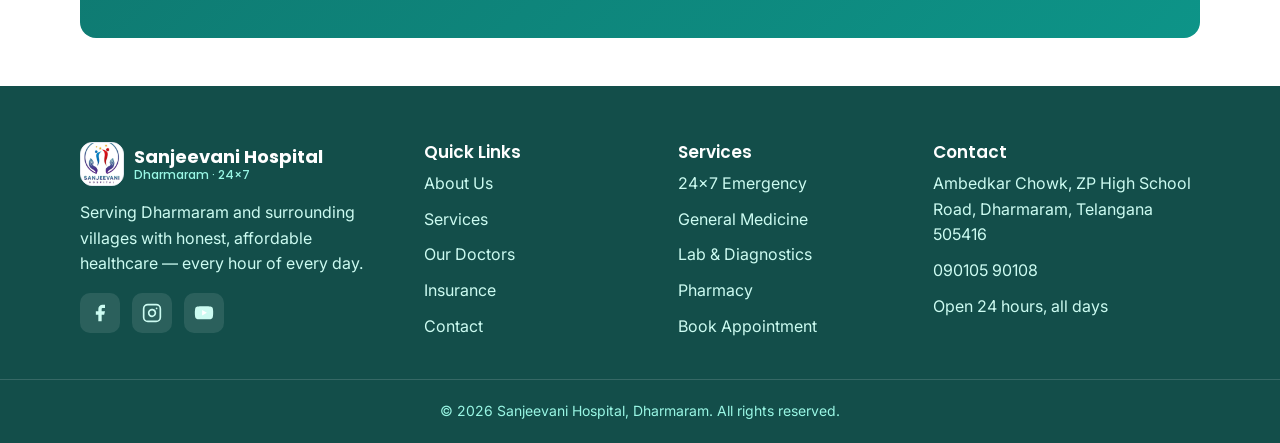
<file: services.html>
<!DOCTYPE html>
<html lang="en">
<head>
  <meta charset="UTF-8">
  <meta name="viewport" content="width=device-width, initial-scale=1">
  <title>Services — Sanjeevani Hospital, Dharmaram | 24×7 Emergency, General Medicine, Lab &amp; Pharmacy</title>
  <meta name="description" content="Services at Sanjeevani Hospital, Dharmaram: 24×7 emergency &amp; casualty, general medicine, mother &amp; child care, laboratory, in-house pharmacy, in-patient care and more. Call 090105 90108.">
  <meta name="robots" content="index, follow">
  <link rel="canonical" href="https://www.sanjeevanihospital.in/services.html">
  <meta property="og:type" content="website">
  <meta property="og:site_name" content="Sanjeevani Hospital">
  <meta property="og:title" content="Services at Sanjeevani Hospital, Dharmaram">
  <meta property="og:description" content="24×7 emergency, general medicine, diagnostics, pharmacy and in-patient care — all under one roof at Ambedkar Chowk, Dharmaram.">
  <meta property="og:url" content="https://www.sanjeevanihospital.in/services.html">
  <meta property="og:image" content="https://www.sanjeevanihospital.in/images/sanjeevani_5.jpg">
  <meta property="og:locale" content="en_IN">
  <link rel="icon" href="data:image/svg+xml,%3Csvg xmlns='http://www.w3.org/2000/svg' viewBox='0 0 32 32'%3E%3Crect width='32' height='32' rx='8' fill='%230D9488'/%3E%3Cpath d='M16 8v16M8 16h16' stroke='white' stroke-width='4' stroke-linecap='round'/%3E%3C/svg%3E">
  <link rel="preconnect" href="https://fonts.googleapis.com">
  <link rel="preconnect" href="https://fonts.gstatic.com" crossorigin>
  <link href="https://fonts.googleapis.com/css2?family=Poppins:wght@600;700&family=Inter:wght@400;500;600&family=Noto+Sans+Telugu:wght@400;600&display=swap" rel="stylesheet">
  <link rel="stylesheet" href="css/style.css">
  <script type="application/ld+json">
  {
    "@context": "https://schema.org",
    "@type": "BreadcrumbList",
    "itemListElement": [
      { "@type": "ListItem", "position": 1, "name": "Home", "item": "https://www.sanjeevanihospital.in/" },
      { "@type": "ListItem", "position": 2, "name": "Services", "item": "https://www.sanjeevanihospital.in/services.html" }
    ]
  }
  </script>
</head>
<body>
  <a class="skip-link" href="#main">Skip to main content</a>

  <div class="emergency-strip">
    <div class="container">
      <span class="dot" aria-hidden="true"></span>
      <span>Open 24 Hours &middot; Emergency?</span>
      <a href="tel:+919010590108">Call 090105 90108</a>
    </div>
  </div>

  <header class="header">
    <div class="container header__inner">
      <a class="brand" href="index.html" aria-label="Sanjeevani Hospital — Home">
        <span class="brand__mark" aria-hidden="true">
          <img src="images/sanjeevani%20logo.jpg" alt="" width="44" height="44">
        </span>
        <span class="brand__name">Sanjeevani Hospital<small>Dharmaram &middot; 24×7</small></span>
      </a>
      <nav class="nav" id="site-nav" aria-label="Main navigation">
        <a href="index.html">Home</a>
        <a href="about.html">About Us</a>
        <a href="services.html" aria-current="page">Services</a>
        <a href="doctors.html">Doctors</a>
        <a href="insurance.html">Insurance</a>
        <a href="contact.html">Contact</a>
      </nav>
      <a class="btn btn--primary header__cta" href="book-appointment.html">
        <svg width="18" height="18" viewBox="0 0 24 24" fill="none" stroke="currentColor" stroke-width="2" stroke-linecap="round" stroke-linejoin="round" aria-hidden="true"><path d="M8 2v4M16 2v4M3 10h18M5 4h14a2 2 0 0 1 2 2v14a2 2 0 0 1-2 2H5a2 2 0 0 1-2-2V6a2 2 0 0 1 2-2z"/></svg>
        Book Appointment
      </a>
      <button class="nav-toggle" aria-expanded="false" aria-controls="site-nav" aria-label="Open menu">
        <svg width="26" height="26" viewBox="0 0 24 24" fill="none" stroke="currentColor" stroke-width="2" stroke-linecap="round" aria-hidden="true"><path d="M4 6h16M4 12h16M4 18h16"/></svg>
      </button>
    </div>
  </header>

  <main id="main">
    <section class="page-hero">
      <div class="container">
        <h1>Our Services</h1>
        <p>Complete care for the whole family — under one roof, around the clock.</p>
      </div>
    </section>

    <section class="section">
      <div class="container">
        <div class="grid grid--3">
          <div class="card card--emergency reveal">
            <div class="card__icon">
              <svg width="26" height="26" viewBox="0 0 24 24" fill="none" stroke="currentColor" stroke-width="2" stroke-linecap="round" stroke-linejoin="round" aria-hidden="true"><path d="M10 10H6M8 8v4"/><path d="M19 18h2a1 1 0 0 0 1-1v-3.28a1 1 0 0 0-.684-.948l-1.923-.641a1 1 0 0 1-.578-.502l-1.539-3.076A1 1 0 0 0 16.382 8H14"/><path d="M2 8v9a1 1 0 0 0 1 1h2"/><path d="M14 18V6a1 1 0 0 0-1-1H3a1 1 0 0 0-1 1v2"/><circle cx="17" cy="18" r="2"/><circle cx="7" cy="18" r="2"/><path d="M9 18h6"/></svg>
            </div>
            <h3>Emergency &amp; Casualty — 24×7</h3>
            <p>Accidents, chest pain, breathing difficulty, snake bites, high fever at night — our team is ready at any hour. Come straight in or call ahead so we can prepare.</p>
          </div>
          <div class="card reveal">
            <div class="card__icon">
              <svg width="26" height="26" viewBox="0 0 24 24" fill="none" stroke="currentColor" stroke-width="2" stroke-linecap="round" stroke-linejoin="round" aria-hidden="true"><path d="M11 2v2M5 2v2M5 3H4a2 2 0 0 0-2 2v4a6 6 0 0 0 12 0V5a2 2 0 0 0-2-2h-1M8 15a6 6 0 0 0 12 0v-3"/><circle cx="20" cy="10" r="2"/></svg>
            </div>
            <h3>General Medicine</h3>
            <p>Consultation and treatment for fevers, infections, body pains, stomach problems, diabetes, blood pressure and other everyday and chronic conditions.</p>
          </div>
          <div class="card reveal">
            <div class="card__icon">
              <svg width="26" height="26" viewBox="0 0 24 24" fill="none" stroke="currentColor" stroke-width="2" stroke-linecap="round" stroke-linejoin="round" aria-hidden="true"><path d="M9 12h.01M15 12h.01M10 16c.5.3 1.2.5 2 .5s1.5-.2 2-.5"/><path d="M19 6.3a9 9 0 0 1 1.8 3.9 2 2 0 0 1 0 3.6 9 9 0 0 1-17.6 0 2 2 0 0 1 0-3.6A9 9 0 0 1 12 3c2.8 0 5.2 1.3 7 3.3"/></svg>
            </div>
            <h3>Mother &amp; Child Care</h3>
            <p>Pregnancy check-ups, safe delivery support, newborn care, childhood illnesses and vaccination guidance for growing families.</p>
          </div>
          <div class="card reveal">
            <div class="card__icon">
              <svg width="26" height="26" viewBox="0 0 24 24" fill="none" stroke="currentColor" stroke-width="2" stroke-linecap="round" stroke-linejoin="round" aria-hidden="true"><path d="M14.5 2v6.5l4.5 8.06A2 2 0 0 1 17.24 20H6.76A2 2 0 0 1 5 16.56L9.5 8.5V2M8.5 2h7M7 14h10"/></svg>
            </div>
            <h3>Laboratory &amp; Diagnostics</h3>
            <p>Blood counts, sugar and thyroid profiles, urine tests and routine investigations — with quick, dependable reports so treatment starts fast.</p>
          </div>
          <div class="card reveal">
            <div class="card__icon">
              <svg width="26" height="26" viewBox="0 0 24 24" fill="none" stroke="currentColor" stroke-width="2" stroke-linecap="round" stroke-linejoin="round" aria-hidden="true"><path d="m10.5 20.5 10-10a4.95 4.95 0 1 0-7-7l-10 10a4.95 4.95 0 1 0 7 7Z"/><path d="m8.5 8.5 7 7"/></svg>
            </div>
            <h3>In-House Pharmacy</h3>
            <p>Prescribed medicines available immediately after your consultation, at fair prices — no second trip to town needed.</p>
          </div>
          <div class="card reveal">
            <div class="card__icon">
              <svg width="26" height="26" viewBox="0 0 24 24" fill="none" stroke="currentColor" stroke-width="2" stroke-linecap="round" stroke-linejoin="round" aria-hidden="true"><path d="M2 4v16M2 8h18a2 2 0 0 1 2 2v10M2 17h20M6 8v9"/></svg>
            </div>
            <h3>In-Patient Care — General Ward</h3>
            <p>A clean, spacious general ward with comfortable beds and attentive nursing for observation, IV fluids or admission.</p>
          </div>
          <div class="card reveal">
            <div class="card__icon">
              <svg width="26" height="26" viewBox="0 0 24 24" fill="none" stroke="currentColor" stroke-width="2" stroke-linecap="round" stroke-linejoin="round" aria-hidden="true"><path d="M22 12h-2.48a2 2 0 0 0-1.93 1.46l-2.35 8.36a.25.25 0 0 1-.48 0L9.24 2.18a.25.25 0 0 0-.48 0l-2.35 8.36A2 2 0 0 1 4.49 12H2"/></svg>
            </div>
            <h3>Health Check-ups</h3>
            <p>Blood pressure, sugar and general health screening — catch problems early, before they become serious.</p>
          </div>
          <div class="card reveal">
            <div class="card__icon">
              <svg width="26" height="26" viewBox="0 0 24 24" fill="none" stroke="currentColor" stroke-width="2" stroke-linecap="round" stroke-linejoin="round" aria-hidden="true"><path d="M18 11.5V9a2 2 0 0 0-2-2v0a2 2 0 0 0-2 2v2.5"/><path d="M14 10V8a2 2 0 0 0-2-2v0a2 2 0 0 0-2 2v2"/><path d="M10 9.5V4a2 2 0 0 0-2-2v0a2 2 0 0 0-2 2v10"/><path d="M18 8a2 2 0 1 1 4 0v6a8 8 0 0 1-8 8h-2c-2.8 0-4.5-.86-5.99-2.34l-3.6-3.6a2 2 0 0 1 2.83-2.82L7 15"/></svg>
            </div>
            <h3>Operation Theatre &amp; Procedures</h3>
            <p>A fully equipped, modern operation theatre for surgical procedures, plus dressings, suturing and minor procedures done safely.</p>
          </div>
          <div class="card reveal">
            <div class="card__icon">
              <svg width="26" height="26" viewBox="0 0 24 24" fill="none" stroke="currentColor" stroke-width="2" stroke-linecap="round" stroke-linejoin="round" aria-hidden="true"><circle cx="12" cy="12" r="10"/><path d="M8 14s1.5 2 4 2 4-2 4-2M9 9h.01M15 9h.01"/></svg>
            </div>
            <h3>ICU — Intensive Care</h3>
            <p>A dedicated intensive care unit with monitored beds for patients who need close, critical attention.</p>
          </div>
        </div>
      </div>
    </section>

    <section class="section">
      <div class="container">
        <div class="cta-block reveal">
          <h2>Not sure which service you need?</h2>
          <p>Call us and describe the problem — we'll tell you what to do right away.</p>
          <div class="hero__actions">
            <a class="btn btn--emergency" href="tel:+919010590108">Call 090105 90108</a>
            <a class="btn btn--whatsapp" href="https://wa.me/919010590108?text=Namaste%2C%20I%20need%20medical%20guidance%20from%20Sanjeevani%20Hospital." target="_blank" rel="noopener">WhatsApp Us</a>
          </div>
        </div>
      </div>
    </section>
  </main>

  <footer class="footer">
    <div class="container footer__grid">
      <div>
        <a class="brand" href="index.html" style="margin-bottom:14px;">
          <span class="brand__mark" aria-hidden="true">
            <img src="images/sanjeevani%20logo.jpg" alt="" width="44" height="44">
          </span>
          <span class="brand__name">Sanjeevani Hospital<small>Dharmaram &middot; 24×7</small></span>
        </a>
        <p style="margin-top:14px;">Serving Dharmaram and surrounding villages with honest, affordable healthcare — every hour of every day.</p>
        <div class="footer__social">
          <a href="#" aria-label="Facebook" target="_blank" rel="noopener"><svg width="20" height="20" viewBox="0 0 24 24" fill="currentColor"><path d="M18 2h-3a5 5 0 0 0-5 5v3H7v4h3v8h4v-8h3l1-4h-4V7a1 1 0 0 1 1-1h3z"/></svg></a>
          <a href="#" aria-label="Instagram" target="_blank" rel="noopener"><svg width="20" height="20" viewBox="0 0 24 24" fill="none" stroke="currentColor" stroke-width="2" stroke-linecap="round" stroke-linejoin="round"><rect width="20" height="20" x="2" y="2" rx="5"/><path d="M16 11.37A4 4 0 1 1 12.63 8 4 4 0 0 1 16 11.37z"/><line x1="17.5" x2="17.51" y1="6.5" y2="6.5"/></svg></a>
          <a href="#" aria-label="YouTube" target="_blank" rel="noopener"><svg width="20" height="20" viewBox="0 0 24 24" fill="currentColor"><path d="M22.54 6.42a2.78 2.78 0 0 0-1.94-2C18.88 4 12 4 12 4s-6.88 0-8.6.46a2.78 2.78 0 0 0-1.94 2A29 29 0 0 0 1 11.75a29 29 0 0 0 .46 5.33A2.78 2.78 0 0 0 3.4 19.1c1.72.46 8.6.46 8.6.46s6.88 0 8.6-.46a2.78 2.78 0 0 0 1.94-2 29 29 0 0 0 .46-5.25 29 29 0 0 0-.46-5.43z"/><polygon points="9.75 15.02 15.5 11.75 9.75 8.48 9.75 15.02" fill="#fff"/></svg></a>
        </div>
      </div>
      <div>
        <h3>Quick Links</h3>
        <ul>
          <li><a href="about.html">About Us</a></li>
          <li><a href="services.html">Services</a></li>
          <li><a href="doctors.html">Our Doctors</a></li>
          <li><a href="insurance.html">Insurance</a></li>
          <li><a href="contact.html">Contact</a></li>
        </ul>
      </div>
      <div>
        <h3>Services</h3>
        <ul>
          <li><a href="services.html">24×7 Emergency</a></li>
          <li><a href="services.html">General Medicine</a></li>
          <li><a href="services.html">Lab &amp; Diagnostics</a></li>
          <li><a href="services.html">Pharmacy</a></li>
          <li><a href="book-appointment.html">Book Appointment</a></li>
        </ul>
      </div>
      <div>
        <h3>Contact</h3>
        <ul>
          <li>Ambedkar Chowk, ZP High School Road, Dharmaram, Telangana 505416</li>
          <li><a href="tel:+919010590108">090105 90108</a></li>
          <li>Open 24 hours, all days</li>
        </ul>
      </div>
    </div>
    <div class="footer__bottom">
      <div class="container">&copy; 2026 Sanjeevani Hospital, Dharmaram. All rights reserved.</div>
    </div>
  </footer>

  <a class="float-wa" href="https://wa.me/919010590108?text=Namaste%2C%20I%20want%20to%20book%20an%20appointment%20at%20Sanjeevani%20Hospital." target="_blank" rel="noopener" aria-label="Chat on WhatsApp">
    <svg width="30" height="30" viewBox="0 0 24 24" fill="currentColor" aria-hidden="true"><path d="M17.472 14.382c-.297-.149-1.758-.867-2.03-.967-.273-.099-.471-.148-.67.15-.197.297-.767.966-.94 1.164-.173.199-.347.223-.644.075-.297-.15-1.255-.463-2.39-1.475-.883-.788-1.48-1.761-1.653-2.059-.173-.297-.018-.458.13-.606.134-.133.297-.347.446-.52.149-.174.198-.298.298-.497.099-.198.05-.371-.025-.52-.075-.149-.669-1.612-.916-2.207-.242-.579-.487-.5-.669-.51-.173-.008-.371-.01-.57-.01-.198 0-.52.074-.792.372-.272.297-1.04 1.016-1.04 2.479 0 1.462 1.065 2.875 1.213 3.074.149.198 2.096 3.2 5.077 4.487.709.306 1.262.489 1.694.625.712.227 1.36.195 1.871.118.571-.085 1.758-.719 2.006-1.413.248-.694.248-1.289.173-1.413-.074-.124-.272-.198-.57-.347m-5.421 7.403h-.004a9.87 9.87 0 01-5.031-1.378l-.361-.214-3.741.982.998-3.648-.235-.374a9.86 9.86 0 01-1.51-5.26c.001-5.45 4.436-9.884 9.888-9.884 2.64 0 5.122 1.03 6.988 2.898a9.825 9.825 0 012.893 6.994c-.003 5.45-4.437 9.884-9.885 9.884m8.413-18.297A11.815 11.815 0 0012.05 0C5.495 0 .16 5.335.157 11.892c0 2.096.547 4.142 1.588 5.945L.057 24l6.305-1.654a11.882 11.882 0 005.683 1.448h.005c6.554 0 11.89-5.335 11.893-11.893a11.821 11.821 0 00-3.48-8.413z"/></svg>
  </a>

  <nav class="action-bar" aria-label="Quick actions">
    <a class="ab-call" href="tel:+919010590108">
      <svg width="22" height="22" viewBox="0 0 24 24" fill="none" stroke="currentColor" stroke-width="2" stroke-linecap="round" stroke-linejoin="round" aria-hidden="true"><path d="M22 16.92v3a2 2 0 0 1-2.18 2 19.79 19.79 0 0 1-8.63-3.07 19.5 19.5 0 0 1-6-6 19.79 19.79 0 0 1-3.07-8.67A2 2 0 0 1 4.11 2h3a2 2 0 0 1 2 1.72c.127.96.361 1.903.7 2.81a2 2 0 0 1-.45 2.11L8.09 9.91a16 16 0 0 0 6 6l1.27-1.27a2 2 0 0 1 2.11-.45c.907.339 1.85.573 2.81.7A2 2 0 0 1 22 16.92z"/></svg>
      Call
    </a>
    <a class="ab-wa" href="https://wa.me/919010590108?text=Namaste%2C%20I%20want%20to%20book%20an%20appointment%20at%20Sanjeevani%20Hospital." target="_blank" rel="noopener">
      <svg width="22" height="22" viewBox="0 0 24 24" fill="currentColor" aria-hidden="true"><path d="M17.472 14.382c-.297-.149-1.758-.867-2.03-.967-.273-.099-.471-.148-.67.15-.197.297-.767.966-.94 1.164-.173.199-.347.223-.644.075-.297-.15-1.255-.463-2.39-1.475-.883-.788-1.48-1.761-1.653-2.059-.173-.297-.018-.458.13-.606.134-.133.297-.347.446-.52.149-.174.198-.298.298-.497.099-.198.05-.371-.025-.52-.075-.149-.669-1.612-.916-2.207-.242-.579-.487-.5-.669-.51-.173-.008-.371-.01-.57-.01-.198 0-.52.074-.792.372-.272.297-1.04 1.016-1.04 2.479 0 1.462 1.065 2.875 1.213 3.074.149.198 2.096 3.2 5.077 4.487.709.306 1.262.489 1.694.625.712.227 1.36.195 1.871.118.571-.085 1.758-.719 2.006-1.413.248-.694.248-1.289.173-1.413-.074-.124-.272-.198-.57-.347m-5.421 7.403h-.004a9.87 9.87 0 01-5.031-1.378l-.361-.214-3.741.982.998-3.648-.235-.374a9.86 9.86 0 01-1.51-5.26c.001-5.45 4.436-9.884 9.888-9.884 2.64 0 5.122 1.03 6.988 2.898a9.825 9.825 0 012.893 6.994c-.003 5.45-4.437 9.884-9.885 9.884m8.413-18.297A11.815 11.815 0 0012.05 0C5.495 0 .16 5.335.157 11.892c0 2.096.547 4.142 1.588 5.945L.057 24l6.305-1.654a11.882 11.882 0 005.683 1.448h.005c6.554 0 11.89-5.335 11.893-11.893a11.821 11.821 0 00-3.48-8.413z"/></svg>
      WhatsApp
    </a>
    <a class="ab-dir" href="https://www.google.com/maps/dir/?api=1&destination=Sanjeevani+Hospital+Dharmaram+Telangana+505416" target="_blank" rel="noopener">
      <svg width="22" height="22" viewBox="0 0 24 24" fill="none" stroke="currentColor" stroke-width="2" stroke-linecap="round" stroke-linejoin="round" aria-hidden="true"><path d="M20 10c0 6-8 12-8 12s-8-6-8-12a8 8 0 0 1 16 0Z"/><circle cx="12" cy="10" r="3"/></svg>
      Directions
    </a>
  </nav>

  <script src="js/main.js" defer></script>
</body>
</html>
</file>
<file: css/style.css>
/* ==========================================================================
   Sanjeevani Hospital — Design System v1 (see design-system/MASTER.md)
   ========================================================================== */

:root {
  --primary: #0D9488;
  --primary-dark: #0F766E;
  --primary-deep: #134E4A;
  --primary-light: #CCFBF1;
  --surface: #FFFFFF;
  --surface-alt: #F0FDFA;
  --surface-muted: #F8FAFC;
  --text: #0F172A;
  --text-muted: #475569;
  --emergency: #DC2626;
  --emergency-tint: #FEF2F2;
  --whatsapp: #25D366;
  --whatsapp-dark: #1DA851;
  --border: #E2E8F0;
  --amber: #F59E0B;

  --font-head: 'Poppins', 'Noto Sans Telugu', sans-serif;
  --font-body: 'Inter', 'Noto Sans Telugu', sans-serif;

  --radius-card: 16px;
  --radius-btn: 10px;
  --shadow-sm: 0 1px 3px rgb(0 0 0 / .08);
  --shadow-md: 0 4px 12px rgb(0 0 0 / .10);
  --shadow-lg: 0 10px 25px rgb(0 0 0 / .12);
  --container: 1152px;
}

*, *::before, *::after { box-sizing: border-box; }

html { scroll-behavior: smooth; }

body {
  margin: 0;
  font-family: var(--font-body);
  font-size: 18px;
  line-height: 1.6;
  color: var(--text);
  background: var(--surface);
  -webkit-font-smoothing: antialiased;
}

img { max-width: 100%; height: auto; display: block; }

h1, h2, h3, h4 {
  font-family: var(--font-head);
  line-height: 1.2;
  margin: 0 0 .5em;
  color: var(--text);
}
h1 { font-size: 36px; font-weight: 700; }
h2 { font-size: 30px; font-weight: 700; }
h3 { font-size: 20px; font-weight: 600; }
p  { margin: 0 0 1em; }
a  { color: var(--primary-dark); }

.skip-link {
  position: absolute; left: -9999px; top: 0;
  background: var(--primary-dark); color: #fff;
  padding: 12px 20px; z-index: 200; border-radius: 0 0 8px 0;
}
.skip-link:focus { left: 0; }

:focus-visible { outline: 2px solid var(--primary); outline-offset: 2px; }

.container { max-width: var(--container); margin: 0 auto; padding: 0 16px; }

.section { padding: 48px 0; }
.section--alt { background: var(--surface-alt); }
.section--muted { background: var(--surface-muted); }

.section-head { text-align: center; max-width: 640px; margin: 0 auto 40px; }
.section-head .kicker {
  display: inline-block; font-family: var(--font-head); font-weight: 600;
  font-size: 14px; letter-spacing: .08em; text-transform: uppercase;
  color: var(--primary-dark); background: var(--primary-light);
  padding: 4px 14px; border-radius: 999px; margin-bottom: 12px;
}
.section-head p { color: var(--text-muted); margin-bottom: 0; }

/* ---------- Buttons ---------- */
.btn {
  display: inline-flex; align-items: center; justify-content: center; gap: 8px;
  min-height: 48px; padding: 12px 24px;
  font-family: var(--font-head); font-weight: 600; font-size: 16px;
  border-radius: var(--radius-btn); border: 2px solid transparent;
  text-decoration: none; cursor: pointer;
  transition: background-color 200ms ease-out, color 200ms ease-out, transform 150ms ease-out, box-shadow 150ms ease-out;
}
.btn svg { flex: none; }
.btn:hover { transform: translateY(-1px); box-shadow: var(--shadow-md); }
.btn:active { transform: translateY(0); }

.btn--primary { background: var(--primary); color: #fff; }
.btn--primary:hover { background: var(--primary-dark); }
.btn--whatsapp { background: var(--whatsapp); color: #fff; }
.btn--whatsapp:hover { background: var(--whatsapp-dark); }
.btn--outline { background: transparent; color: #fff; border-color: rgb(255 255 255 / .7); }
.btn--outline:hover { background: rgb(255 255 255 / .12); }
.btn--emergency { background: var(--emergency); color: #fff; }
.btn--emergency:hover { background: #B91C1C; }

/* ---------- Header ---------- */
.header {
  position: sticky; top: 0; z-index: 10;
  background: var(--surface);
  border-bottom: 1px solid var(--border);
}
.header__inner {
  display: flex; align-items: center; justify-content: space-between;
  gap: 16px; min-height: 72px;
  padding: 0 16px;
}
.brand { display: flex; align-items: center; gap: 10px; text-decoration: none; }
.brand__mark {
  width: 44px; height: 44px; flex: none; border-radius: 12px;
  background: #fff; color: #fff;
  border: 1px solid var(--border);
  display: flex; align-items: center; justify-content: center;
  overflow: hidden;
}
.brand__mark img { width: 100%; height: 100%; object-fit: cover; transform: scale(1.15); transition: transform 250ms ease-out; }
.brand:hover .brand__mark img { transform: scale(1.28); }
.brand__name {
  font-family: var(--font-head); font-weight: 700; font-size: 18px;
  color: var(--text); line-height: 1.15;
}
.brand__name small {
  display: block; font-weight: 500; font-size: 12px; color: var(--text-muted);
}

.nav { display: flex; align-items: center; gap: 4px; }
.nav a {
  font-family: var(--font-head); font-weight: 500; font-size: 16px;
  color: var(--text); text-decoration: none;
  padding: 10px 14px; border-radius: 8px;
  transition: background-color 150ms ease-out, color 150ms ease-out;
}
.nav a:hover { background: var(--surface-alt); color: var(--primary-dark); }
.nav a[aria-current="page"] { color: var(--primary-dark); background: var(--primary-light); }

.header__cta { display: inline-flex; }

.nav-toggle {
  display: none; background: none; border: none; cursor: pointer;
  width: 48px; height: 48px; align-items: center; justify-content: center;
  border-radius: 8px; color: var(--text);
}
.nav-toggle:hover { background: var(--surface-alt); }

/* ---------- Emergency strip ---------- */
.emergency-strip {
  background: var(--primary-deep); color: #fff;
  font-size: 14px; padding: 8px 0;
}
.emergency-strip .container {
  display: flex; align-items: center; justify-content: center;
  gap: 8px; flex-wrap: wrap; text-align: center;
}
.emergency-strip a { color: #fff; font-weight: 600; text-decoration: none; }
.emergency-strip a:hover { text-decoration: underline; }
.emergency-strip .dot {
  width: 8px; height: 8px; border-radius: 50%; background: #4ADE80;
  display: inline-block; flex: none;
}

/* ---------- Hero ---------- */
.hero {
  position: relative; color: #fff;
  background:
    linear-gradient(to right, rgb(15 118 110 / .96), rgb(13 148 136 / .82)),
    radial-gradient(1200px 500px at 85% 20%, rgb(204 251 241 / .25), transparent 60%),
    var(--primary-dark);
  overflow: hidden;
}
.hero__inner {
  display: grid; grid-template-columns: 1.1fr .9fr; gap: 48px;
  align-items: center; padding-top: 72px; padding-bottom: 72px;
}
.hero h1 { color: #fff; font-size: 44px; margin-bottom: 16px; }
.hero h1 .telugu { display: block; font-size: 22px; font-weight: 600; opacity: .95; margin-top: 8px; }
.hero p.lead { font-size: 19px; color: rgb(240 253 250 / .95); max-width: 46ch; }

.hero__badges { display: flex; gap: 10px; flex-wrap: wrap; margin-bottom: 20px; }
.badge {
  display: inline-flex; align-items: center; gap: 6px;
  font-family: var(--font-head); font-weight: 600; font-size: 14px;
  padding: 6px 14px; border-radius: 999px;
}
.badge--emergency { background: var(--emergency); color: #fff; }
.badge--glassy { background: rgb(255 255 255 / .16); color: #fff; border: 1px solid rgb(255 255 255 / .3); }
.badge--tint { background: var(--primary-light); color: var(--primary-deep); }

.hero__actions { display: flex; gap: 12px; flex-wrap: wrap; margin-top: 8px; }

.hero__card {
  background: rgb(255 255 255 / .10);
  border: 1px solid rgb(255 255 255 / .25);
  border-radius: var(--radius-card);
  padding: 24px;
}
.hero__photo {
  border-radius: 12px; overflow: hidden; margin-bottom: 20px;
  aspect-ratio: 4 / 3; position: relative;
}
.hero__stats { display: grid; grid-template-columns: repeat(3, 1fr); gap: 8px; text-align: center; }
.hero__stats div { padding: 8px 4px; }
.hero__stats strong { display: block; font-family: var(--font-head); font-size: 24px; }
.hero__stats span { font-size: 13px; color: rgb(240 253 250 / .85); }

.hero__photo img { width: 100%; height: 100%; object-fit: cover; }

/* ---------- Gallery ---------- */
.gallery-grid { display: grid; grid-template-columns: repeat(3, 1fr); gap: 16px; }
.gallery-grid figure {
  margin: 0; position: relative; border-radius: var(--radius-card);
  overflow: hidden; box-shadow: var(--shadow-sm); background: var(--surface-alt);
}
.gallery-grid img {
  width: 100%; height: 100%; aspect-ratio: 4 / 3; object-fit: cover; display: block;
  transition: transform 300ms ease-out;
}
.gallery-grid figure:hover img { transform: scale(1.04); }
.gallery-grid figcaption {
  position: absolute; left: 0; right: 0; bottom: 0;
  padding: 24px 16px 12px;
  background: linear-gradient(to top, rgb(19 78 74 / .85), transparent);
  color: #fff; font-family: var(--font-head); font-weight: 600; font-size: 15px;
}
.gallery-grid .tall img { aspect-ratio: 3 / 4; }
@media (max-width: 767px) { .gallery-grid { grid-template-columns: 1fr 1fr; gap: 12px; } }
@media (max-width: 479px) { .gallery-grid { grid-template-columns: 1fr; } .gallery-grid .tall img { aspect-ratio: 4 / 3; } }

/* Placeholder used wherever a real photo is pending (see assets/images/README.md) */
.ph {
  width: 100%; height: 100%;
  display: flex; flex-direction: column; align-items: center; justify-content: center; gap: 8px;
  background: linear-gradient(135deg, var(--primary-light), #99F6E4 60%, #5EEAD4);
  color: var(--primary-deep);
  font-family: var(--font-head); font-weight: 600; font-size: 14px; text-align: center;
  padding: 16px;
}
.ph svg { opacity: .8; }

/* ---------- Cards / grids ---------- */
.grid { display: grid; gap: 24px; }
.grid--3 { grid-template-columns: repeat(3, 1fr); }
.grid--4 { grid-template-columns: repeat(4, 1fr); }
.grid--2 { grid-template-columns: repeat(2, 1fr); }

.card {
  background: var(--surface);
  border: 1px solid var(--border);
  border-radius: var(--radius-card);
  box-shadow: var(--shadow-sm);
  padding: 28px 24px;
  transition: transform 300ms cubic-bezier(.16, 1, .3, 1), box-shadow 300ms cubic-bezier(.16, 1, .3, 1), border-color 300ms ease-out;
}
.card:hover {
  transform: translateY(-5px);
  box-shadow: var(--shadow-lg);
  border-color: var(--primary-light);
}
.card__icon {
  width: 52px; height: 52px; border-radius: 14px;
  background: var(--primary-light); color: var(--primary-dark);
  display: flex; align-items: center; justify-content: center;
  margin-bottom: 16px;
}
.card p { color: var(--text-muted); font-size: 16px; margin-bottom: 0; }
.card--emergency .card__icon { background: var(--emergency-tint); color: var(--emergency); }

/* ---------- Doctors ---------- */
.doctor-card { text-align: center; padding: 0; overflow: hidden; }
.doctor-card__photo { aspect-ratio: 1 / 1; background: var(--surface-alt); }
.doctor-card__body { padding: 20px 20px 24px; }
.doctor-card .quals { color: var(--primary-dark); font-weight: 600; font-size: 15px; margin-bottom: 4px; }
.doctor-card .meta { color: var(--text-muted); font-size: 15px; margin-bottom: 12px; }

/* ---------- Reviews ---------- */
.review-card { position: relative; }
.review-card .stars { color: var(--amber); letter-spacing: 2px; margin-bottom: 10px; font-size: 18px; }
.review-card blockquote { margin: 0 0 14px; font-size: 17px; color: var(--text); }
.review-card cite { font-style: normal; font-weight: 600; font-family: var(--font-head); font-size: 15px; }
.review-card .src { display: block; font-size: 13px; color: var(--text-muted); margin-top: 2px; }

.rating-summary {
  display: inline-flex; align-items: center; gap: 10px;
  background: var(--surface); border: 1px solid var(--border);
  border-radius: 999px; padding: 8px 20px; box-shadow: var(--shadow-sm);
  font-family: var(--font-head); font-weight: 600;
}
.rating-summary .stars { color: var(--amber); }

/* ---------- Mission band ---------- */
.mission {
  background: var(--primary-deep); color: #fff; text-align: center;
}
.mission blockquote {
  margin: 0 auto; max-width: 720px;
  font-family: var(--font-head); font-size: 26px; font-weight: 600; line-height: 1.4;
}
.mission cite { display: block; font-style: normal; font-size: 16px; font-weight: 400; margin-top: 16px; color: var(--primary-light); }

/* ---------- Info rows / contact ---------- */
.info-list { list-style: none; margin: 0; padding: 0; display: grid; gap: 16px; }
.info-list li { display: flex; gap: 14px; align-items: flex-start; }
.info-list .card__icon { width: 44px; height: 44px; margin: 0; flex: none; }
.info-list strong { font-family: var(--font-head); display: block; }
.info-list a { text-decoration: none; font-weight: 600; }
.info-list a:hover { text-decoration: underline; }
.info-list span { color: var(--text-muted); font-size: 16px; }

.map-frame {
  border: 1px solid var(--border); border-radius: var(--radius-card);
  overflow: hidden; box-shadow: var(--shadow-sm);
}
.map-frame iframe { display: block; width: 100%; height: 380px; border: 0; }

.hours-table { width: 100%; border-collapse: collapse; font-size: 16px; }
.hours-table th, .hours-table td { text-align: left; padding: 12px 14px; border-bottom: 1px solid var(--border); }
.hours-table th { font-family: var(--font-head); }
.hours-table .open-badge {
  background: var(--primary-light); color: var(--primary-deep);
  font-weight: 600; font-size: 13px; padding: 3px 10px; border-radius: 999px;
}

/* ---------- Forms ---------- */
.form-grid { display: grid; gap: 18px; }
.form-field label { display: block; font-family: var(--font-head); font-weight: 600; font-size: 15px; margin-bottom: 6px; }
.form-field .req { color: var(--emergency); }
.form-field input, .form-field select, .form-field textarea {
  width: 100%; min-height: 48px; padding: 12px 14px;
  font: inherit; font-size: 16px; color: var(--text);
  border: 1px solid var(--border); border-radius: var(--radius-btn);
  background: var(--surface);
}
.form-field textarea { min-height: 120px; resize: vertical; }
.form-field input:focus, .form-field select:focus, .form-field textarea:focus {
  outline: 2px solid var(--primary); outline-offset: 0; border-color: var(--primary);
}
.form-field .hint { font-size: 14px; color: var(--text-muted); margin-top: 4px; }
.form-note {
  background: var(--surface-alt); border: 1px solid var(--primary-light);
  border-radius: var(--radius-btn); padding: 12px 16px; font-size: 15px; color: var(--text-muted);
}

/* ---------- CTA block ---------- */
.cta-block {
  background: linear-gradient(135deg, var(--primary-dark), var(--primary));
  color: #fff; border-radius: var(--radius-card);
  padding: 48px 32px; text-align: center;
}
.cta-block h2 { color: #fff; }
.cta-block p { color: var(--primary-light); max-width: 52ch; margin: 0 auto 24px; }
.cta-block .hero__actions { justify-content: center; }

/* ---------- Footer ---------- */
.footer { background: var(--primary-deep); color: #CCFBF1; font-size: 16px; }
.footer__grid {
  display: grid; grid-template-columns: 1.4fr 1fr 1fr 1.2fr; gap: 32px;
  padding-top: 56px; padding-bottom: 40px; /* keep .container side padding intact */
}
.footer h3 { color: #fff; font-size: 17px; }
.footer a { color: #CCFBF1; text-decoration: none; }
.footer a:hover { color: #fff; text-decoration: underline; }
.footer ul { list-style: none; margin: 0; padding: 0; display: grid; gap: 10px; }
.footer .brand__name { color: #fff; }
.footer .brand__name small { color: #99F6E4; }
.footer__bottom {
  border-top: 1px solid rgb(255 255 255 / .15);
  padding: 20px 0; font-size: 14px; text-align: center; color: #99F6E4;
}

/* ---------- Floating WhatsApp (desktop) ---------- */
.float-wa {
  position: fixed; right: 24px; bottom: 24px; z-index: 40;
  width: 60px; height: 60px; border-radius: 50%;
  background: var(--whatsapp); color: #fff;
  display: flex; align-items: center; justify-content: center;
  box-shadow: var(--shadow-md);
  transition: transform 150ms ease-out, background-color 150ms ease-out;
}
.float-wa:hover { transform: scale(1.06); background: var(--whatsapp-dark); }

/* ---------- Mobile action bar ---------- */
.action-bar {
  display: none;
  position: fixed; left: 0; right: 0; bottom: 0; z-index: 40;
  background: var(--surface);
  border-top: 1px solid var(--border);
  box-shadow: 0 -2px 12px rgb(0 0 0 / .08);
  padding-bottom: env(safe-area-inset-bottom);
}
.action-bar a {
  flex: 1; display: flex; flex-direction: column; align-items: center; justify-content: center;
  gap: 2px; min-height: 60px; text-decoration: none;
  font-family: var(--font-head); font-weight: 600; font-size: 13px;
  color: var(--text);
}
.action-bar a:active { background: var(--surface-alt); }
.action-bar .ab-call { color: var(--emergency); }
.action-bar .ab-wa { color: var(--whatsapp-dark); }
.action-bar .ab-dir { color: var(--primary-dark); }

/* ---------- Hero carousel ---------- */
.hero-carousel { position: absolute; inset: 0; }
.hero-carousel__track { position: relative; width: 100%; height: 100%; }
.hero-carousel__slide {
  position: absolute; inset: 0; opacity: 0;
  transition: opacity 600ms ease-in-out;
}
.hero-carousel__slide.is-active { opacity: 1; }
.hero-carousel__slide img { width: 100%; height: 100%; object-fit: cover; }
.hero-carousel__dots {
  position: absolute; left: 0; right: 0; bottom: 10px; z-index: 2;
  display: flex; justify-content: center; gap: 8px;
}
.hero-carousel__dots button {
  width: 10px; height: 10px; border-radius: 50%; border: none; cursor: pointer;
  background: rgb(255 255 255 / .45); padding: 0;
  transition: background-color 200ms ease-out, transform 200ms ease-out;
}
.hero-carousel__dots button[aria-current="true"],
.hero-carousel__dots button.is-active { background: #fff; transform: scale(1.25); }

/* ---------- Trust stats bar ---------- */
.trust-bar { background: var(--primary-deep); color: #fff; padding: 44px 0; }
.trust-bar__grid { display: grid; grid-template-columns: repeat(4, 1fr); gap: 24px; text-align: center; }
.trust-bar__item { display: flex; flex-direction: column; align-items: center; gap: 4px; }
.trust-bar__icon {
  width: 54px; height: 54px; border-radius: 50%;
  background: rgb(255 255 255 / .1); color: #5EEAD4;
  display: flex; align-items: center; justify-content: center;
  margin-bottom: 6px;
}
.trust-bar__number { font-family: var(--font-head); font-size: 32px; font-weight: 700; line-height: 1.1; }
.trust-bar__label { font-size: 14px; color: #99F6E4; }
@media (max-width: 767px) {
  .trust-bar__grid { grid-template-columns: 1fr 1fr; gap: 28px 16px; }
  .trust-bar__number { font-size: 26px; }
}

/* ---------- Insurance & payments ---------- */
.insurance-grid { display: grid; grid-template-columns: repeat(4, 1fr); gap: 24px; }
.insurance-card {
  background: var(--surface);
  border: 1px solid var(--border);
  border-radius: var(--radius-card);
  box-shadow: var(--shadow-sm);
  padding: 28px 24px; text-align: center;
  transition: transform 150ms ease-out, box-shadow 150ms ease-out;
}
.insurance-card:hover { transform: translateY(-2px); box-shadow: var(--shadow-md); }
.insurance-card__icon {
  width: 52px; height: 52px; border-radius: 14px;
  background: var(--primary-light); color: var(--primary-dark);
  display: flex; align-items: center; justify-content: center;
  margin: 0 auto 16px;
}
.insurance-card p { color: var(--text-muted); font-size: 15px; margin-bottom: 0; }
@media (max-width: 1023px) { .insurance-grid { grid-template-columns: 1fr 1fr; } }
@media (max-width: 479px)  { .insurance-grid { grid-template-columns: 1fr; } }

.payment-methods { display: flex; flex-wrap: wrap; gap: 12px; }
.payment-badge {
  display: inline-flex; align-items: center; gap: 8px;
  font-family: var(--font-head); font-weight: 600; font-size: 15px;
  color: var(--primary-deep); background: var(--surface-alt);
  border: 1px solid var(--primary-light);
  padding: 10px 18px; border-radius: 999px;
}

/* ---------- Testimonial carousel ---------- */
.testimonial-carousel__track {
  display: flex; gap: 24px;
  overflow-x: auto; scroll-snap-type: x mandatory;
  padding: 4px 4px 16px;
  -webkit-overflow-scrolling: touch;
  scrollbar-width: none;
}
.testimonial-carousel__track::-webkit-scrollbar { display: none; }
.testimonial-carousel__track > .card {
  flex: 0 0 calc(33.333% - 16px);
  scroll-snap-align: start;
}
@media (max-width: 1023px) { .testimonial-carousel__track > .card { flex-basis: calc(50% - 12px); } }
@media (max-width: 767px)  { .testimonial-carousel__track > .card { flex-basis: 86%; } }
.testimonial-carousel__nav { display: flex; justify-content: center; gap: 8px; margin-top: 4px; }
.testimonial-carousel__nav button {
  width: 10px; height: 10px; border-radius: 50%; border: none; padding: 0; cursor: pointer;
  background: var(--border);
  transition: background-color 200ms ease-out, transform 200ms ease-out;
}
.testimonial-carousel__nav button.is-active { background: var(--primary); transform: scale(1.25); }

/* ---------- Professional motion pass ---------- */
@keyframes rise-in {
  from { opacity: 0; transform: translateY(22px); }
  to   { opacity: 1; transform: none; }
}
.hero__badges { animation: rise-in 550ms ease-out backwards; }
.hero h1      { animation: rise-in 550ms 90ms ease-out backwards; }
.hero p.lead  { animation: rise-in 550ms 180ms ease-out backwards; }
.hero__actions{ animation: rise-in 550ms 270ms ease-out backwards; }
.hero__card   { animation: rise-in 650ms 250ms ease-out backwards; }
.page-hero h1 { animation: rise-in 550ms ease-out backwards; }
.page-hero p  { animation: rise-in 550ms 120ms ease-out backwards; }

@keyframes pulse-emergency {
  0%   { box-shadow: 0 0 0 0 rgb(220 38 38 / .45); }
  70%  { box-shadow: 0 0 0 10px rgb(220 38 38 / 0); }
  100% { box-shadow: 0 0 0 0 rgb(220 38 38 / 0); }
}
.badge--emergency { animation: pulse-emergency 2.4s ease-out infinite; }

@keyframes pulse-dot {
  0%   { box-shadow: 0 0 0 0 rgb(74 222 128 / .6); }
  70%  { box-shadow: 0 0 0 6px rgb(74 222 128 / 0); }
  100% { box-shadow: 0 0 0 0 rgb(74 222 128 / 0); }
}
.emergency-strip .dot { animation: pulse-dot 2s ease-out infinite; }

.header { transition: box-shadow 250ms ease-out; }
.header.is-scrolled { box-shadow: var(--shadow-md); }

.nav a { position: relative; }
.nav a::after {
  content: ""; position: absolute; left: 14px; right: 14px; bottom: 5px;
  height: 2px; border-radius: 2px; background: var(--primary);
  transform: scaleX(0); transform-origin: left;
  transition: transform 200ms ease-out;
}
.nav a:hover::after { transform: scaleX(1); }

.card__icon { transition: transform 200ms ease-out; }
.card:hover .card__icon { transform: scale(1.1) rotate(-4deg); }

@keyframes nav-drop {
  from { opacity: 0; transform: translateY(-10px); }
  to   { opacity: 1; transform: none; }
}

@media (prefers-reduced-motion: reduce) {
  .hero__badges, .hero h1, .hero p.lead, .hero__actions, .hero__card,
  .page-hero h1, .page-hero p, .badge--emergency, .emergency-strip .dot,
  .nav.is-open { animation: none; }
  .hero-carousel__slide { transition: none; }
  .nav a::after { transition: none; }
}

/* ---------- 3D animation layer ---------- */
.hero, .page-hero { position: relative; overflow: hidden; }
.hero > .container, .page-hero > .container { position: relative; z-index: 1; }

.fx-shape {
  position: absolute; z-index: 0; pointer-events: none;
  color: rgb(255 255 255 / .14);
  animation: fx-float 9s ease-in-out infinite;
  will-change: transform;
}
.fx-shape--deep { filter: blur(2px); color: rgb(255 255 255 / .08); animation-duration: 13s; }
.fx-shape svg { display: block; width: 100%; height: 100%; }

@keyframes fx-float {
  0%, 100% { transform: translateY(0) rotateX(0deg) rotateY(0deg) rotateZ(0deg); }
  25%      { transform: translateY(-18px) rotateX(12deg) rotateY(18deg) rotateZ(3deg); }
  50%      { transform: translateY(-6px) rotateX(-8deg) rotateY(-14deg) rotateZ(-2deg); }
  75%      { transform: translateY(-22px) rotateX(6deg) rotateY(10deg) rotateZ(4deg); }
}

.tilt-zone { perspective: 900px; }
.tilt {
  transform-style: preserve-3d;
  transition: transform 200ms ease-out, box-shadow 200ms ease-out;
}
.tilt.is-tilting { transition: box-shadow 200ms ease-out; }

.hero__card { will-change: transform; }

@media (prefers-reduced-motion: reduce), (pointer: coarse) {
  .fx-shape { animation: none; }
}

/* ---------- Lightbox ---------- */
.gallery-grid figure { cursor: pointer; }
.gallery-grid figure:focus-visible { outline: 3px solid var(--primary); outline-offset: 3px; }

body.lb-open { overflow: hidden; }

.lightbox[hidden] { display: none; }
.lightbox {
  position: fixed; inset: 0; z-index: 1000;
  display: flex; flex-direction: column; align-items: center; justify-content: center;
  background: rgb(15 23 42 / .93);
  -webkit-backdrop-filter: blur(4px); backdrop-filter: blur(4px);
  opacity: 0; transition: opacity 200ms ease-out;
  padding: 16px;
}
.lightbox.is-open { opacity: 1; }
.lightbox__img {
  max-width: min(92vw, 1100px); max-height: 74vh;
  width: auto; height: auto;
  border-radius: 12px; box-shadow: 0 12px 40px rgb(0 0 0 / .5);
}
.lightbox__caption {
  color: #fff; font-family: var(--font-head); font-weight: 600;
  font-size: 16px; margin-top: 14px; text-align: center; max-width: 90vw;
}
.lightbox__count { color: rgb(204 251 241 / .8); font-size: 13px; margin-top: 4px; }

.lightbox .lb-btn {
  position: absolute; width: 48px; height: 48px; border-radius: 50%;
  display: flex; align-items: center; justify-content: center;
  border: none; cursor: pointer;
  background: rgb(255 255 255 / .12); color: #fff;
  transition: background-color 150ms ease-out, transform 150ms ease-out;
}
.lightbox .lb-btn:hover { background: rgb(255 255 255 / .28); transform: scale(1.06); }
.lightbox .lb-btn:focus-visible { outline: 3px solid #5EEAD4; outline-offset: 2px; }
.lightbox__close { top: 16px; right: 16px; }
.lightbox__prev { left: 12px; top: 50%; margin-top: -24px; }
.lightbox__next { right: 12px; top: 50%; margin-top: -24px; }

@media (max-width: 767px) {
  .lightbox__img { max-height: 64vh; max-width: 94vw; }
  .lightbox__prev { left: 6px; }
  .lightbox__next { right: 6px; }
}
@media (prefers-reduced-motion: reduce) {
  .lightbox { transition: none; }
  .lightbox .lb-btn { transition: none; }
}

/* ---------- Scroll reveal ---------- */
.reveal { opacity: 0; transform: translateY(16px); transition: opacity 400ms ease-out, transform 400ms ease-out; }
.reveal.is-visible { opacity: 1; transform: none; }

@media (prefers-reduced-motion: reduce) {
  html { scroll-behavior: auto; }
  .reveal { opacity: 1; transform: none; transition: none; }
  .btn, .card, .float-wa { transition: none; }
}

/* ---------- Page hero (inner pages) ---------- */
.page-hero {
  background: linear-gradient(to right, rgb(15 118 110 / .97), rgb(13 148 136 / .85)), var(--primary-dark);
  color: #fff; padding: 56px 0; text-align: center;
}
.page-hero h1 { color: #fff; margin-bottom: 8px; }
.page-hero p { color: var(--primary-light); margin: 0 auto; max-width: 60ch; }

/* ==========================================================================
   Responsive
   ========================================================================== */
@media (max-width: 1023px) {
  .nav {
    display: none;
    position: absolute; top: 100%; left: 0; right: 0;
    flex-direction: column; align-items: stretch;
    background: var(--surface); border-bottom: 1px solid var(--border);
    padding: 12px 16px 20px; gap: 4px; z-index: 100;
    box-shadow: var(--shadow-md);
  }
  .nav.is-open { display: flex; animation: nav-drop 220ms ease-out; }
  .nav a::after { display: none; }
  .nav a { padding: 14px 16px; }
  .nav-toggle { display: inline-flex; }
  .header__cta { display: none; }

  .grid--4 { grid-template-columns: repeat(2, 1fr); }
  .footer__grid { grid-template-columns: 1fr 1fr; }
}

@media (max-width: 767px) {
  body { padding-bottom: 64px; } /* room for action bar */
  h1 { font-size: 30px; }
  h2 { font-size: 26px; }

  .section { padding: 40px 0; }
  .hero__inner { grid-template-columns: 1fr; gap: 32px; padding-top: 48px; padding-bottom: 88px; }
  .hero h1 { font-size: 28px; line-height: 1.35; }
  .hero h1 .telugu { font-size: 18px; line-height: 1.45; margin-top: 10px; }
  .grid--3, .grid--2 { grid-template-columns: 1fr; }
  .grid--4 { grid-template-columns: 1fr 1fr; }
  .footer__grid { grid-template-columns: 1fr; gap: 28px; }
  .mission blockquote { font-size: 21px; }

  .action-bar { display: flex; }
  .float-wa { display: none; }
}

@media (max-width: 479px) {
  .grid--4 { grid-template-columns: 1fr; }
  .hero__stats { grid-template-columns: repeat(3, 1fr); }
  .hero h1 { font-size: 24px; line-height: 1.35; }
  .hero h1 .telugu { font-size: 15px; line-height: 1.45; margin-top: 8px; }
  .hero p.lead { font-size: 15px; }
  .hero__card { padding: 16px; }
}




/* ==========================================================================
   NEW — Lightbox overlay
   ========================================================================== */
body.lb-open { overflow: hidden; }

.lightbox {
  position: fixed; inset: 0; z-index: 100;
  background: rgb(0 0 0 / .92);
  display: flex; align-items: center; justify-content: center;
  opacity: 0; transition: opacity 200ms ease-out;
}
.lightbox.is-open { opacity: 1; }
.lightbox__img {
  max-width: 90vw; max-height: 82vh;
  border-radius: 12px; object-fit: contain;
  box-shadow: 0 8px 40px rgb(0 0 0 / .5);
}
.lightbox__caption {
  position: absolute; bottom: 48px; left: 50%; transform: translateX(-50%);
  color: #fff; font-family: var(--font-head); font-weight: 600; font-size: 16px;
  text-align: center; white-space: nowrap;
}
.lightbox__count {
  position: absolute; bottom: 24px; left: 50%; transform: translateX(-50%);
  color: rgb(255 255 255 / .6); font-size: 14px; font-family: var(--font-head);
}
.lb-btn {
  position: absolute; z-index: 2;
  width: 48px; height: 48px; border: none; border-radius: 50%;
  background: rgb(255 255 255 / .12); color: #fff;
  display: flex; align-items: center; justify-content: center;
  cursor: pointer; transition: background 150ms ease-out;
}
.lb-btn:hover { background: rgb(255 255 255 / .25); }
.lightbox__close { top: 16px; right: 16px; }
.lightbox__prev { left: 16px; top: 50%; transform: translateY(-50%); }
.lightbox__next { right: 16px; top: 50%; transform: translateY(-50%); }

@media (max-width: 767px) {
  .lightbox__img { max-width: 96vw; max-height: 70vh; }
  .lb-btn { width: 40px; height: 40px; }
}

/* ==========================================================================
   NEW — Emergency dot pulse
   ========================================================================== */
.emergency-strip .dot {
  animation: dot-pulse 2s ease-in-out infinite;
}
@keyframes dot-pulse {
  0%, 100% { opacity: 1; transform: scale(1); box-shadow: 0 0 0 0 rgb(74 222 128 / .6); }
  50% { opacity: .8; transform: scale(1.3); box-shadow: 0 0 0 6px rgb(74 222 128 / 0); }
}

/* ==========================================================================
   NEW — Hero image carousel
   ========================================================================== */
.hero-carousel {
  position: relative; width: 100%; overflow: hidden;
  border-radius: 12px; aspect-ratio: 16 / 10;
}
.hero-carousel__track {
  display: flex; height: 100%;
  transition: transform 600ms cubic-bezier(.4, 0, .2, 1);
}
.hero-carousel__slide {
  flex: 0 0 100%; width: 100%; height: 100%;
}
.hero-carousel__slide img {
  width: 100%; height: 100%; object-fit: cover; display: block;
}
.hero-carousel__dots {
  position: absolute; bottom: 12px; left: 50%; transform: translateX(-50%);
  display: flex; gap: 8px; z-index: 2;
}
.hero-carousel__dot {
  width: 10px; height: 10px; border-radius: 50%; border: 2px solid #fff;
  background: transparent; cursor: pointer; padding: 0;
  transition: background 200ms ease-out;
}
.hero-carousel__dot.is-active { background: #fff; }

/* ==========================================================================
   NEW — Trust stats bar
   ========================================================================== */
.trust-bar {
  background: var(--surface); border-bottom: 1px solid var(--border);
  padding: 40px 0;
}
.trust-bar__grid {
  display: grid; grid-template-columns: repeat(4, 1fr); gap: 24px;
  text-align: center;
}
.trust-bar__item {
  padding: 20px 12px;
}
.trust-bar__number {
  display: block; font-family: var(--font-head); font-weight: 700;
  font-size: 40px; color: var(--primary); line-height: 1.1;
}
.trust-bar__label {
  display: block; font-family: var(--font-body); font-size: 15px;
  color: var(--text-muted); margin-top: 6px;
}
.trust-bar__icon {
  width: 56px; height: 56px; border-radius: 50%;
  background: var(--primary-light); color: var(--primary-dark);
  display: flex; align-items: center; justify-content: center;
  margin: 0 auto 12px;
}

@media (max-width: 767px) {
  .trust-bar__grid { grid-template-columns: repeat(2, 1fr); gap: 16px; }
  .trust-bar__number { font-size: 32px; }
}
@media (max-width: 479px) {
  .trust-bar__grid { grid-template-columns: repeat(2, 1fr); }
}

/* ==========================================================================
   NEW — Testimonial carousel
   ========================================================================== */
.testimonial-carousel {
  position: relative; overflow: hidden;
}
.testimonial-carousel__track {
  display: flex; gap: 24px; overflow-x: auto;
  scroll-snap-type: x mandatory; -webkit-overflow-scrolling: touch;
  scrollbar-width: none; padding-bottom: 8px;
}
.testimonial-carousel__track::-webkit-scrollbar { display: none; }
.testimonial-carousel .review-card {
  flex: 0 0 min(380px, 85vw); scroll-snap-align: start;
}
.testimonial-carousel__nav {
  display: flex; justify-content: center; gap: 8px; margin-top: 20px;
}
.testimonial-carousel__nav button {
  width: 10px; height: 10px; border-radius: 50%; border: 2px solid var(--primary);
  background: transparent; cursor: pointer; padding: 0;
  transition: background 200ms ease-out;
}
.testimonial-carousel__nav button.is-active { background: var(--primary); }

/* ==========================================================================
   NEW — Social links (footer)
   ========================================================================== */
.footer__social {
  display: flex; gap: 12px; margin-top: 16px;
}
.footer__social a {
  width: 40px; height: 40px; border-radius: 10px;
  background: rgb(255 255 255 / .1); color: #CCFBF1;
  display: flex; align-items: center; justify-content: center;
  transition: background 150ms ease-out, color 150ms ease-out;
}
.footer__social a:hover { background: var(--primary); color: #fff; text-decoration: none; }

/* ==========================================================================
   NEW — Insurance badges grid
   ========================================================================== */
.insurance-grid {
  display: grid; grid-template-columns: repeat(auto-fill, minmax(200px, 1fr));
  gap: 20px;
}
.insurance-card {
  background: var(--surface); border: 1px solid var(--border);
  border-radius: var(--radius-card); padding: 24px;
  text-align: center; display: flex; flex-direction: column;
  align-items: center; gap: 12px;
  transition: transform 300ms cubic-bezier(.16, 1, .3, 1), box-shadow 300ms cubic-bezier(.16, 1, .3, 1), border-color 300ms ease-out;
}
.insurance-card:hover {
  transform: translateY(-4px);
  box-shadow: var(--shadow-lg);
  border-color: var(--primary-light);
}
.insurance-card__icon {
  width: 56px; height: 56px; border-radius: 14px;
  background: var(--primary-light); color: var(--primary-dark);
  display: flex; align-items: center; justify-content: center;
}
.insurance-card h3 { font-size: 17px; margin-bottom: 0; }
.insurance-card p { font-size: 14px; color: var(--text-muted); margin: 0; }

.payment-methods {
  display: flex; flex-wrap: wrap; gap: 12px; justify-content: center;
  margin-top: 12px;
}
.payment-badge {
  display: inline-flex; align-items: center; gap: 6px;
  background: var(--surface-alt); border: 1px solid var(--border);
  border-radius: 999px; padding: 8px 18px;
  font-family: var(--font-head); font-weight: 600; font-size: 14px;
  color: var(--text);
}
</file>
